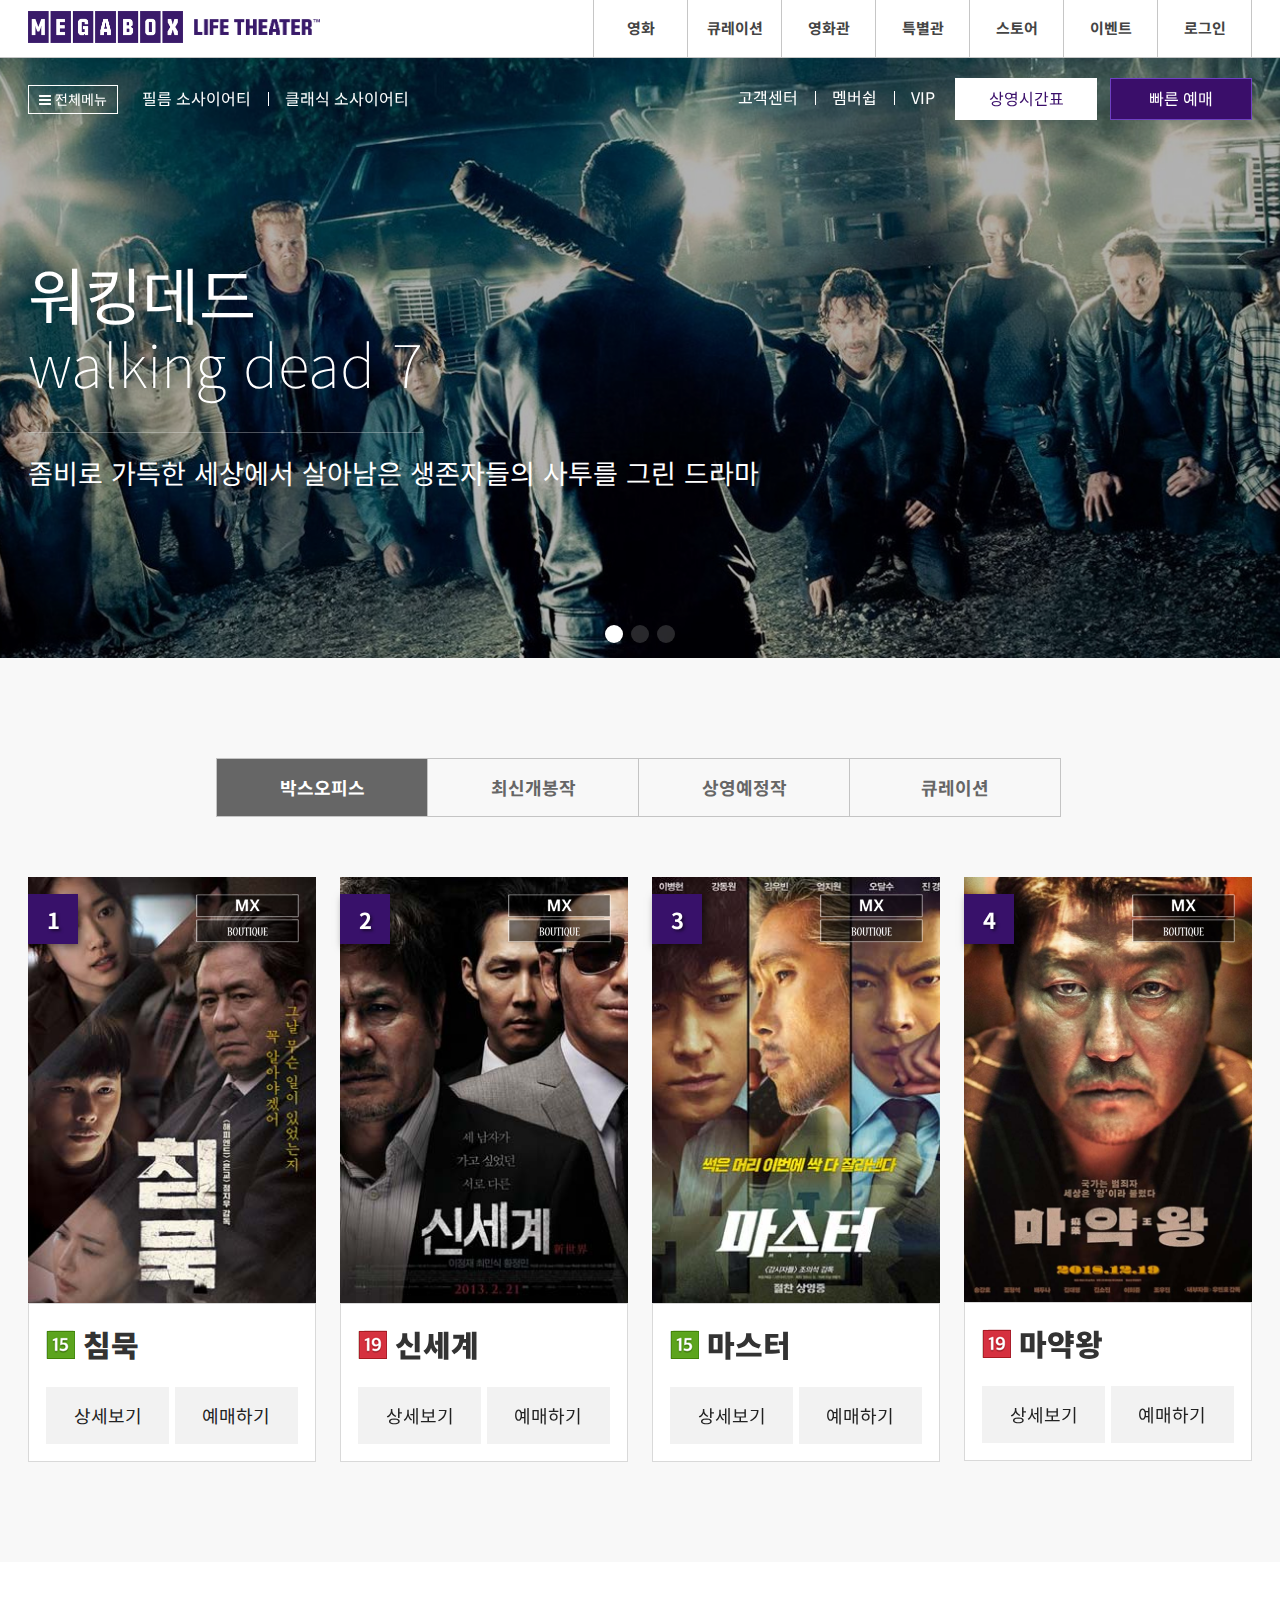
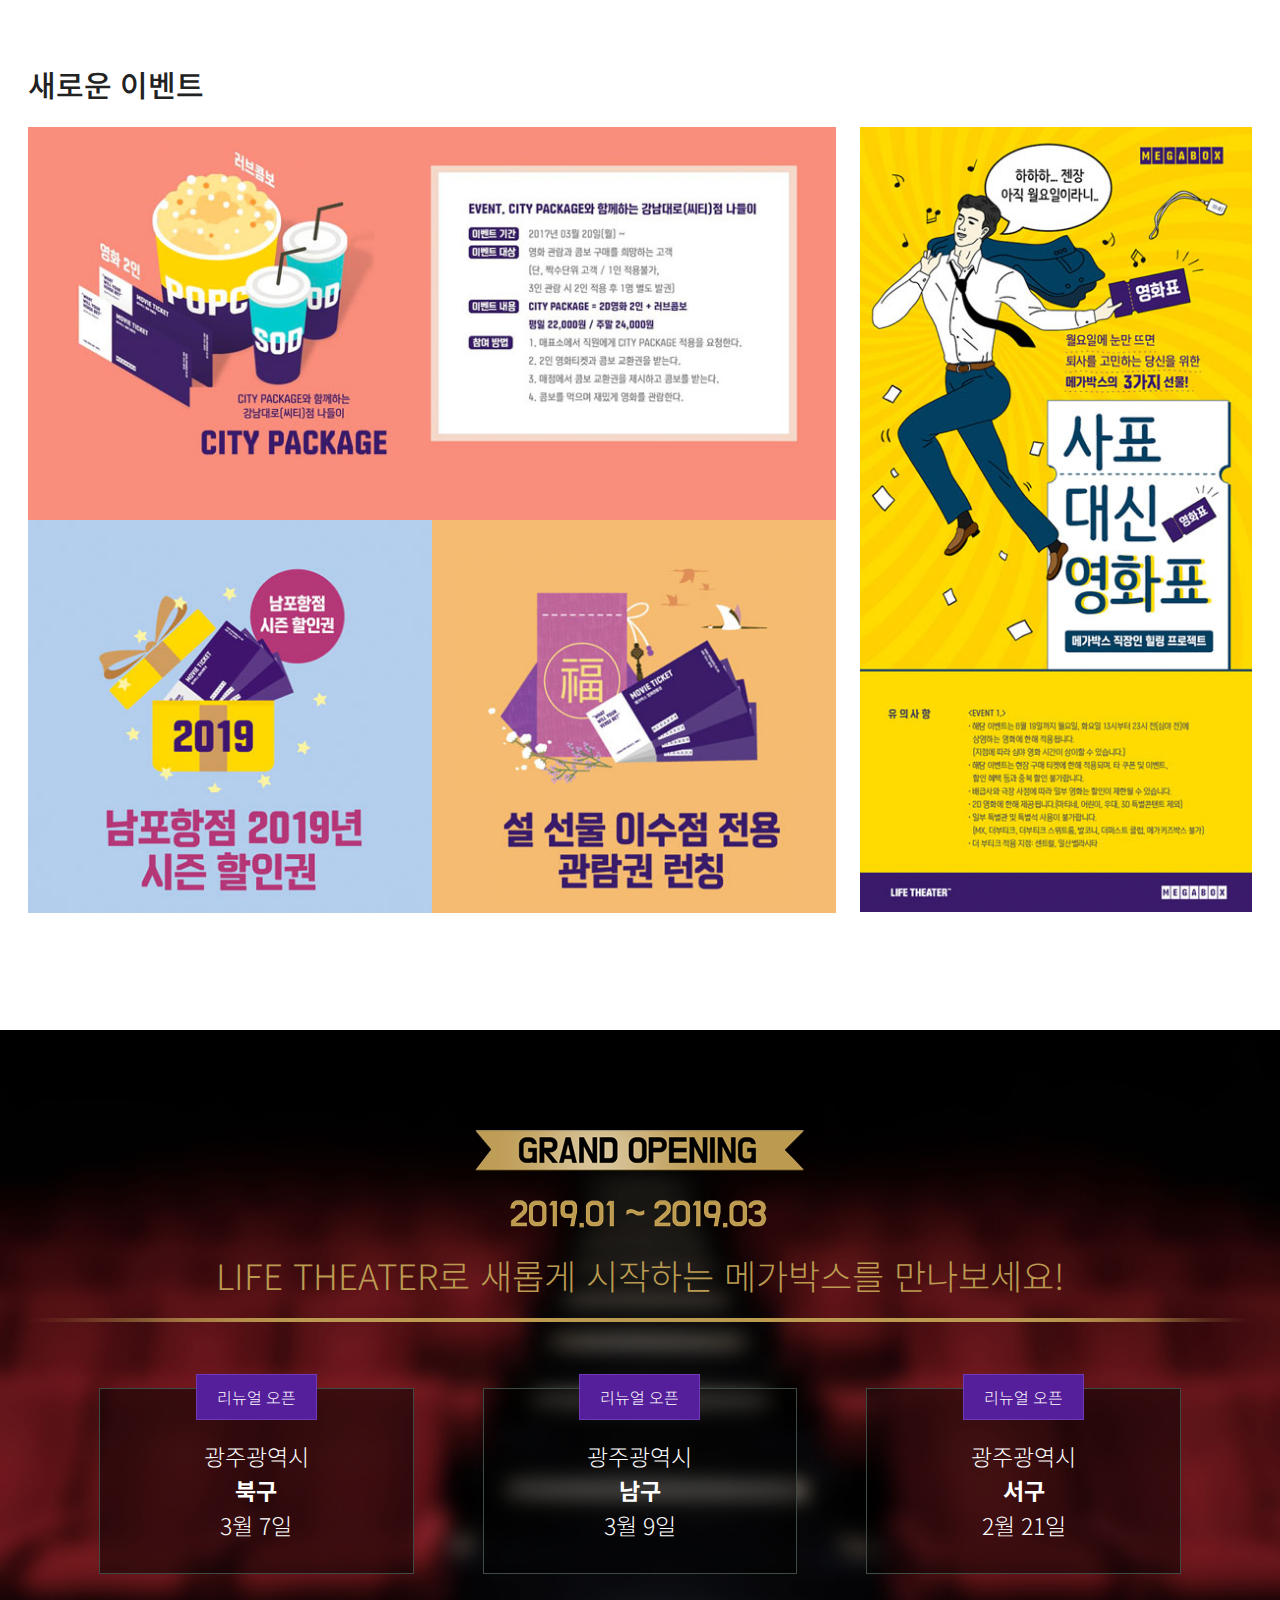
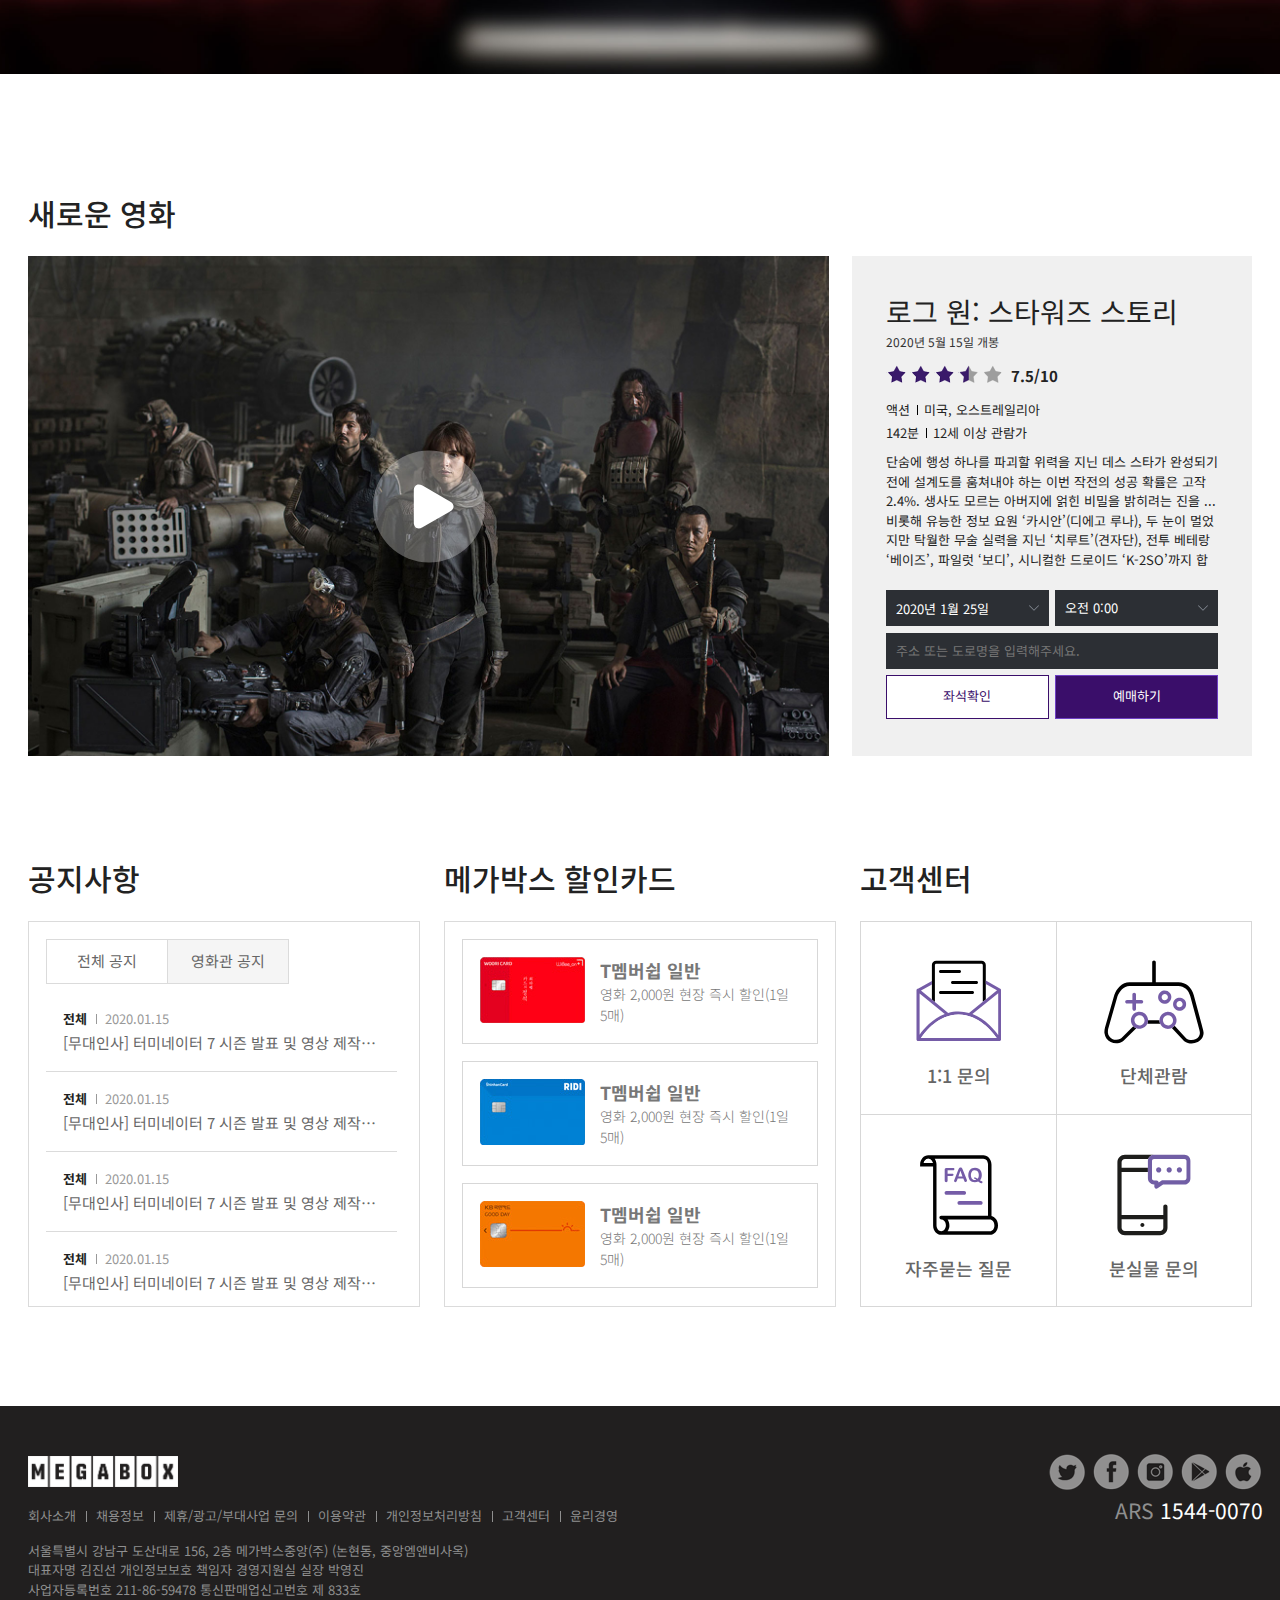
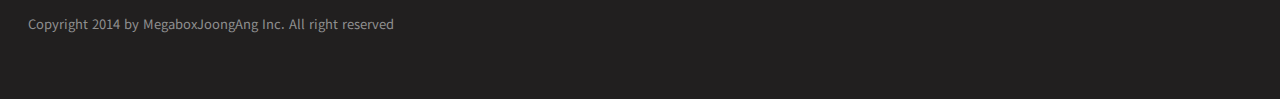
<file: megabox/index.html>
<!DOCTYPE html>
<html lang="ko">
<head>
	<meta charset="UTF-8">
    <meta name="viewport" content="user-scalable=no, initial-scale=1.0, maximum-scale=1.0, minimum-scale=1.0, width=device-width">
    <meta http-equiv="X-UA-Compatible" content="ie=edge">
    <!-- 구 익스플러로에서 화면이 깨질 수 있어서 넣어줌 -->
    <meta name="author" content="SeungWoo">
    <meta name="description" content="메가박스 사이트 따라만들기">
    <meta name="keywords" content="메가박스, 유투브, 영화, 최신영화, 영화관, CGV, 롯데시네마, 사이트 만들기, 따라하기">
    <title>메가박스 사이트 연습</title>

    <!-- CSS -->
    <link rel="stylesheet" href="assets/css/reset.css">
    <link rel="stylesheet" href="assets/css/style.css">
    <link rel="stylesheet" href="assets/css/swiper.css">
    <link rel="stylesheet" href="assets/css/font-awesome.css">

    <!-- 파비콘 -->
    <link rel="shortcut icon" href="assets/icons/favicon.ico">
    <link rel="apple-touch-icon-precomposed" href="assets/icons/favicon_72.png" />
    <link rel="apple-touch-icon-precomposed" sizes="96x96" href="assets/icons/favicon_96.png" />
    <link rel="apple-touch-icon-precomposed" sizes="144x144" href="assets/icons/favicon_144.png" />
    <link rel="apple-touch-icon-precomposed" sizes="192x192" href="assets/icons/favicon_192.png" />

    <!-- 페이스북 메타 태그 -->
    <meta property="og:title" content="메가박스 사이트 따라하기" />
    <meta property="og:url" content="tmddn0525.dothome.co.kr/megabox/index.html" />
    <meta property="og:image" content="img/movie.jpg" />
    <meta property="og:description" content="메가박스 사이트 따라만들기" />
   
    <!-- 트위터 메타 태그 -->
    <meta name="twitter:card" content="summary">
    <meta name="twitter:title" content="메가박스 사이트 따라하기">
    <meta name="twitter:url" content="tmddn0525.dothome.co.kr/megabox/index.html">
    <meta name="twitter:image" content="img/movie.jpg">
    <meta name="twitter:description" content="메가박스 사이트 따라만들기">

    <!-- 웹 폰트 -->
    <link href="https://fonts.googleapis.com/css?family=Noto+Sans+KR:100,300,400,500,700,900&subset=korean" rel="stylesheet">

    <!-- HTLM5shiv ie6~8 -->
    <!--[if lt IE 9]> 
      <script src="assets/js/html5shiv.min.js"></script>
      <script type="text/javascript">
         alert("현재 브라우저는 지원하지 않습니다. 크롬 브라우저를 추천합니다.!");
      </script>
   <![endif]-->
</head>
<body>
    <!-- 스킵 메뉴 -->
    <div id="skip">
        <a rel="bookmark" href="#movie">최신 영화 소식</a>
        <a rel="bookmark" href="#event">새로운 이벤트</a>
        <a rel="bookmark" href="#new">새로운 영화</a>
    </div>
    <!-- //스킵 메뉴 -->

    <header id="header">
        <div class="container">
            <div class="row">
                <div class="header clearfix">
                    <h1>
                        <a href="#">
                            <em><img src="assets/img/logo.png" alt="Megabox"></em>
                            <strong><img src="assets/img/logo-sub.png" alt="Life Theater"></strong>
                        </a>
                    </h1>
                    <nav id="mNav">
                        <h2 class="ir_so">메가박스 전체메뉴</h2>
                        <a href="#" class="ham"><span></span></a>
                    </nav>
                    <nav class="nav">
                        <ul class="clearfix">
                            <li><a href="#">영화</a></li>
                            <li><a href="#">큐레이션</a></li>
                            <li><a href="#">영화관</a></li>
                            <li><a href="#">특별관</a></li>
                            <li><a href="#">스토어</a></li>
                            <li><a href="#">이벤트</a></li>
                            <li><a href="#">로그인</a></li>
                        </ul>
                    </nav>
                </div>
            </div>
        </div>
    </header>
    <!-- //header -->

    <section id="banner">
        <h2 class="ir_so">최신 영화 소식</h2>
        <div class="banner_menu">
            <div class="container">
                <div class="row">
                    <div class="bm_left">
                        <ul>
                            <li class="total"><a href="#"><i class="fa fa-bars" aria-hidden="true"></i> 전체메뉴</a></li>
                            <li class="line"><a href="#">필름 소사이어티</a></li>
                            <li><a href="#">클래식 소사이어티</a></li>
                        </ul>
                    </div>
                    <div class="bm_right">
                        <ul>
                            <li class="line"><a href="#">고객센터</a></li>
                            <li class="line"><a href="#">멤버쉽</a></li>
                            <li><a href="#">VIP</a></li>
                        </ul>
                        <ul>
                            <li class="white"><a href="#">상영시간표</a></li>
                            <li class="purple"><a href="#">빠른 예매</a></li>
                        </ul>
                    </div>
                </div>
            </div>
        </div>
        <div class="slider">
            <div class="swiper-container">
                <div class="swiper-wrapper">
                    <div class="swiper-slide ss1">
                        <div class="container">
                            <div class="row">
                                <h2>워킹데드 <em>walking dead 7</em></h2>
                                <p>좀비로 가득한 세상에서 살아남은 생존자들의 사투를 그린 드라마</p>
                            </div>
                        </div>
                    </div>
                    <div class="swiper-slide ss2">
                        <div class="container">
                            <div class="row">
                                <h2>어벤져스: 엔드게임 <em>Avengers: Endgame</em></h2>
                                <p>인피니티 워 이후 절반만 살아남은 지구 마지막 희망이 된 어벤져스</p>
                            </div>
                        </div>
                    </div>
                    <div class="swiper-slide ss3">
                        <div class="container">
                            <div class="row">
                                <h2>왕좌의 게임 <em>Game Of Thrones</em></h2>
                                <p>허구의 세계인 웨스테로스 대륙의 7개의 국가와<br> 하위 몇 개의 국가들로 구성된 연맹 국가인<br> 칠 왕국의 통치권, 철 왕좌를 차지하기 위한 싸움</p>
                            </div>
                        </div>
                    </div>
                </div>
                <div class="swiper-pagination"></div>
                <div class="swiper-button-prev"></div>
                <div class="swiper-button-next"></div>
            </div>
        </div>
    </section>
    <!-- //banner -->

    <section id="movie">
        <div class="container">
            <div class="row">
                <div class="movie">
                    <h2 class="ir_so">영화 정보</h2>
                    <div class="movie_title">
                        <ul>
                            <li class="active"><a href="#">박스오피스</a></li>
                            <li><a href="#">최신개봉작</a></li>
                            <li><a href="#">상영예정작</a></li>
                            <li><a href="#">큐레이션</a></li>
                        </ul>
                    </div>
                    <div class="movie_chart">
                        <div class="swiper-container2">
                            <div class="chart_cont1 swiper-wrapper">
                                <div class="swiper-slide">
                                    <div class="poster">
                                        <figure>
                                            <img src="assets/img/poster01.jpg" srcset="assets/img/poster01@2.jpg 2x" alt="영화1">
                                        </figure>
                                        <div class="rank">
                                            <strong>1</strong>
                                        </div>
                                        <div class="mx">
                                            <span class="icon m ir_pm">MX</span>
                                            <span class="icon b ir_pm">Boutique</span>
                                        </div>
                                    </div>
                                    <div class="infor">
                                        <h3><span class="icon a15 ir_pm">전체관람가</span> <strong>침묵</strong></h3>
                                        <div class="infor_btn">
                                            <a href="#">상세보기</a>
                                            <a href="#">예매하기</a>
                                        </div>
                                    </div>
                                </div>
                                <div class="swiper-slide">
                                    <div class="poster">
                                        <figure>
                                            <img src="assets/img/poster02.jpg" srcset="assets/img/poster02@2.jpg 2x" alt="영화2">
                                        </figure>
                                        <div class="rank">
                                            <strong>2</strong>
                                        </div>
                                        <div class="mx">
                                            <span class="icon m ir_pm">MX</span>
                                            <span class="icon b ir_pm">Boutique</span>
                                        </div>
                                    </div>
                                    <div class="infor">
                                        <h3><span class="icon a19 ir_pm">전체관람가</span> <strong>신세계</strong></h3>
                                        <div class="infor_btn">
                                            <a href="#">상세보기</a>
                                            <a href="#">예매하기</a>
                                        </div>
                                    </div>
                                </div>
                                <div class="swiper-slide">
                                    <div class="poster">
                                        <figure>
                                            <img src="assets/img/poster03.jpg" srcset="assets/img/poster03@2.jpg 2x" alt="영화3">
                                        </figure>
                                        <div class="rank">
                                            <strong>3</strong>
                                        </div>
                                        <div class="mx">
                                            <span class="icon m ir_pm">MX</span>
                                            <span class="icon b ir_pm">Boutique</span>
                                        </div>
                                    </div>
                                    <div class="infor">
                                        <h3><span class="icon a15 ir_pm">전체관람가</span> <strong>마스터</strong></h3>
                                        <div class="infor_btn">
                                            <a href="#">상세보기</a>
                                            <a href="#">예매하기</a>
                                        </div>
                                    </div>
                                </div>
                                <div class="swiper-slide">
                                    <div class="poster">
                                        <figure>
                                            <img src="assets/img/poster04.jpg" srcset="assets/img/poster04@2.jpg 2x" alt="영화4">
                                        </figure>
                                        <div class="rank">
                                            <strong>4</strong>
                                        </div>
                                        <div class="mx">
                                            <span class="icon m ir_pm">MX</span>
                                            <span class="icon b ir_pm">Boutique</span>
                                        </div>
                                    </div>
                                    <div class="infor">
                                        <h3><span class="icon a19 ir_pm">전체관람가</span> <strong>마약왕</strong></h3>
                                        <div class="infor_btn">
                                            <a href="#">상세보기</a>
                                            <a href="#">예매하기</a>
                                        </div>
                                    </div>
                                </div>
                                <div class="swiper-slide">
                                    <div class="poster">
                                        <figure>
                                            <img src="assets/img/poster05.jpg" srcset="assets/img/poster05@2.jpg 2x" alt="영화5">
                                        </figure>
                                        <div class="rank">
                                            <strong>5</strong>
                                        </div>
                                        <div class="mx">
                                            <span class="icon m ir_pm">MX</span>
                                            <span class="icon b ir_pm">Boutique</span>
                                        </div>
                                    </div>
                                    <div class="infor">
                                        <h3><span class="icon a15 ir_pm">전체관람가</span> <strong>her</strong></h3>
                                        <div class="infor_btn">
                                            <a href="#">상세보기</a>
                                            <a href="#">예매하기</a>
                                        </div>
                                    </div>
                                </div>
                                <div class="swiper-slide">
                                    <div class="poster">
                                        <figure>
                                            <img src="assets/img/poster06.jpg" srcset="assets/img/poster06@2.jpg 2x" alt="영화6">
                                        </figure>
                                        <div class="rank">
                                            <strong>6</strong>
                                        </div>
                                        <div class="mx">
                                            <span class="icon m ir_pm">MX</span>
                                            <span class="icon b ir_pm">Boutique</span>
                                        </div>
                                    </div>
                                    <div class="infor">
                                        <h3><span class="icon a12 ir_pm">전체관람가</span> <strong>괴물</strong></h3>
                                        <div class="infor_btn">
                                            <a href="#">상세보기</a>
                                            <a href="#">예매하기</a>
                                        </div>
                                    </div>
                                </div>
                                <div class="swiper-slide">
                                    <div class="poster">
                                        <figure>
                                            <img src="assets/img/poster07.jpg" srcset="assets/img/poster07@2.jpg 2x" alt="영화7">
                                        </figure>
                                        <div class="rank">
                                            <strong>7</strong>
                                        </div>
                                        <div class="mx">
                                            <span class="icon m ir_pm">MX</span>
                                            <span class="icon b ir_pm">Boutique</span>
                                        </div>
                                    </div>
                                    <div class="infor">
                                        <h3><span class="icon a19 ir_pm">전체관람가</span> <strong>꼭두각시</strong></h3>
                                        <div class="infor_btn">
                                            <a href="#">상세보기</a>
                                            <a href="#">예매하기</a>
                                        </div>
                                    </div>
                                </div>
                                <div class="swiper-slide">
                                    <div class="poster">
                                        <figure>
                                            <img src="assets/img/poster08.jpg" srcset="assets/img/poster08@2.jpg 2x" alt="영화8">
                                        </figure>
                                        <div class="rank">
                                            <strong>8</strong>
                                        </div>
                                        <div class="mx">
                                            <span class="icon m ir_pm">MX</span>
                                            <span class="icon b ir_pm">Boutique</span>
                                        </div>
                                    </div>
                                    <div class="infor">
                                        <h3><span class="icon a15 ir_pm">전체관람가</span> <strong>겟 아웃</strong></h3>
                                        <div class="infor_btn">
                                            <a href="#">상세보기</a>
                                            <a href="#">예매하기</a>
                                        </div>
                                    </div>
                                </div>
                            </div>
                        </div>
                        <!-- //chart_cont1 -->
                        <div class="swiper-container2">
                            <div class="chart_cont2 swiper-wrapper">
                                <div class="swiper-slide">
                                    <div class="poster">
                                        <figure>
                                            <img src="assets/img/poster05.jpg" srcset="assets/img/poster05@2.jpg 2x" alt="영화1">
                                        </figure>
                                        <div class="rank">
                                            <strong>1</strong>
                                        </div>
                                        <div class="mx">
                                            <span class="icon m ir_pm">MX</span>
                                            <span class="icon b ir_pm">Boutique</span>
                                        </div>
                                    </div>
                                    <div class="infor">
                                        <h3><span class="icon a15 ir_pm">전체관람가</span> <strong>her</strong></h3>
                                        <div class="infor_btn">
                                            <a href="#">상세보기</a>
                                            <a href="#">예매하기</a>
                                        </div>
                                    </div>
                                </div>
                                <div class="swiper-slide">
                                    <div class="poster">
                                        <figure>
                                            <img src="assets/img/poster06.jpg" srcset="assets/img/poster06@2.jpg 2x" alt="영화2">
                                        </figure>
                                        <div class="rank">
                                            <strong>2</strong>
                                        </div>
                                        <div class="mx">
                                            <span class="icon m ir_pm">MX</span>
                                            <span class="icon b ir_pm">Boutique</span>
                                        </div>
                                    </div>
                                    <div class="infor">
                                        <h3><span class="icon a12 ir_pm">전체관람가</span> <strong>괴물</strong></h3>
                                        <div class="infor_btn">
                                            <a href="#">상세보기</a>
                                            <a href="#">예매하기</a>
                                        </div>
                                    </div>
                                </div>
                                <div class="swiper-slide">
                                    <div class="poster">
                                        <figure>
                                            <img src="assets/img/poster07.jpg" srcset="assets/img/poster07@2.jpg 2x" alt="영화3">
                                        </figure>
                                        <div class="rank">
                                            <strong>3</strong>
                                        </div>
                                        <div class="mx">
                                            <span class="icon m ir_pm">MX</span>
                                            <span class="icon b ir_pm">Boutique</span>
                                        </div>
                                    </div>
                                    <div class="infor">
                                        <h3><span class="icon a19 ir_pm">전체관람가</span> <strong>꼭두각시</strong></h3>
                                        <div class="infor_btn">
                                            <a href="#">상세보기</a>
                                            <a href="#">예매하기</a>
                                        </div>
                                    </div>
                                </div>
                                <div class="swiper-slide">
                                    <div class="poster">
                                        <figure>
                                            <img src="assets/img/poster08.jpg" srcset="assets/img/poster08@2.jpg 2x" alt="영화4">
                                        </figure>
                                        <div class="rank">
                                            <strong>4</strong>
                                        </div>
                                        <div class="mx">
                                            <span class="icon m ir_pm">MX</span>
                                            <span class="icon b ir_pm">Boutique</span>
                                        </div>
                                    </div>
                                    <div class="infor">
                                        <h3><span class="icon a15 ir_pm">전체관람가</span> <strong>겟 아웃</strong></h3>
                                        <div class="infor_btn">
                                            <a href="#">상세보기</a>
                                            <a href="#">예매하기</a>
                                        </div>
                                    </div>
                                </div>
                                <div class="swiper-slide">
                                    <div class="poster">
                                        <figure>
                                            <img src="assets/img/poster01.jpg" srcset="assets/img/poster01@2.jpg 2x" alt="영화5">
                                        </figure>
                                        <div class="rank">
                                            <strong>5</strong>
                                        </div>
                                        <div class="mx">
                                            <span class="icon m ir_pm">MX</span>
                                            <span class="icon b ir_pm">Boutique</span>
                                        </div>
                                    </div>
                                    <div class="infor">
                                        <h3><span class="icon a15 ir_pm">전체관람가</span> <strong>침묵</strong></h3>
                                        <div class="infor_btn">
                                            <a href="#">상세보기</a>
                                            <a href="#">예매하기</a>
                                        </div>
                                    </div>
                                </div>
                                <div class="swiper-slide">
                                    <div class="poster">
                                        <figure>
                                            <img src="assets/img/poster02.jpg" srcset="assets/img/poster02@2.jpg 2x" alt="영화6">
                                        </figure>
                                        <div class="rank">
                                            <strong>6</strong>
                                        </div>
                                        <div class="mx">
                                            <span class="icon m ir_pm">MX</span>
                                            <span class="icon b ir_pm">Boutique</span>
                                        </div>
                                    </div>
                                    <div class="infor">
                                        <h3><span class="icon a19 ir_pm">전체관람가</span> <strong>신세계</strong></h3>
                                        <div class="infor_btn">
                                            <a href="#">상세보기</a>
                                            <a href="#">예매하기</a>
                                        </div>
                                    </div>
                                </div>
                                <div class="swiper-slide">
                                    <div class="poster">
                                        <figure>
                                            <img src="assets/img/poster03.jpg" srcset="assets/img/poster03@2.jpg 2x" alt="영화7">
                                        </figure>
                                        <div class="rank">
                                            <strong>7</strong>
                                        </div>
                                        <div class="mx">
                                            <span class="icon m ir_pm">MX</span>
                                            <span class="icon b ir_pm">Boutique</span>
                                        </div>
                                    </div>
                                    <div class="infor">
                                        <h3><span class="icon a15 ir_pm">전체관람가</span> <strong>마스터</strong></h3>
                                        <div class="infor_btn">
                                            <a href="#">상세보기</a>
                                            <a href="#">예매하기</a>
                                        </div>
                                    </div>
                                </div>
                                <div class="swiper-slide">
                                    <div class="poster">
                                        <figure>
                                            <img src="assets/img/poster04.jpg" srcset="assets/img/poster04@2.jpg 2x" alt="영화8">
                                        </figure>
                                        <div class="rank">
                                            <strong>8</strong>
                                        </div>
                                        <div class="mx">
                                            <span class="icon m ir_pm">MX</span>
                                            <span class="icon b ir_pm">Boutique</span>
                                        </div>
                                    </div>
                                    <div class="infor">
                                        <h3><span class="icon a19 ir_pm">전체관람가</span> <strong>마약왕</strong></h3>
                                        <div class="infor_btn">
                                            <a href="#">상세보기</a>
                                            <a href="#">예매하기</a>
                                        </div>
                                    </div>
                                </div>
                            </div>
                        </div>
                        <!-- //chart_cont2 -->
                        <div class="swiper-container2">
                            <div class="chart_cont3 swiper-wrapper">
                                <div class="swiper-slide">
                                    <div class="poster">
                                        <figure>
                                            <img src="assets/img/poster06.jpg" srcset="assets/img/poster06@2.jpg 2x" alt="영화1">
                                        </figure>
                                        <div class="rank">
                                            <strong>1</strong>
                                        </div>
                                        <div class="mx">
                                            <span class="icon m ir_pm">MX</span>
                                            <span class="icon b ir_pm">Boutique</span>
                                        </div>
                                    </div>
                                    <div class="infor">
                                        <h3><span class="icon a12 ir_pm">전체관람가</span> <strong>괴물</strong></h3>
                                        <div class="infor_btn">
                                            <a href="#">상세보기</a>
                                            <a href="#">예매하기</a>
                                        </div>
                                    </div>
                                </div>
                                <div class="swiper-slide">
                                    <div class="poster">
                                        <figure>
                                            <img src="assets/img/poster07.jpg" srcset="assets/img/poster07@2.jpg 2x" alt="영화2">
                                        </figure>
                                        <div class="rank">
                                            <strong>2</strong>
                                        </div>
                                        <div class="mx">
                                            <span class="icon m ir_pm">MX</span>
                                            <span class="icon b ir_pm">Boutique</span>
                                        </div>
                                    </div>
                                    <div class="infor">
                                        <h3><span class="icon a19 ir_pm">전체관람가</span> <strong>꼭두각시</strong></h3>
                                        <div class="infor_btn">
                                            <a href="#">상세보기</a>
                                            <a href="#">예매하기</a>
                                        </div>
                                    </div>
                                </div>
                                <div class="swiper-slide">
                                    <div class="poster">
                                        <figure>
                                            <img src="assets/img/poster08.jpg" srcset="assets/img/poster08@2.jpg 2x" alt="영화3">
                                        </figure>
                                        <div class="rank">
                                            <strong>3</strong>
                                        </div>
                                        <div class="mx">
                                            <span class="icon m ir_pm">MX</span>
                                            <span class="icon b ir_pm">Boutique</span>
                                        </div>
                                    </div>
                                    <div class="infor">
                                        <h3><span class="icon a15 ir_pm">전체관람가</span> <strong>겟 아웃</strong></h3>
                                        <div class="infor_btn">
                                            <a href="#">상세보기</a>
                                            <a href="#">예매하기</a>
                                        </div>
                                    </div>
                                </div>
                                <div class="swiper-slide">
                                    <div class="poster">
                                        <figure>
                                            <img src="assets/img/poster09.jpg" srcset="assets/img/poster09@2.jpg 2x" alt="영화4">
                                        </figure>
                                        <div class="rank">
                                            <strong>4</strong>
                                        </div>
                                        <div class="mx">
                                            <span class="icon m ir_pm">MX</span>
                                            <span class="icon b ir_pm">Boutique</span>
                                        </div>
                                    </div>
                                    <div class="infor">
                                        <h3><span class="icon a15 ir_pm">전체관람가</span> <strong>문라이트</strong></h3>
                                        <div class="infor_btn">
                                            <a href="#">상세보기</a>
                                            <a href="#">예매하기</a>
                                        </div>
                                    </div>
                                </div>
                                <div class="swiper-slide">
                                        <div class="poster">
                                            <figure>
                                                <img src="assets/img/poster01.jpg" srcset="assets/img/poster01@2.jpg 2x" alt="영화5">
                                            </figure>
                                            <div class="rank">
                                                <strong>5</strong>
                                            </div>
                                            <div class="mx">
                                                <span class="icon m ir_pm">MX</span>
                                                <span class="icon b ir_pm">Boutique</span>
                                            </div>
                                        </div>
                                        <div class="infor">
                                            <h3><span class="icon a15 ir_pm">전체관람가</span> <strong>침묵</strong></h3>
                                            <div class="infor_btn">
                                                <a href="#">상세보기</a>
                                                <a href="#">예매하기</a>
                                            </div>
                                        </div>
                                </div>
                                <div class="swiper-slide">
                                    <div class="poster">
                                        <figure>
                                            <img src="assets/img/poster02.jpg" srcset="assets/img/poster02@2.jpg 2x" alt="영화6">
                                        </figure>
                                        <div class="rank">
                                            <strong>6</strong>
                                        </div>
                                        <div class="mx">
                                            <span class="icon m ir_pm">MX</span>
                                            <span class="icon b ir_pm">Boutique</span>
                                        </div>
                                    </div>
                                    <div class="infor">
                                        <h3><span class="icon a19 ir_pm">전체관람가</span> <strong>신세계</strong></h3>
                                        <div class="infor_btn">
                                            <a href="#">상세보기</a>
                                            <a href="#">예매하기</a>
                                        </div>
                                    </div>
                                </div>
                                <div class="swiper-slide">
                                    <div class="poster">
                                        <figure>
                                            <img src="assets/img/poster03.jpg" srcset="assets/img/poster03@2.jpg 2x" alt="영화7">
                                        </figure>
                                        <div class="rank">
                                            <strong>7</strong>
                                        </div>
                                        <div class="mx">
                                            <span class="icon m ir_pm">MX</span>
                                            <span class="icon b ir_pm">Boutique</span>
                                        </div>
                                    </div>
                                    <div class="infor">
                                        <h3><span class="icon a15 ir_pm">전체관람가</span> <strong>마스터</strong></h3>
                                        <div class="infor_btn">
                                            <a href="#">상세보기</a>
                                            <a href="#">예매하기</a>
                                        </div>
                                    </div>
                                </div>
                                <div class="swiper-slide">
                                    <div class="poster">
                                        <figure>
                                            <img src="assets/img/poster04.jpg" srcset="assets/img/poster04@2.jpg 2x" alt="영화8">
                                        </figure>
                                        <div class="rank">
                                            <strong>8</strong>
                                        </div>
                                        <div class="mx">
                                            <span class="icon m ir_pm">MX</span>
                                            <span class="icon b ir_pm">Boutique</span>
                                        </div>
                                    </div>
                                    <div class="infor">
                                        <h3><span class="icon a19 ir_pm">전체관람가</span> <strong>마약왕</strong></h3>
                                        <div class="infor_btn">
                                            <a href="#">상세보기</a>
                                            <a href="#">예매하기</a>
                                        </div>
                                    </div>
                                </div>
                            </div>
                        </div>
                        <!-- //chart_cont3 -->
                        <div class="swiper-container2">
                            <div class="chart_cont4 swiper-wrapper">
                                <div class="swiper-slide">
                                    <div class="poster">
                                        <figure>
                                            <img src="assets/img/poster10.jpg" srcset="assets/img/poster10@2.jpg 2x" alt="영화1">
                                        </figure>
                                        <div class="rank">
                                            <strong>1</strong>
                                        </div>
                                        <div class="mx">
                                            <span class="icon m ir_pm">MX</span>
                                            <span class="icon b ir_pm">Boutique</span>
                                        </div>
                                    </div>
                                    <div class="infor">
                                        <h3><span class="icon a12 ir_pm">전체관람가</span> <strong>보헤미안랩소디</strong></h3>
                                        <div class="infor_btn">
                                            <a href="#">상세보기</a>
                                            <a href="#">예매하기</a>
                                        </div>
                                    </div>
                                </div>
                                <div class="swiper-slide">
                                    <div class="poster">
                                        <figure>
                                            <img src="assets/img/poster09.jpg" srcset="assets/img/poster09@2.jpg 2x" alt="영화2">
                                        </figure>
                                        <div class="rank">
                                            <strong>2</strong>
                                        </div>
                                        <div class="mx">
                                            <span class="icon m ir_pm">MX</span>
                                            <span class="icon b ir_pm">Boutique</span>
                                        </div>
                                    </div>
                                    <div class="infor">
                                        <h3><span class="icon a15 ir_pm">전체관람가</span> <strong>문라이트</strong></h3>
                                        <div class="infor_btn">
                                            <a href="#">상세보기</a>
                                            <a href="#">예매하기</a>
                                        </div>
                                    </div>
                                </div>
                                <div class="swiper-slide">
                                    <div class="poster">
                                        <figure>
                                            <img src="assets/img/poster08.jpg" srcset="assets/img/poster08@2.jpg 2x" alt="영화3">
                                        </figure>
                                        <div class="rank">
                                            <strong>3</strong>
                                        </div>
                                        <div class="mx">
                                            <span class="icon m ir_pm">MX</span>
                                            <span class="icon b ir_pm">Boutique</span>
                                        </div>
                                    </div>
                                    <div class="infor">
                                        <h3><span class="icon a15 ir_pm">전체관람가</span> <strong>겟 아웃</strong></h3>
                                        <div class="infor_btn">
                                            <a href="#">상세보기</a>
                                            <a href="#">예매하기</a>
                                        </div>
                                    </div>
                                </div>
                                <div class="swiper-slide">
                                    <div class="poster">
                                        <figure>
                                            <img src="assets/img/poster07.jpg" srcset="assets/img/poster07@2.jpg 2x" alt="영화4">
                                        </figure>
                                        <div class="rank">
                                            <strong>4</strong>
                                        </div>
                                        <div class="mx">
                                            <span class="icon m ir_pm">MX</span>
                                            <span class="icon b ir_pm">Boutique</span>
                                        </div>
                                    </div>
                                    <div class="infor">
                                        <h3><span class="icon a19 ir_pm">전체관람가</span> <strong>꼭두각시</strong></h3>
                                        <div class="infor_btn">
                                            <a href="#">상세보기</a>
                                            <a href="#">예매하기</a>
                                        </div>
                                    </div>
                                </div>
                                <div class="swiper-slide">
                                    <div class="poster">
                                        <figure>
                                            <img src="assets/img/poster01.jpg" srcset="assets/img/poster01@2.jpg 2x" alt="영화5">
                                        </figure>
                                        <div class="rank">
                                            <strong>5</strong>
                                        </div>
                                        <div class="mx">
                                            <span class="icon m ir_pm">MX</span>
                                            <span class="icon b ir_pm">Boutique</span>
                                        </div>
                                    </div>
                                    <div class="infor">
                                        <h3><span class="icon a15 ir_pm">전체관람가</span> <strong>침묵</strong></h3>
                                        <div class="infor_btn">
                                            <a href="#">상세보기</a>
                                            <a href="#">예매하기</a>
                                        </div>
                                    </div>
                                </div>
                                <div class="swiper-slide">
                                    <div class="poster">
                                        <figure>
                                            <img src="assets/img/poster02.jpg" srcset="assets/img/poster02@2.jpg 2x" alt="영화6">
                                        </figure>
                                        <div class="rank">
                                            <strong>6</strong>
                                        </div>
                                        <div class="mx">
                                            <span class="icon m ir_pm">MX</span>
                                            <span class="icon b ir_pm">Boutique</span>
                                        </div>
                                    </div>
                                    <div class="infor">
                                        <h3><span class="icon a19 ir_pm">전체관람가</span> <strong>신세계</strong></h3>
                                        <div class="infor_btn">
                                            <a href="#">상세보기</a>
                                            <a href="#">예매하기</a>
                                        </div>
                                    </div>
                                </div>
                                <div class="swiper-slide">
                                    <div class="poster">
                                        <figure>
                                            <img src="assets/img/poster03.jpg" srcset="assets/img/poster03@2.jpg 2x" alt="영화7">
                                        </figure>
                                        <div class="rank">
                                            <strong>7</strong>
                                        </div>
                                        <div class="mx">
                                            <span class="icon m ir_pm">MX</span>
                                            <span class="icon b ir_pm">Boutique</span>
                                        </div>
                                    </div>
                                    <div class="infor">
                                        <h3><span class="icon a15 ir_pm">전체관람가</span> <strong>마스터</strong></h3>
                                        <div class="infor_btn">
                                            <a href="#">상세보기</a>
                                            <a href="#">예매하기</a>
                                        </div>
                                    </div>
                                </div>
                                <div class="swiper-slide">
                                    <div class="poster">
                                        <figure>
                                            <img src="assets/img/poster04.jpg" srcset="assets/img/poster04@2.jpg 2x" alt="영화8">
                                        </figure>
                                        <div class="rank">
                                            <strong>8</strong>
                                        </div>
                                        <div class="mx">
                                            <span class="icon m ir_pm">MX</span>
                                            <span class="icon b ir_pm">Boutique</span>
                                        </div>
                                    </div>
                                    <div class="infor">
                                        <h3><span class="icon a19 ir_pm">전체관람가</span> <strong>마약왕</strong></h3>
                                        <div class="infor_btn">
                                            <a href="#">상세보기</a>
                                            <a href="#">예매하기</a>
                                        </div>
                                    </div>
                                </div>
                            </div>
                        </div>
                        <!-- //chart_cont4 -->
                    </div>
                </div>
            </div>
        </div>

    </section>
    <!-- //movie -->

    <section id="event">
        <div class="container">
            <div class="row">
                <div class="event">
                    <h2>새로운 이벤트</h2>
                    <div class="event_left">
                        <div class="event_slider">
                            <img src="assets/img/event01.jpg" srcset="assets/img/event01@2.jpg 2x" alt="시티 패키지">
                        </div>
                        <div class="event_box1">
                            <img src="assets/img/event02.jpg" srcset="assets/img/event02@2.jpg 2x" alt="남포항점 2019 시즌할인">
                        </div>
                        <div class="event_box2">
                            <img src="assets/img/event03.jpg" srcset="assets/img/event03@2.jpg 2x" alt="설 선물 이수점 전용 관람권 런칭">
                        </div>
                    </div>
                    <div class="event_right">
                        <img src="assets/img/event04.jpg" srcset="assets/img/event04@2.jpg 2x" alt="사표 대신 영화표">
                    </div>
                </div>
            </div>
        </div>
    </section>
    <!-- //event -->

    <section id="opening">
        <div class="container">
            <div class="row">
                <div class="opening">
                    <h2><span class="grand icon ir_pm">Grand Opening</span></h2>
                    <strong class="date icon ir_pm">2020.01 ~ 2020.03</strong>
                    <p class="desc">LIFE THEATER로 새롭게 시작하는 메가박스를 만나보세요!</p>
                    <div class="open_box">
                        <div>
                            <h3>리뉴얼 오픈</h3>
                            <p><em>광주광역시</em><strong>북구</strong>3월 7일</p>
                        </div>
                        <div>
                            <h3>리뉴얼 오픈</h3>
                            <p><em>광주광역시</em><strong>남구</strong>3월 9일</p>
                        </div>
                        <div>
                            <h3>리뉴얼 오픈</h3>
                            <p><em>광주광역시</em><strong>서구</strong>2월 21일</p>
                        </div>
                    </div>
                </div>
            </div>
        </div>
    </section>
    <!-- //opening -->

    <section id="new">
        <div class="container">
            <div class="row">
                <div class="new">
                    <h2>새로운 영화</h2>
                    <div class="new_left">
                        <div class="play" id="showTrailer" data-youtube="F1239ZePXfM">
                            <svg version="1.1" id="Layer_1" xmlns="http://www.w3.org/2000/svg" xmlns:xlink="http://www.w3.org/1999/xlink" x="0px" y="0px"
                            viewBox="0 0 120 120" style="enable-background:new 0 0 120 120;" xml:space="preserve">
                                <circle class="st0" cx="60" cy="60.4" r="56"/>
                                <path class="st1" d="M81,65.4c4.8-2.8,4.8-7.2,0-10L53.5,39.6c-4.8-2.8-8.7-0.5-8.7,5v31.7c0,5.5,3.9,7.8,8.7,5L81,65.4z"/>
                            </svg>
                        </div>
                    </div>
                    <div class="new_right">
                        <div class="title">로그 원: 스타워즈 스토리</div>
                        <span class="release">2020년 5월 15일 개봉</span>
                        <div class="star">
                            <span class="icon star1"></span>
                            <span class="icon star1"></span>
                            <span class="icon star1"></span>
                            <span class="icon star2"></span>
                            <span class="icon star0"></span>
                            <strong>7.5/10</strong>
                        </div>
                        <ul class="summary">
                            <li class="genre"><span class="bar">액션</span><span>미국, 오스트레일리아</span></li>
                            <li class="age"><span class="bar">142분</span><span>12세 이상 관람가</span></li>
                            <li class="desc">단숨에 행성 하나를 파괴할 위력을 지닌 데스 스타가 완성되기 전에 설계도를 훔쳐내야 하는 이번 작전의 성공 확률은 고작 2.4%. 생사도 모르는 아버지에 얽힌 비밀을 밝히려는 진을 ...비롯해 유능한 정보 요원 ‘카시안’(디에고 루나), 두 눈이 멀었지만 탁월한 무술 실력을 지닌 ‘치루트’(견자단), 전투 베테랑 ‘베이즈’, 파일럿 ‘보디’, 시니컬한 드로이드 ‘K-2SO’까지 합류, 거대한 전쟁을 끝낼 ‘로그 원’이 이끄는 가장 비밀스런 작전이 시작되는데…</li>
                        </ul>
                        <div class="select">
                            <div class="s1">
                                <label for="udate" class="ir_so">날짜</label>
                                <input type="text" id="udate" name="udate" value="2020년 1월 25일" class="ui_select2">
                            </div>
                            <div class="s2">
                                <label for="utime" class="ir_so">시간</label>
                                <select id="utime" name="utime" class="ui_select2">
                                    <option value="오전 0:00">오전 0:00</option>
                                    <option value="오전 1:00">오전 1:00</option>
                                    <option value="오전 2:00">오전 2:00</option>
                                    <option value="오전 3:00">오전 3:00</option>
                                    <option value="오전 4:00">오전 4:00</option>
                                    <option value="오전 5:00">오전 5:00</option>
                                    <option value="오전 6:00">오전 6:00</option>
                                    <option value="오전 7:00">오전 7:00</option>
                                    <option value="오전 8:00">오전 8:00</option>
                                    <option value="오전 9:00">오전 9:00</option>
                                    <option value="오전 10:00">오전 10:00</option>
                                    <option value="오전 11:00">오전 11:00</option>
                                    <option value="오전 12:00">오전 12:00</option>
                                    <option value="오후 1:00">오후 1:00</option>
                                    <option value="오후 2:00">오후 2:00</option>
                                    <option value="오후 3:00">오후 3:00</option>
                                    <option value="오후 4:00">오후 4:00</option>
                                    <option value="오후 5:00">오후 5:00</option>
                                    <option value="오후 6:00">오후 6:00</option>
                                    <option value="오후 7:00">오후 7:00</option>
                                    <option value="오후 8:00">오후 8:00</option>
                                    <option value="오후 9:00">오후 9:00</option>
                                    <option value="오후 10:00">오후 10:00</option>
                                    <option value="오후 11:00">오후 11:00</option>
                                    <option value="오후 12:00">오후 12:00</option>
                                </select>
                            </div>
                            <div class="s3">
                                <label for="utext" class="ir_so">주소 또는 도로명을 입력해주세요.</label>
                                <input type="text" id="utext" name="utext" class="ui_input3" placeholder="주소 또는 도로명을 입력해주세요.">
                            </div>
                        </div>
                        <div class="btn">
                                <a href="#" class="white">좌석확인</a>
                                <a href="#" class="purple">예매하기</a>
                        </div>
                    </div>
                </div>
            </div>
        </div>
    </section>
    <!-- //new -->

    <section id="help">
        <div class="container">
            <div class="row">
                <div class="help clearfix">
                    <article class="help_box1">
                        <h3>공지사항</h3>
                        <div class="notice">
                            <ul>
                                <li class="active"><a href="#">전체 공지</a>
                                    <ul>
                                        <li>
                                            <dl>
                                                <dt><strong class="bar">전체</strong> <em>2020.01.15</em></dt>
                                                <dd><a href="#">[무대인사] 터미네이터 7 시즌 발표 및 영상 제작 10주년 기념 라이브</a></dd>
                                            </dl>
                                        </li>
                                        <li>
                                            <dl>
                                                <dt><strong class="bar">전체</strong> <em>2020.01.15</em></dt>
                                                <dd><a href="#">[무대인사] 터미네이터 7 시즌 발표 및 영상 제작 10주년 기념 라이브</a></dd>
                                            </dl>
                                        </li>
                                        <li>
                                            <dl>
                                                <dt><strong class="bar">전체</strong> <em>2020.01.15</em></dt>
                                                <dd><a href="#">[무대인사] 터미네이터 7 시즌 발표 및 영상 제작 10주년 기념 라이브</a></dd>
                                            </dl>
                                        </li>
                                        <li>
                                            <dl>
                                                <dt><strong class="bar">전체</strong> <em>2020.01.15</em></dt>
                                                <dd><a href="#">[무대인사] 터미네이터 7 시즌 발표 및 영상 제작 10주년 기념 라이브</a></dd>
                                            </dl>
                                        </li>
                                    </ul>
                                </li>
                                <li><a href="#">영화관 공지</a>
                                    <ul>
                                        <li>
                                            <dl>
                                                <dt><strong class="bar">북구</strong> <em>2020.01.15</em></dt>
                                                <dd><a href="#">[무대인사] 터미네이터 7 시즌 발표 및 영상 제작 10주년 기념 라이브</a></dd>
                                            </dl>
                                        </li>
                                        <li>
                                            <dl>
                                                <dt><strong class="bar">서구</strong> <em>2020.01.15</em></dt>
                                                <dd><a href="#">[무대인사] 터미네이터 7 시즌 발표 및 영상 제작 10주년 기념 라이브</a></dd>
                                            </dl>
                                        </li>
                                        <li>
                                            <dl>
                                                <dt><strong class="bar">남구</strong> <em>2020.01.15</em></dt>
                                                <dd><a href="#">[무대인사] 터미네이터 7 시즌 발표 및 영상 제작 10주년 기념 라이브</a></dd>
                                            </dl>
                                        </li>
                                        <li>
                                            <dl>
                                                <dt><strong class="bar">동구</strong> <em>2020.01.15</em></dt>
                                                <dd><a href="#">[무대인사] 터미네이터 7 시즌 발표 및 영상 제작 10주년 기념 라이브</a></dd>
                                            </dl>
                                        </li>
                                    </ul>
                                </li>
                            </ul>
                        </div>
                    </article>
                    <article class="help_box2">
                        <h3>메가박스 할인카드</h3>
                        <div class="card">
                            <ul>
                                <li>
                                    <a href="#">
                                        <span><img src="assets/img/card01.jpg" srcset="assets/img/card01.jpg@2 2x" alt="card01"></span>
                                        <strong>T멤버쉽 일반</strong>
                                        <em>영화 2,000원 현장 즉시 할인(1일 5매)</em>
                                    </a>
                                </li>
                                <li>
                                    <a href="#">
                                        <span><img src="assets/img/card02.jpg" srcset="assets/img/card02.jpg@2 2x" alt="card02"></span>
                                        <strong>T멤버쉽 일반</strong>
                                        <em>영화 2,000원 현장 즉시 할인(1일 5매)</em>
                                    </a>
                                </li>
                                <li>
                                    <a href="#">
                                        <span><img src="assets/img/card03.jpg" srcset="assets/img/card03.jpg@2 2x" alt="card03"></span>
                                        <strong>T멤버쉽 일반</strong>
                                        <em>영화 2,000원 현장 즉시 할인(1일 5매)</em>
                                    </a>
                                </li>
                            </ul>
                        </div>
                    </article>
                    <article class="help_box3">
                        <h3>고객센터</h3>
                        <div class="service">
                            <ul>
                                <li>
                                    <a href="#">
                                        <span class="img_svg">
                                            <svg version="1.1" id="Layer_1" xmlns="http://www.w3.org/2000/svg" xmlns:xlink="http://www.w3.org/1999/xlink" x="0px" y="0px"
                                                    viewBox="0 0 120 120" style="enable-background:new 0 0 120 120;" xml:space="preserve">
                                                <g>
                                                    <polygon style="fill:none;" points="86.9,57.4 98.1,48.3 97.9,48.2 86.9,48.2"/>
                                                    <polygon style="fill:none;" points="22.5,48.2 21.9,48.6 32.9,57.6 32.9,48.2"/>
                                                    <polygon style="fill:#FFFFFF;" points="97.9,48.2 86.9,42 86.9,48.2"/>
                                                    <polygon style="fill:#FFFFFF;" points="32.9,42.4 22.5,48.2 32.9,48.2"/>
                                                    <path style="fill:#FFFFFF;" d="M83.9,23c0-0.7-0.6-1.3-1.3-1.3H37.2c-0.7,0-1.3,0.6-1.3,1.3v37L49.2,71c3.2-0.9,6.7-1.4,10.3-1.4
                                                        c3.5,0,7,0.5,10.5,1.5l13.9-11.2V23z M52,40.5c0-0.8,0.7-1.5,1.5-1.5h24c0.8,0,1.5,0.7,1.5,1.5S78.3,42,77.5,42h-24
                                                        C52.7,42,52,41.3,52,40.5z M41.5,31c-0.8,0-1.5-0.7-1.5-1.5s0.7-1.5,1.5-1.5h19c0.8,0,1.5,0.7,1.5,1.5S61.3,31,60.5,31H41.5z
                                                            M73.5,52h-32c-0.8,0-1.5-0.7-1.5-1.5s0.7-1.5,1.5-1.5h32c0.8,0,1.5,0.7,1.5,1.5S74.3,52,73.5,52z"/>
                                                    <path d="M32.9,42.4v5.8v9.4l3,2.5V23c0-0.7,0.6-1.3,1.3-1.3h45.3c0.7,0,1.3,0.6,1.3,1.3v36.8l3-2.4v-9.2V42v-3.4V23
                                                        c0-2.4-1.9-4.3-4.3-4.3H37.2c-2.4,0-4.3,1.9-4.3,4.3v15.9V42.4z"/>
                                                    <path style="fill:#FFFFFF;" d="M73.4,72.1c6,2.3,11.8,6,17.2,11.1c3.8,3.6,6.7,7.1,8.5,9.7V51.4L73.4,72.1z"/>
                                                    <path style="fill:#FFFFFF;" d="M20.6,51.4v41.3c4-5.7,12.6-16,25.2-20.7L20.6,51.4z"/>
                                                    <path style="fill:#755CA7;" d="M101.6,47.1l0.1-0.2l-14.9-8.4V42l11.1,6.2l0.2,0.1l-11.3,9.1l-3,2.4L70,71c-3.4-1-6.9-1.5-10.5-1.5
                                                        c-3.7,0-7.1,0.5-10.3,1.4L35.9,60l-3-2.5l-11-9l0.6-0.3l10.4-5.8v-3.4L19,46.7c-0.2,0-0.4,0-0.6,0.1c-0.5,0.2-0.9,0.8-0.9,1.4v49.3
                                                        c0,0.8,0.7,1.5,1.5,1.5h0.2h81.1h0.2c0.8,0,1.5-0.7,1.5-1.5V48.2C102.1,47.8,102,47.4,101.6,47.1z M99.1,92.9
                                                        c-1.9-2.6-4.7-6.1-8.5-9.7c-5.4-5.1-11.2-8.8-17.2-11.1l25.8-20.8V92.9z M97.7,96H22c4.2-6.2,17.5-23.5,37.5-23.5
                                                        C79.6,72.5,93.3,89.7,97.7,96z M20.6,92.7V51.4L45.8,72C33.2,76.8,24.6,87,20.6,92.7z"/>
                                                    <path style="fill:#FFFFFF;" d="M59.5,72.5c-20,0-33.4,17.2-37.5,23.5h75.7C93.3,89.7,79.6,72.5,59.5,72.5z"/>
                                                    <path d="M62,29.5c0-0.8-0.7-1.5-1.5-1.5h-19c-0.8,0-1.5,0.7-1.5,1.5s0.7,1.5,1.5,1.5h19C61.3,31,62,30.3,62,29.5z"/>
                                                    <path d="M77.5,42c0.8,0,1.5-0.7,1.5-1.5S78.3,39,77.5,39h-24c-0.8,0-1.5,0.7-1.5,1.5s0.7,1.5,1.5,1.5H77.5z"/>
                                                    <path d="M73.5,49h-32c-0.8,0-1.5,0.7-1.5,1.5s0.7,1.5,1.5,1.5h32c0.8,0,1.5-0.7,1.5-1.5S74.3,49,73.5,49z"/>
                                                </g>
                                            </svg>
                                        </span>
                                        <strong>1:1 문의</strong>
                                    </a>
                                </li>
                                <li>
                                    <a href="#">
                                        <span class="img_svg">
                                            <svg version="1.1" id="Layer_1" xmlns="http://www.w3.org/2000/svg" xmlns:xlink="http://www.w3.org/1999/xlink" x="0px" y="0px"
                                                viewBox="0 0 120 120" style="enable-background:new 0 0 120 120;" xml:space="preserve">
                                                <g>
                                                    <polygon style="fill:none;" points="199.9,54.4 211.1,45.3 210.9,45.2 199.9,45.2  "/>
                                                    <polygon style="fill:none;" points="135.5,45.2 134.9,45.6 145.9,54.6 145.9,45.2  "/>
                                                    <polygon style="fill:#FFFFFF;" points="210.9,45.2 199.9,39 199.9,45.2  "/>
                                                    <polygon style="fill:#FFFFFF;" points="145.9,39.4 135.5,45.2 145.9,45.2  "/>
                                                    <path style="fill:#FFFFFF;" d="M196.9,20c0-0.7-0.6-1.3-1.3-1.3h-45.3c-0.7,0-1.3,0.6-1.3,1.3v37L162.2,68c3.2-0.9,6.7-1.4,10.3-1.4
                                                        c3.5,0,7,0.5,10.5,1.5l13.9-11.2V20z M165,37.5c0-0.8,0.7-1.5,1.5-1.5h24c0.8,0,1.5,0.7,1.5,1.5s-0.7,1.5-1.5,1.5h-24
                                                        C165.7,39,165,38.3,165,37.5z M154.5,28c-0.8,0-1.5-0.7-1.5-1.5s0.7-1.5,1.5-1.5h19c0.8,0,1.5,0.7,1.5,1.5s-0.7,1.5-1.5,1.5H154.5z
                                                            M186.5,49h-32c-0.8,0-1.5-0.7-1.5-1.5s0.7-1.5,1.5-1.5h32c0.8,0,1.5,0.7,1.5,1.5S187.3,49,186.5,49z"/>
                                                    <path d="M145.9,39.4v5.8v9.4l3,2.5V20c0-0.7,0.6-1.3,1.3-1.3h45.3c0.7,0,1.3,0.6,1.3,1.3v36.8l3-2.4v-9.2V39v-3.4V20
                                                        c0-2.4-1.9-4.3-4.3-4.3h-45.3c-2.4,0-4.3,1.9-4.3,4.3v15.9V39.4z"/>
                                                    <path style="fill:#FFFFFF;" d="M186.4,69.1c6,2.3,11.8,6,17.2,11.1c3.8,3.6,6.7,7.1,8.5,9.7V48.4L186.4,69.1z"/>
                                                    <path style="fill:#FFFFFF;" d="M133.6,48.4v41.3c4-5.7,12.6-16,25.2-20.7L133.6,48.4z"/>
                                                    <path style="fill:#755CA7;" d="M214.6,44.1l0.1-0.2l-14.9-8.4V39l11.1,6.2l0.2,0.1l-11.3,9.1l-3,2.4L183,68c-3.4-1-6.9-1.5-10.5-1.5
                                                        c-3.7,0-7.1,0.5-10.3,1.4L148.9,57l-3-2.5l-11-9l0.6-0.3l10.4-5.8v-3.4L132,43.7c-0.2,0-0.4,0-0.6,0.1c-0.5,0.2-0.9,0.8-0.9,1.4
                                                        v49.3c0,0.8,0.7,1.5,1.5,1.5h0.2h81.1h0.2c0.8,0,1.5-0.7,1.5-1.5V45.2C215.1,44.8,215,44.4,214.6,44.1z M212.1,89.9
                                                        c-1.9-2.6-4.7-6.1-8.5-9.7c-5.4-5.1-11.2-8.8-17.2-11.1l25.8-20.8V89.9z M210.7,93H135c4.2-6.2,17.5-23.5,37.5-23.5
                                                        C192.6,69.5,206.3,86.7,210.7,93z M133.6,89.7V48.4L158.8,69C146.2,73.8,137.6,84,133.6,89.7z"/>
                                                    <path style="fill:#FFFFFF;" d="M172.5,69.5c-20,0-33.4,17.2-37.5,23.5h75.7C206.3,86.7,192.6,69.5,172.5,69.5z"/>
                                                    <path d="M175,26.5c0-0.8-0.7-1.5-1.5-1.5h-19c-0.8,0-1.5,0.7-1.5,1.5s0.7,1.5,1.5,1.5h19C174.3,28,175,27.3,175,26.5z"/>
                                                    <path d="M190.5,39c0.8,0,1.5-0.7,1.5-1.5s-0.7-1.5-1.5-1.5h-24c-0.8,0-1.5,0.7-1.5,1.5s0.7,1.5,1.5,1.5H190.5z"/>
                                                    <path d="M186.5,46h-32c-0.8,0-1.5,0.7-1.5,1.5s0.7,1.5,1.5,1.5h32c0.8,0,1.5-0.7,1.5-1.5S187.3,46,186.5,46z"/>
                                                    <path style="fill:#FFFFFF;" d="M85.3,65.3c0.8,0.1,1.6-0.2,2.3-0.7c0.6-0.5,1-1.3,1.1-2.1c0.1-0.8-0.2-1.6-0.7-2.3c-0.5-0.6-1.3-1-2.1-1.1
                                                        c-0.1,0-0.2,0-0.3,0c-0.7,0-1.4,0.2-1.9,0.7c-0.6,0.5-1,1.3-1.1,2.1c-0.1,0.8,0.2,1.6,0.7,2.3C83.7,64.8,84.5,65.2,85.3,65.3z"/>
                                                    <path style="fill:#FFFFFF;" d="M70.5,58.2c0.8,0.1,1.6-0.2,2.3-0.7c1.3-1.1,1.5-3,0.5-4.4c-0.6-0.8-1.5-1.2-2.4-1.2c-0.7,0-1.4,0.2-2,0.7
                                                        c-1.3,1.1-1.5,3-0.5,4.4C68.9,57.7,69.6,58.1,70.5,58.2z"/>
                                                    <path style="fill:#FFFFFF;" d="M44.4,69.9c4.7-0.6,9,2.7,9.6,7.4c0,0.3,0.1,0.6,0.1,1h11.4c0.1-4.2,3.2-7.8,7.4-8.3c4.7-0.6,9,2.7,9.6,7.4
                                                        c0.3,2.4-0.5,4.8-1.9,6.5l11.9,12.7c2.7,1.9,6.6,2.1,9.6,0.5c2.5-1.3,4-3.5,4-6.1c0-1-0.7-3.8-1.1-5.1c-0.2-0.9-0.4-1.3-0.4-1.6
                                                        l-8.1-29.9c-1.5-6.2-6.3-10.4-11.9-10.4h-49c-5.6,0-10.1,5.4-11.9,10.4l-9.2,32.1c-0.3,1.1-0.5,2.2-0.4,3.3c0,0.5,0,0.9,0,1.1
                                                        c0.3,2.7,1.9,4.9,4.3,6.1c2.6,1.3,5.6,1.2,8.1-0.2c0.4-0.2,0.8-0.5,1.2-0.8l11.8-11.7c-1.2-1.3-2.1-2.9-2.3-4.8
                                                        C36.5,74.7,39.8,70.5,44.4,69.9z M79,61.5c0.2-1.8,1-3.3,2.4-4.4c1.4-1.1,3.1-1.6,4.8-1.4c1.8,0.2,3.3,1,4.4,2.4s1.6,3.1,1.4,4.8
                                                        c-0.2,1.8-1,3.3-2.4,4.4c-1.2,1-2.6,1.5-4.1,1.5c-0.2,0-0.5,0-0.7,0c-1.8-0.2-3.3-1-4.4-2.4S78.9,63.2,79,61.5z M66.6,50
                                                        c2.8-2.3,7-1.9,9.3,1c2.3,2.8,1.9,7-1,9.3c-1.2,1-2.6,1.5-4.1,1.5c-0.2,0-0.5,0-0.7,0c-1.8-0.2-3.3-1-4.4-2.4
                                                        C63.4,56.4,63.8,52.3,66.6,50z M31.4,59.9c0-1,0.8-1.8,1.8-1.8h5.4v-5.4c0-1,0.8-1.8,1.8-1.8s1.8,0.8,1.8,1.8v5.4h5.4
                                                        c1,0,1.8,0.8,1.8,1.8s-0.8,1.8-1.8,1.8H42V67c0,1-0.8,1.8-1.8,1.8S38.5,68,38.5,67v-5.4h-5.4C32.2,61.7,31.4,60.9,31.4,59.9z"/>
                                                    <path style="fill:#000000;" d="M108.3,84.9c-0.1-0.5-0.3-1-0.3-1.2l-8.2-30.4c-1.9-7.8-8-13-15.3-13H61.8c0-0.1,0-0.1,0-0.2V20.2
                                                        c0-1-0.8-1.8-1.8-1.8s-1.8,0.8-1.8,1.8v19.9c0,0.1,0,0.1,0,0.2H35.5c-7.4,0-13,6.4-15.2,12.8L11,85.4c-0.4,1.4-0.6,2.9-0.6,4.4
                                                        c0,1,0,1.3,0.1,1.4c0.5,3.9,2.7,7.1,6.2,8.8c3.6,1.8,7.9,1.7,11.4-0.3c0.6-0.3,1.2-0.7,1.7-1.2l12.5-12.3c-1.1-0.5-2.1-1.1-3-2
                                                        L27.5,95.9c-0.4,0.3-0.8,0.6-1.2,0.8c-2.5,1.4-5.5,1.5-8.1,0.2c-2.4-1.2-4-3.4-4.3-6.1c0-0.2,0-0.6,0-1.1c0-1.1,0.1-2.3,0.4-3.3
                                                        l9.2-32.1c1.8-5,6.3-10.4,11.9-10.4h49c5.6,0,10.4,4.1,11.9,10.4l8.1,29.9c0,0.3,0.2,0.7,0.4,1.6c0.4,1.3,1.1,4.1,1.1,5.1
                                                        c0,2.6-1.5,4.8-4,6.1c-3.1,1.6-6.9,1.3-9.6-0.5L80.6,83.8c-0.7,0.9-1.7,1.6-2.8,2.2L90,99l0.3,0.2c2.2,1.6,4.8,2.3,7.4,2.3
                                                        c2,0,4.1-0.5,6-1.4c3.7-1.9,5.9-5.3,5.9-9.3C109.5,89.5,109,87.3,108.3,84.9z"/>
                                                    <path style="fill:#000000;" d="M65.5,79.4c-0.1-0.4-0.1-0.8-0.1-1.2H54.1c0,1.2-0.2,2.4-0.7,3.5h12.8C65.9,81,65.6,80.2,65.5,79.4z"/>
                                                    <path style="fill:#FFFFFF;" d="M50.5,77.7c-0.3-2.5-2.5-4.4-5-4.4c-0.2,0-0.4,0-0.6,0c-2.8,0.4-4.7,2.9-4.4,5.7c0.4,2.8,2.9,4.7,5.7,4.4
                                                        C48.9,83,50.9,80.4,50.5,77.7z"/>
                                                    <path style="fill:#755CA7;" d="M54.1,78.2c0-0.3,0-0.6-0.1-1c-0.6-4.7-4.9-8-9.6-7.4c-4.7,0.6-8,4.9-7.4,9.6c0.2,1.9,1.1,3.5,2.3,4.8
                                                        c0.8,0.9,1.8,1.5,3,2c1,0.4,2.1,0.6,3.2,0.6c0.4,0,0.7,0,1.1-0.1c3.1-0.4,5.6-2.4,6.8-5.1C53.8,80.6,54.1,79.4,54.1,78.2z M40.5,79
                                                        c-0.4-2.8,1.6-5.3,4.4-5.7c0.2,0,0.4,0,0.6,0c2.5,0,4.7,1.9,5,4.4c0.4,2.8-1.6,5.3-4.4,5.7C43.4,83.7,40.9,81.7,40.5,79z"/>
                                                    <path style="fill:#FFFFFF;" d="M74.7,83.3c2.8-0.4,4.7-2.9,4.4-5.7c-0.3-2.5-2.5-4.4-5-4.4c-0.2,0-0.4,0-0.6,0c-2.8,0.4-4.7,2.9-4.4,5.7
                                                        C69.4,81.7,71.9,83.7,74.7,83.3z"/>
                                                    <path style="fill:#755CA7;" d="M80.6,83.8c1.5-1.8,2.2-4.1,1.9-6.5c-0.6-4.7-4.9-8-9.6-7.4c-4.3,0.5-7.4,4.2-7.4,8.3c0,0.4,0,0.8,0.1,1.2
                                                        c0.1,0.8,0.3,1.6,0.6,2.3c1.3,3.1,4.4,5.2,7.9,5.2c0.4,0,0.7,0,1.1-0.1c1-0.1,1.9-0.4,2.7-0.8C78.9,85.4,79.8,84.7,80.6,83.8z
                                                            M69,79c-0.4-2.8,1.6-5.3,4.4-5.7c0.2,0,0.4,0,0.6,0c2.5,0,4.7,1.9,5,4.4c0.4,2.8-1.6,5.3-4.4,5.7C71.9,83.7,69.4,81.7,69,79z"/>
                                                    <path style="fill:#755CA7;" d="M38.5,67c0,1,0.8,1.8,1.8,1.8S42,68,42,67v-5.4h5.4c1,0,1.8-0.8,1.8-1.8s-0.8-1.8-1.8-1.8H42v-5.4
                                                        c0-1-0.8-1.8-1.8-1.8s-1.8,0.8-1.8,1.8v5.4h-5.4c-1,0-1.8,0.8-1.8,1.8s0.8,1.8,1.8,1.8h5.4V67z"/>
                                                    <path style="fill:#755CA7;" d="M70.1,61.7c0.2,0,0.5,0,0.7,0c1.5,0,3-0.5,4.1-1.5c2.8-2.3,3.3-6.5,1-9.3c-2.3-2.8-6.5-3.3-9.3-1
                                                        c-2.8,2.3-3.3,6.5-1,9.3C66.8,60.6,68.3,61.5,70.1,61.7z M68.8,52.7c0.6-0.5,1.3-0.7,2-0.7c0.9,0,1.8,0.4,2.4,1.2
                                                        c1.1,1.3,0.9,3.3-0.5,4.4c-0.6,0.5-1.4,0.8-2.3,0.7c-0.8-0.1-1.6-0.5-2.1-1.1C67.3,55.7,67.5,53.8,68.8,52.7z"/>
                                                    <path style="fill:#755CA7;" d="M84.9,68.8c0.2,0,0.5,0,0.7,0c1.5,0,3-0.5,4.1-1.5c1.4-1.1,2.2-2.7,2.4-4.4c0.2-1.8-0.3-3.5-1.4-4.8
                                                        s-2.7-2.2-4.4-2.4c-1.7-0.2-3.5,0.3-4.8,1.4c-1.4,1.1-2.2,2.7-2.4,4.4c-0.2,1.8,0.3,3.5,1.4,4.8S83.2,68.6,84.9,68.8z M82.5,61.9
                                                        c0.1-0.8,0.5-1.6,1.1-2.1c0.6-0.5,1.2-0.7,1.9-0.7c0.1,0,0.2,0,0.3,0c0.8,0.1,1.6,0.5,2.1,1.1c0.5,0.6,0.8,1.5,0.7,2.3
                                                        c-0.1,0.8-0.5,1.6-1.1,2.1c-0.6,0.5-1.5,0.8-2.3,0.7c-0.8-0.1-1.6-0.5-2.1-1.1C82.7,63.5,82.4,62.7,82.5,61.9z"/>
                                                </g>
                                            </svg>
                                        </span>
                                        <strong>단체관람</strong>
                                    </a>
                                </li>
                                <li>
                                    <a href="#">
                                        <span class="img_svg">
                                            <svg version="1.1" id="Layer_1" xmlns="http://www.w3.org/2000/svg" xmlns:xlink="http://www.w3.org/1999/xlink" x="0px" y="0px"
                                                viewBox="0 0 120 120" style="enable-background:new 0 0 120 120;" xml:space="preserve">
                                                <g>
                                                    <polygon style="fill:none;" points="199.9,54.4 211.1,45.3 210.9,45.2 199.9,45.2  "/>
                                                    <polygon style="fill:none;" points="135.5,45.2 134.9,45.6 145.9,54.6 145.9,45.2  "/>
                                                    <polygon style="fill:#FFFFFF;" points="210.9,45.2 199.9,39 199.9,45.2  "/>
                                                    <polygon style="fill:#FFFFFF;" points="145.9,39.4 135.5,45.2 145.9,45.2  "/>
                                                    <path style="fill:#FFFFFF;" d="M196.9,20c0-0.7-0.6-1.3-1.3-1.3h-45.3c-0.7,0-1.3,0.6-1.3,1.3v37L162.2,68c3.2-0.9,6.7-1.4,10.3-1.4
                                                        c3.5,0,7,0.5,10.5,1.5l13.9-11.2V20z M165,37.5c0-0.8,0.7-1.5,1.5-1.5h24c0.8,0,1.5,0.7,1.5,1.5s-0.7,1.5-1.5,1.5h-24
                                                        C165.7,39,165,38.3,165,37.5z M154.5,28c-0.8,0-1.5-0.7-1.5-1.5s0.7-1.5,1.5-1.5h19c0.8,0,1.5,0.7,1.5,1.5s-0.7,1.5-1.5,1.5H154.5z
                                                            M186.5,49h-32c-0.8,0-1.5-0.7-1.5-1.5s0.7-1.5,1.5-1.5h32c0.8,0,1.5,0.7,1.5,1.5S187.3,49,186.5,49z"/>
                                                    <path d="M145.9,39.4v5.8v9.4l3,2.5V20c0-0.7,0.6-1.3,1.3-1.3h45.3c0.7,0,1.3,0.6,1.3,1.3v36.8l3-2.4v-9.2V39v-3.4V20
                                                        c0-2.4-1.9-4.3-4.3-4.3h-45.3c-2.4,0-4.3,1.9-4.3,4.3v15.9V39.4z"/>
                                                    <path style="fill:#FFFFFF;" d="M186.4,69.1c6,2.3,11.8,6,17.2,11.1c3.8,3.6,6.7,7.1,8.5,9.7V48.4L186.4,69.1z"/>
                                                    <path style="fill:#FFFFFF;" d="M133.6,48.4v41.3c4-5.7,12.6-16,25.2-20.7L133.6,48.4z"/>
                                                    <path style="fill:#755CA7;" d="M214.6,44.1l0.1-0.2l-14.9-8.4V39l11.1,6.2l0.2,0.1l-11.3,9.1l-3,2.4L183,68c-3.4-1-6.9-1.5-10.5-1.5
                                                        c-3.7,0-7.1,0.5-10.3,1.4L148.9,57l-3-2.5l-11-9l0.6-0.3l10.4-5.8v-3.4L132,43.7c-0.2,0-0.4,0-0.6,0.1c-0.5,0.2-0.9,0.8-0.9,1.4
                                                        v49.3c0,0.8,0.7,1.5,1.5,1.5h0.2h81.1h0.2c0.8,0,1.5-0.7,1.5-1.5V45.2C215.1,44.8,215,44.4,214.6,44.1z M212.1,89.9
                                                        c-1.9-2.6-4.7-6.1-8.5-9.7c-5.4-5.1-11.2-8.8-17.2-11.1l25.8-20.8V89.9z M210.7,93H135c4.2-6.2,17.5-23.5,37.5-23.5
                                                        C192.6,69.5,206.3,86.7,210.7,93z M133.6,89.7V48.4L158.8,69C146.2,73.8,137.6,84,133.6,89.7z"/>
                                                    <path style="fill:#FFFFFF;" d="M172.5,69.5c-20,0-33.4,17.2-37.5,23.5h75.7C206.3,86.7,192.6,69.5,172.5,69.5z"/>
                                                    <path d="M175,26.5c0-0.8-0.7-1.5-1.5-1.5h-19c-0.8,0-1.5,0.7-1.5,1.5s0.7,1.5,1.5,1.5h19C174.3,28,175,27.3,175,26.5z"/>
                                                    <path d="M190.5,39c0.8,0,1.5-0.7,1.5-1.5s-0.7-1.5-1.5-1.5h-24c-0.8,0-1.5,0.7-1.5,1.5s0.7,1.5,1.5,1.5H190.5z"/>
                                                    <path d="M186.5,46h-32c-0.8,0-1.5,0.7-1.5,1.5s0.7,1.5,1.5,1.5h32c0.8,0,1.5-0.7,1.5-1.5S187.3,46,186.5,46z"/>
                                                    <path style="fill:#FFFFFF;" d="M261.3,167.3c0.8,0.1,1.6-0.2,2.3-0.7c0.6-0.5,1-1.3,1.1-2.1c0.1-0.8-0.2-1.6-0.7-2.3c-0.5-0.6-1.3-1-2.1-1.1
                                                        c-0.1,0-0.2,0-0.3,0c-0.7,0-1.4,0.2-1.9,0.7c-0.6,0.5-1,1.3-1.1,2.1c-0.1,0.8,0.2,1.6,0.7,2.3C259.7,166.8,260.5,167.2,261.3,167.3
                                                        z"/>
                                                    <path style="fill:#FFFFFF;" d="M246.5,160.2c0.8,0.1,1.6-0.2,2.3-0.7c1.3-1.1,1.5-3,0.5-4.4c-0.6-0.8-1.5-1.2-2.4-1.2c-0.7,0-1.4,0.2-2,0.7
                                                        c-1.3,1.1-1.5,3-0.5,4.4C244.9,159.7,245.6,160.1,246.5,160.2z"/>
                                                    <path style="fill:#FFFFFF;" d="M220.4,171.9c4.7-0.6,9,2.7,9.6,7.4c0,0.3,0.1,0.6,0.1,1h11.4c0.1-4.2,3.2-7.8,7.4-8.3c4.7-0.6,9,2.7,9.6,7.4
                                                        c0.3,2.4-0.5,4.8-1.9,6.5l11.9,12.7c2.7,1.9,6.6,2.1,9.6,0.5c2.5-1.3,4-3.5,4-6.1c0-1-0.7-3.8-1.1-5.1c-0.2-0.9-0.4-1.3-0.4-1.6
                                                        l-8.1-29.9c-1.5-6.2-6.3-10.4-11.9-10.4h-49c-5.6,0-10.1,5.4-11.9,10.4l-9.2,32.1c-0.3,1.1-0.5,2.2-0.4,3.3c0,0.5,0,0.9,0,1.1
                                                        c0.3,2.7,1.9,4.9,4.3,6.1c2.6,1.3,5.6,1.2,8.1-0.2c0.4-0.2,0.8-0.5,1.2-0.8l11.8-11.7c-1.2-1.3-2.1-2.9-2.3-4.8
                                                        C212.5,176.7,215.8,172.5,220.4,171.9z M255,163.5c0.2-1.8,1-3.3,2.4-4.4c1.4-1.1,3.1-1.6,4.8-1.4c1.8,0.2,3.3,1,4.4,2.4
                                                        s1.6,3.1,1.4,4.8c-0.2,1.8-1,3.3-2.4,4.4c-1.2,1-2.6,1.5-4.1,1.5c-0.2,0-0.5,0-0.7,0c-1.8-0.2-3.3-1-4.4-2.4S254.9,165.2,255,163.5
                                                        z M242.6,152c2.8-2.3,7-1.9,9.3,1c2.3,2.8,1.9,7-1,9.3c-1.2,1-2.6,1.5-4.1,1.5c-0.2,0-0.5,0-0.7,0c-1.8-0.2-3.3-1-4.4-2.4
                                                        C239.4,158.4,239.8,154.3,242.6,152z M207.4,161.9c0-1,0.8-1.8,1.8-1.8h5.4v-5.4c0-1,0.8-1.8,1.8-1.8s1.8,0.8,1.8,1.8v5.4h5.4
                                                        c1,0,1.8,0.8,1.8,1.8s-0.8,1.8-1.8,1.8H218v5.4c0,1-0.8,1.8-1.8,1.8s-1.8-0.8-1.8-1.8v-5.4h-5.4
                                                        C208.2,163.7,207.4,162.9,207.4,161.9z"/>
                                                    <path class="st3" d="M284.3,186.9c-0.1-0.5-0.3-1-0.3-1.2l-8.2-30.4c-1.9-7.8-8-13-15.3-13h-22.8c0-0.1,0-0.1,0-0.2v-19.9
                                                        c0-1-0.8-1.8-1.8-1.8s-1.8,0.8-1.8,1.8v19.9c0,0.1,0,0.1,0,0.2h-22.8c-7.4,0-13,6.4-15.2,12.8l-9.2,32.3c-0.4,1.4-0.6,2.9-0.6,4.4
                                                        c0,1,0,1.3,0.1,1.4c0.5,3.9,2.7,7.1,6.2,8.8c3.6,1.8,7.9,1.7,11.4-0.3c0.6-0.3,1.2-0.7,1.7-1.2l12.5-12.3c-1.1-0.5-2.1-1.1-3-2
                                                        l-11.8,11.7c-0.4,0.3-0.8,0.6-1.2,0.8c-2.5,1.4-5.5,1.5-8.1,0.2c-2.4-1.2-4-3.4-4.3-6.1c0-0.2,0-0.6,0-1.1c0-1.1,0.1-2.3,0.4-3.3
                                                        l9.2-32.1c1.8-5,6.3-10.4,11.9-10.4h49c5.6,0,10.4,4.1,11.9,10.4l8.1,29.9c0,0.3,0.2,0.7,0.4,1.6c0.4,1.3,1.1,4.1,1.1,5.1
                                                        c0,2.6-1.5,4.8-4,6.1c-3.1,1.6-6.9,1.3-9.6-0.5l-11.9-12.7c-0.7,0.9-1.7,1.6-2.8,2.2l12.2,13l0.3,0.2c2.2,1.6,4.8,2.3,7.4,2.3
                                                        c2,0,4.1-0.5,6-1.4c3.7-1.9,5.9-5.3,5.9-9.3C285.5,191.5,285,189.3,284.3,186.9z"/>
                                                    <path style="fill:#000;" d="M241.5,181.4c-0.1-0.4-0.1-0.8-0.1-1.2h-11.4c0,1.2-0.2,2.4-0.7,3.5h12.8C241.9,183,241.6,182.2,241.5,181.4z"
                                                        />
                                                    <path style="fill:#FFFFFF;" d="M226.5,179.7c-0.3-2.5-2.5-4.4-5-4.4c-0.2,0-0.4,0-0.6,0c-2.8,0.4-4.7,2.9-4.4,5.7c0.4,2.8,2.9,4.7,5.7,4.4
                                                        C224.9,185,226.9,182.4,226.5,179.7z"/>
                                                    <path style="fill:#755CA7;" d="M230.1,180.2c0-0.3,0-0.6-0.1-1c-0.6-4.7-4.9-8-9.6-7.4c-4.7,0.6-8,4.9-7.4,9.6c0.2,1.9,1.1,3.5,2.3,4.8
                                                        c0.8,0.9,1.8,1.5,3,2c1,0.4,2.1,0.6,3.2,0.6c0.4,0,0.7,0,1.1-0.1c3.1-0.4,5.6-2.4,6.8-5.1C229.8,182.6,230.1,181.4,230.1,180.2z
                                                            M216.5,181c-0.4-2.8,1.6-5.3,4.4-5.7c0.2,0,0.4,0,0.6,0c2.5,0,4.7,1.9,5,4.4c0.4,2.8-1.6,5.3-4.4,5.7
                                                        C219.4,185.7,216.9,183.7,216.5,181z"/>
                                                    <path style="fill:#FFFFFF;" d="M250.7,185.3c2.8-0.4,4.7-2.9,4.4-5.7c-0.3-2.5-2.5-4.4-5-4.4c-0.2,0-0.4,0-0.6,0c-2.8,0.4-4.7,2.9-4.4,5.7
                                                        C245.4,183.7,247.9,185.7,250.7,185.3z"/>
                                                    <path style="fill:#755CA7;" d="M256.6,185.8c1.5-1.8,2.2-4.1,1.9-6.5c-0.6-4.7-4.9-8-9.6-7.4c-4.3,0.5-7.4,4.2-7.4,8.3c0,0.4,0,0.8,0.1,1.2
                                                        c0.1,0.8,0.3,1.6,0.6,2.3c1.3,3.1,4.4,5.2,7.9,5.2c0.4,0,0.7,0,1.1-0.1c1-0.1,1.9-0.4,2.7-0.8C254.9,187.4,255.8,186.7,256.6,185.8
                                                        z M245,181c-0.4-2.8,1.6-5.3,4.4-5.7c0.2,0,0.4,0,0.6,0c2.5,0,4.7,1.9,5,4.4c0.4,2.8-1.6,5.3-4.4,5.7
                                                        C247.9,185.7,245.4,183.7,245,181z"/>
                                                    <path style="fill:#755CA7;" d="M214.5,169c0,1,0.8,1.8,1.8,1.8s1.8-0.8,1.8-1.8v-5.4h5.4c1,0,1.8-0.8,1.8-1.8s-0.8-1.8-1.8-1.8H218v-5.4
                                                        c0-1-0.8-1.8-1.8-1.8s-1.8,0.8-1.8,1.8v5.4h-5.4c-1,0-1.8,0.8-1.8,1.8s0.8,1.8,1.8,1.8h5.4V169z"/>
                                                    <path style="fill:#755CA7;" d="M246.1,163.7c0.2,0,0.5,0,0.7,0c1.5,0,3-0.5,4.1-1.5c2.8-2.3,3.3-6.5,1-9.3c-2.3-2.8-6.5-3.3-9.3-1
                                                        c-2.8,2.3-3.3,6.5-1,9.3C242.8,162.6,244.3,163.5,246.1,163.7z M244.8,154.7c0.6-0.5,1.3-0.7,2-0.7c0.9,0,1.8,0.4,2.4,1.2
                                                        c1.1,1.3,0.9,3.3-0.5,4.4c-0.6,0.5-1.4,0.8-2.3,0.7c-0.8-0.1-1.6-0.5-2.1-1.1C243.3,157.7,243.5,155.8,244.8,154.7z"/>
                                                    <path style="fill:#755CA7;" d="M260.9,170.8c0.2,0,0.5,0,0.7,0c1.5,0,3-0.5,4.1-1.5c1.4-1.1,2.2-2.7,2.4-4.4c0.2-1.8-0.3-3.5-1.4-4.8
                                                        s-2.7-2.2-4.4-2.4c-1.7-0.2-3.5,0.3-4.8,1.4c-1.4,1.1-2.2,2.7-2.4,4.4c-0.2,1.8,0.3,3.5,1.4,4.8S259.2,170.6,260.9,170.8z
                                                            M258.5,163.9c0.1-0.8,0.5-1.6,1.1-2.1c0.6-0.5,1.2-0.7,1.9-0.7c0.1,0,0.2,0,0.3,0c0.8,0.1,1.6,0.5,2.1,1.1
                                                        c0.5,0.6,0.8,1.5,0.7,2.3c-0.1,0.8-0.5,1.6-1.1,2.1c-0.6,0.5-1.5,0.8-2.3,0.7c-0.8-0.1-1.6-0.5-2.1-1.1
                                                        C258.7,165.5,258.4,164.7,258.5,163.9z"/>
                                                    <polygon style="fill:none;" points="61.4,35.8 59.4,41.6 63.5,41.6  "/>
                                                    <path style="fill:none;" d="M75.9,45c0.5,0,0.9-0.1,1.4-0.3c-0.3-0.2-0.7-0.4-1.1-0.7c-0.4-0.2-0.7-0.4-0.9-0.5C75.1,43.4,75,43.2,75,43
                                                        c0-0.2,0.1-0.4,0.2-0.5c0.2-0.1,0.3-0.2,0.5-0.2c0.6,0,1.5,0.5,2.9,1.4c0.4-0.4,0.7-1,0.9-1.6c0.2-0.6,0.3-1.3,0.3-2.1
                                                        c0-1-0.2-1.9-0.5-2.6c-0.3-0.7-0.8-1.3-1.4-1.7s-1.3-0.6-2.1-0.6c-0.6,0-1.1,0.1-1.6,0.3c-0.5,0.2-0.9,0.5-1.2,0.9
                                                        c-0.3,0.4-0.6,0.9-0.8,1.5s-0.3,1.3-0.3,2.1c0,1.6,0.4,2.8,1.1,3.7C73.8,44.5,74.7,45,75.9,45z"/>
                                                    <path style="fill:none;" d="M47,90.3c0-3.3-2.1-5.9-4.7-5.9c-1,0-1.8-0.8-1.8-1.8s0.8-1.8,1.8-1.8H89V29.7c0-1-0.2-1.9-0.5-2.7l-2.3-2.7
                                                        c-0.6-0.3-1.2-0.5-1.9-0.5H35.6c1.1,1.6,1.8,3.7,1.8,5.9v0.7v1.1v58.9c0,3.3,2.1,5.9,4.7,5.9S47,93.6,47,90.3z M81.7,69.6H60.3
                                                        c-1,0-1.8-0.8-1.8-1.8s0.8-1.8,1.8-1.8h21.5c1,0,1.8,0.8,1.8,1.8S82.7,69.6,81.7,69.6z M69.6,37.1c0.3-0.9,0.7-1.6,1.3-2.3
                                                        c0.6-0.6,1.3-1.1,2.1-1.4c0.8-0.3,1.8-0.5,2.8-0.5c1.4,0,2.7,0.3,3.7,0.9c1,0.6,1.8,1.4,2.3,2.5c0.5,1.1,0.8,2.3,0.8,3.8
                                                        c0,2.2-0.6,3.9-1.8,5.2c0.4,0.3,0.9,0.5,1.3,0.8s0.8,0.5,1,0.6s0.2,0.4,0.2,0.7c0,0.2-0.1,0.4-0.3,0.6c-0.2,0.2-0.4,0.3-0.7,0.3
                                                        c-0.2,0-0.5-0.1-0.8-0.2c-0.3-0.1-0.7-0.3-1.1-0.6c-0.4-0.3-0.9-0.6-1.4-0.9c-0.9,0.5-2,0.7-3.4,0.7c-1.1,0-2-0.2-2.9-0.5
                                                        c-0.9-0.3-1.6-0.8-2.1-1.5c-0.6-0.6-1-1.4-1.3-2.3s-0.4-1.9-0.4-2.9C69.1,38.9,69.3,38,69.6,37.1z M59,35.5
                                                        c0.1-0.3,0.2-0.6,0.4-0.9c0.1-0.4,0.3-0.7,0.5-0.9c0.2-0.2,0.4-0.4,0.6-0.6c0.3-0.1,0.6-0.2,1-0.2c0.4,0,0.7,0.1,1,0.2
                                                        c0.3,0.1,0.5,0.3,0.6,0.6c0.2,0.2,0.3,0.5,0.4,0.8c0.1,0.3,0.2,0.6,0.4,1.1l3.6,8.9c0.3,0.7,0.4,1.2,0.4,1.5c0,0.3-0.1,0.6-0.4,0.9
                                                        c-0.3,0.3-0.6,0.4-1,0.4c-0.2,0-0.4,0-0.6-0.1c-0.2-0.1-0.3-0.2-0.4-0.3c-0.1-0.1-0.2-0.3-0.3-0.6c-0.1-0.3-0.2-0.5-0.3-0.7
                                                        l-0.7-1.7h-5.6L58,45.4c-0.3,0.7-0.5,1.2-0.7,1.4s-0.5,0.4-0.9,0.4c-0.4,0-0.7-0.1-0.9-0.4c-0.3-0.3-0.4-0.6-0.4-0.9
                                                        c0-0.2,0-0.4,0.1-0.6c0.1-0.2,0.2-0.5,0.3-0.8L59,35.5z M45.8,34.8c0-0.4,0.1-0.7,0.2-1s0.3-0.4,0.6-0.6c0.3-0.1,0.6-0.2,1-0.2h6.6
                                                        c0.4,0,0.8,0.1,1,0.3s0.3,0.5,0.3,0.8c0,0.3-0.1,0.6-0.3,0.8s-0.5,0.3-1,0.3h-5.5v3.5h4.6c0.4,0,0.7,0.1,1,0.3
                                                        c0.2,0.2,0.3,0.4,0.3,0.8c0,0.3-0.1,0.6-0.3,0.8c-0.2,0.2-0.5,0.3-1,0.3h-4.6v4.6c0,0.6-0.1,1-0.4,1.3c-0.3,0.3-0.6,0.4-1,0.4
                                                        c-0.4,0-0.8-0.1-1-0.4s-0.4-0.7-0.4-1.3V34.8z M47.4,56.2h17.8c1,0,1.8,0.8,1.8,1.8s-0.8,1.8-1.8,1.8H47.4c-1,0-1.8-0.8-1.8-1.8
                                                        S46.4,56.2,47.4,56.2z"/>
                                                    <path style="fill:#FFFFFF;" d="M90.8,84.4H48.6c1.1,1.6,1.8,3.7,1.8,5.9c0,0.3,0,0.6,0,0.9c0,0.1,0,0.2,0,0.3c0,0.2,0,0.4-0.1,0.6
                                                        c0,0.1,0,0.2-0.1,0.3c0,0.2-0.1,0.4-0.1,0.5c0,0.1-0.1,0.2-0.1,0.3c0,0.2-0.1,0.3-0.2,0.5c0,0.1-0.1,0.2-0.1,0.3
                                                        c-0.1,0.2-0.1,0.3-0.2,0.5c0,0.1-0.1,0.2-0.1,0.3c-0.1,0.2-0.2,0.4-0.3,0.6c0,0,0,0.1-0.1,0.1c-0.1,0.2-0.3,0.4-0.4,0.6h42.1
                                                        c2.6,0,4.7-2.6,4.7-5.9S93.4,84.4,90.8,84.4z"/>
                                                    <path style="fill:#000;" d="M92.5,81.1V29.7c0-5.2-3.7-9.4-8.2-9.4h-55c-4.5,0-8.2,4.2-8.2,9.4v1.8h13v58.9c0,5.2,3.7,9.4,8.2,9.4h48.5
                                                        c4.5,0,8.2-4.2,8.2-9.4C99,85.8,96.2,82.1,92.5,81.1z M90.8,96.2H48.6c0.1-0.2,0.3-0.4,0.4-0.6c0,0,0-0.1,0.1-0.1
                                                        c0.1-0.2,0.2-0.4,0.3-0.6c0-0.1,0.1-0.2,0.1-0.3c0.1-0.2,0.1-0.3,0.2-0.5c0-0.1,0.1-0.2,0.1-0.3c0.1-0.2,0.1-0.3,0.2-0.5
                                                        c0-0.1,0.1-0.2,0.1-0.3c0-0.2,0.1-0.3,0.1-0.5c0-0.1,0-0.2,0.1-0.3c0-0.2,0.1-0.4,0.1-0.6c0-0.1,0-0.2,0-0.3c0-0.3,0-0.6,0-0.9
                                                        c0-2.2-0.7-4.3-1.8-5.9h42.1c2.6,0,4.7,2.6,4.7,5.9S93.4,96.2,90.8,96.2z M90.8,82.7L90.8,82.7L90.8,82.7z M90.8,29.7L90.8,29.7
                                                        L90.8,29.7z M29.2,23.8c2.1,0,3.9,1.8,4.5,4.2h-9.1C25.3,25.5,27.1,23.8,29.2,23.8z M37.5,90.3V31.4v-1.1v-0.7
                                                        c0-2.2-0.7-4.3-1.8-5.9h48.6c0.7,0,1.3,0.2,1.9,0.5c1,0.6,1.8,1.5,2.3,2.7c0.3,0.8,0.5,1.7,0.5,2.7v51.2H42.2c-1,0-1.8,0.8-1.8,1.8
                                                        s0.8,1.8,1.8,1.8c2.6,0,4.7,2.6,4.7,5.9s-2.1,5.9-4.7,5.9S37.5,93.6,37.5,90.3z"/>
                                                    <path style="fill:#FFFFFF;" d="M86.2,24.3l2.3,2.7C88,25.8,87.2,24.8,86.2,24.3z"/>
                                                    <path style="fill:#FFFFFF;" d="M33.8,27.9c-0.6-2.4-2.4-4.2-4.5-4.2s-3.9,1.8-4.5,4.2H33.8z"/>
                                                    <line style="fill:none;stroke:#FFFFFF;stroke-width:0;stroke-linecap:round;stroke-linejoin:round;" x1="90.8" y1="82.7" x2="90.8" y2="82.7"/>
                                                    <line style="fill:none;stroke:#FFFFFF;stroke-width:0;stroke-linecap:round;stroke-linejoin:round;" x1="90.8" y1="29.7" x2="90.8" y2="29.7"/>
                                                    <path style="fill:#755CA7;" d="M47.2,47.2c0.4,0,0.7-0.1,1-0.4c0.3-0.3,0.4-0.7,0.4-1.3v-4.6h4.6c0.4,0,0.7-0.1,1-0.3
                                                        c0.2-0.2,0.3-0.4,0.3-0.8c0-0.3-0.1-0.6-0.3-0.8c-0.2-0.2-0.5-0.3-1-0.3h-4.6v-3.5h5.5c0.4,0,0.8-0.1,1-0.3s0.3-0.5,0.3-0.8
                                                        c0-0.3-0.1-0.6-0.3-0.8s-0.5-0.3-1-0.3h-6.6c-0.4,0-0.7,0.1-1,0.2c-0.3,0.1-0.4,0.3-0.6,0.6s-0.2,0.6-0.2,1v10.7
                                                        c0,0.6,0.1,1,0.4,1.3S46.8,47.2,47.2,47.2z"/>
                                                    <path style="fill:#755CA7;" d="M55.1,45.9c0,0.3,0.1,0.6,0.4,0.9c0.3,0.3,0.6,0.4,0.9,0.4c0.4,0,0.7-0.1,0.9-0.4s0.4-0.7,0.7-1.4l0.7-1.8h5.6
                                                        l0.7,1.7c0.1,0.2,0.2,0.5,0.3,0.7c0.1,0.3,0.2,0.5,0.3,0.6c0.1,0.1,0.2,0.2,0.4,0.3c0.2,0.1,0.3,0.1,0.6,0.1c0.4,0,0.7-0.1,1-0.4
                                                        c0.3-0.3,0.4-0.6,0.4-0.9c0-0.3-0.1-0.8-0.4-1.5l-3.6-8.9c-0.2-0.4-0.3-0.8-0.4-1.1c-0.1-0.3-0.2-0.5-0.4-0.8
                                                        c-0.2-0.2-0.4-0.4-0.6-0.6c-0.3-0.1-0.6-0.2-1-0.2c-0.4,0-0.7,0.1-1,0.2c-0.3,0.1-0.5,0.3-0.6,0.6c-0.2,0.2-0.3,0.5-0.5,0.9
                                                        c-0.1,0.4-0.3,0.7-0.4,0.9l-3.5,9c-0.1,0.4-0.2,0.6-0.3,0.8C55.1,45.6,55.1,45.7,55.1,45.9z M61.4,35.8l2.1,5.7h-4.1L61.4,35.8z"/>
                                                    <path style="fill:#755CA7;" d="M70.8,45.2c0.6,0.6,1.3,1.1,2.1,1.5c0.9,0.3,1.8,0.5,2.9,0.5c1.3,0,2.4-0.2,3.4-0.7c0.5,0.4,0.9,0.7,1.4,0.9
                                                        c0.4,0.3,0.8,0.5,1.1,0.6c0.3,0.1,0.6,0.2,0.8,0.2c0.3,0,0.5-0.1,0.7-0.3c0.2-0.2,0.3-0.4,0.3-0.6c0-0.3-0.1-0.5-0.2-0.7
                                                        s-0.5-0.4-1-0.6s-0.9-0.5-1.3-0.8c1.2-1.3,1.8-3,1.8-5.2c0-1.4-0.3-2.7-0.8-3.8c-0.5-1.1-1.3-1.9-2.3-2.5c-1-0.6-2.3-0.9-3.7-0.9
                                                        c-1.1,0-2,0.2-2.8,0.5c-0.8,0.3-1.5,0.8-2.1,1.4c-0.6,0.6-1,1.4-1.3,2.3c-0.3,0.9-0.5,1.9-0.5,2.9c0,1,0.1,2,0.4,2.9
                                                        S70.3,44.6,70.8,45.2z M72.2,37.9c0.2-0.6,0.5-1.1,0.8-1.5c0.3-0.4,0.8-0.7,1.2-0.9c0.5-0.2,1-0.3,1.6-0.3c0.8,0,1.5,0.2,2.1,0.6
                                                        s1.1,0.9,1.4,1.7c0.3,0.7,0.5,1.6,0.5,2.6c0,0.8-0.1,1.5-0.3,2.1c-0.2,0.6-0.5,1.1-0.9,1.6c-1.3-1-2.3-1.4-2.9-1.4
                                                        c-0.2,0-0.4,0.1-0.5,0.2C75.1,42.6,75,42.8,75,43c0,0.2,0.1,0.4,0.2,0.5c0.2,0.1,0.5,0.3,0.9,0.5c0.4,0.2,0.8,0.4,1.1,0.7
                                                        c-0.5,0.2-1,0.3-1.4,0.3c-1.1,0-2.1-0.4-2.8-1.3c-0.7-0.9-1.1-2.1-1.1-3.7C71.9,39.2,72,38.5,72.2,37.9z"/>
                                                    <path style="fill:#755CA7;" d="M47.4,59.7h17.8c1,0,1.8-0.8,1.8-1.8s-0.8-1.8-1.8-1.8H47.4c-1,0-1.8,0.8-1.8,1.8S46.4,59.7,47.4,59.7z"/>
                                                    <path style="fill:#755CA7;" d="M81.7,66.1H60.3c-1,0-1.8,0.8-1.8,1.8s0.8,1.8,1.8,1.8h21.5c1,0,1.8-0.8,1.8-1.8S82.7,66.1,81.7,66.1z"/>
                                                </g>
                                           </svg>
                                        </span>
                                        <strong>자주묻는 질문</strong>
                                    </a>
                                </li>
                                <li>
                                    <a href="#">
                                        <span class="img_svg">
                                            <svg version="1.1" id="Layer_1" xmlns="http://www.w3.org/2000/svg" xmlns:xlink="http://www.w3.org/1999/xlink" x="0px" y="0px"
                                                viewBox="0 0 120 120" style="enable-background:new 0 0 120 120;" xml:space="preserve">
                                                <style type="text/css">
                                                    .st0{fill:none;}
                                                    .st1{fill:#FFFFFF;}
                                                    .st2{fill:#755CA7;}
                                                    .st3{fill:#1D1D1B;}
                                                    .st4{fill:#715EA5;}
                                                    .st5{fill:none;stroke:#FFFFFF;stroke-width:0;stroke-linecap:round;stroke-linejoin:round;}
                                                    .st6{fill:none;stroke:#1D1D1B;stroke-width:0;stroke-linecap:round;stroke-linejoin:round;}
                                                </style>
                                                <g>
                                                    <polygon class="st0" points="199.9,54.4 211.1,45.3 210.9,45.2 199.9,45.2   "/>
                                                    <polygon class="st0" points="135.5,45.2 134.9,45.6 145.9,54.6 145.9,45.2   "/>
                                                    <polygon class="st1" points="210.9,45.2 199.9,39 199.9,45.2  "/>
                                                    <polygon class="st1" points="145.9,39.4 135.5,45.2 145.9,45.2  "/>
                                                    <path class="st1" d="M196.9,20c0-0.7-0.6-1.3-1.3-1.3h-45.3c-0.7,0-1.3,0.6-1.3,1.3v37L162.2,68c3.2-0.9,6.7-1.4,10.3-1.4
                                                        c3.5,0,7,0.5,10.5,1.5l13.9-11.2V20z M165,37.5c0-0.8,0.7-1.5,1.5-1.5h24c0.8,0,1.5,0.7,1.5,1.5s-0.7,1.5-1.5,1.5h-24
                                                        C165.7,39,165,38.3,165,37.5z M154.5,28c-0.8,0-1.5-0.7-1.5-1.5s0.7-1.5,1.5-1.5h19c0.8,0,1.5,0.7,1.5,1.5s-0.7,1.5-1.5,1.5H154.5z
                                                            M186.5,49h-32c-0.8,0-1.5-0.7-1.5-1.5s0.7-1.5,1.5-1.5h32c0.8,0,1.5,0.7,1.5,1.5S187.3,49,186.5,49z"/>
                                                    <path d="M145.9,39.4v5.8v9.4l3,2.5V20c0-0.7,0.6-1.3,1.3-1.3h45.3c0.7,0,1.3,0.6,1.3,1.3v36.8l3-2.4v-9.2V39v-3.4V20
                                                        c0-2.4-1.9-4.3-4.3-4.3h-45.3c-2.4,0-4.3,1.9-4.3,4.3v15.9V39.4z"/>
                                                    <path class="st1" d="M186.4,69.1c6,2.3,11.8,6,17.2,11.1c3.8,3.6,6.7,7.1,8.5,9.7V48.4L186.4,69.1z"/>
                                                    <path class="st1" d="M133.6,48.4v41.3c4-5.7,12.6-16,25.2-20.7L133.6,48.4z"/>
                                                    <path class="st2" d="M214.6,44.1l0.1-0.2l-14.9-8.4V39l11.1,6.2l0.2,0.1l-11.3,9.1l-3,2.4L183,68c-3.4-1-6.9-1.5-10.5-1.5
                                                        c-3.7,0-7.1,0.5-10.3,1.4L148.9,57l-3-2.5l-11-9l0.6-0.3l10.4-5.8v-3.4L132,43.7c-0.2,0-0.4,0-0.6,0.1c-0.5,0.2-0.9,0.8-0.9,1.4
                                                        v49.3c0,0.8,0.7,1.5,1.5,1.5h0.2h81.1h0.2c0.8,0,1.5-0.7,1.5-1.5V45.2C215.1,44.8,215,44.4,214.6,44.1z M212.1,89.9
                                                        c-1.9-2.6-4.7-6.1-8.5-9.7c-5.4-5.1-11.2-8.8-17.2-11.1l25.8-20.8V89.9z M210.7,93H135c4.2-6.2,17.5-23.5,37.5-23.5
                                                        C192.6,69.5,206.3,86.7,210.7,93z M133.6,89.7V48.4L158.8,69C146.2,73.8,137.6,84,133.6,89.7z"/>
                                                    <path class="st1" d="M172.5,69.5c-20,0-33.4,17.2-37.5,23.5h75.7C206.3,86.7,192.6,69.5,172.5,69.5z"/>
                                                    <path d="M175,26.5c0-0.8-0.7-1.5-1.5-1.5h-19c-0.8,0-1.5,0.7-1.5,1.5s0.7,1.5,1.5,1.5h19C174.3,28,175,27.3,175,26.5z"/>
                                                    <path d="M190.5,39c0.8,0,1.5-0.7,1.5-1.5s-0.7-1.5-1.5-1.5h-24c-0.8,0-1.5,0.7-1.5,1.5s0.7,1.5,1.5,1.5H190.5z"/>
                                                    <path d="M186.5,46h-32c-0.8,0-1.5,0.7-1.5,1.5s0.7,1.5,1.5,1.5h32c0.8,0,1.5-0.7,1.5-1.5S187.3,46,186.5,46z"/>
                                                    <path class="st1" d="M261.3,167.3c0.8,0.1,1.6-0.2,2.3-0.7c0.6-0.5,1-1.3,1.1-2.1c0.1-0.8-0.2-1.6-0.7-2.3c-0.5-0.6-1.3-1-2.1-1.1
                                                        c-0.1,0-0.2,0-0.3,0c-0.7,0-1.4,0.2-1.9,0.7c-0.6,0.5-1,1.3-1.1,2.1c-0.1,0.8,0.2,1.6,0.7,2.3C259.7,166.8,260.5,167.2,261.3,167.3
                                                        z"/>
                                                    <path class="st1" d="M246.5,160.2c0.8,0.1,1.6-0.2,2.3-0.7c1.3-1.1,1.5-3,0.5-4.4c-0.6-0.8-1.5-1.2-2.4-1.2c-0.7,0-1.4,0.2-2,0.7
                                                        c-1.3,1.1-1.5,3-0.5,4.4C244.9,159.7,245.6,160.1,246.5,160.2z"/>
                                                    <path class="st1" d="M220.4,171.9c4.7-0.6,9,2.7,9.6,7.4c0,0.3,0.1,0.6,0.1,1h11.4c0.1-4.2,3.2-7.8,7.4-8.3c4.7-0.6,9,2.7,9.6,7.4
                                                        c0.3,2.4-0.5,4.8-1.9,6.5l11.9,12.7c2.7,1.9,6.6,2.1,9.6,0.5c2.5-1.3,4-3.5,4-6.1c0-1-0.7-3.8-1.1-5.1c-0.2-0.9-0.4-1.3-0.4-1.6
                                                        l-8.1-29.9c-1.5-6.2-6.3-10.4-11.9-10.4h-49c-5.6,0-10.1,5.4-11.9,10.4l-9.2,32.1c-0.3,1.1-0.5,2.2-0.4,3.3c0,0.5,0,0.9,0,1.1
                                                        c0.3,2.7,1.9,4.9,4.3,6.1c2.6,1.3,5.6,1.2,8.1-0.2c0.4-0.2,0.8-0.5,1.2-0.8l11.8-11.7c-1.2-1.3-2.1-2.9-2.3-4.8
                                                        C212.5,176.7,215.8,172.5,220.4,171.9z M255,163.5c0.2-1.8,1-3.3,2.4-4.4c1.4-1.1,3.1-1.6,4.8-1.4c1.8,0.2,3.3,1,4.4,2.4
                                                        s1.6,3.1,1.4,4.8c-0.2,1.8-1,3.3-2.4,4.4c-1.2,1-2.6,1.5-4.1,1.5c-0.2,0-0.5,0-0.7,0c-1.8-0.2-3.3-1-4.4-2.4S254.9,165.2,255,163.5
                                                        z M242.6,152c2.8-2.3,7-1.9,9.3,1c2.3,2.8,1.9,7-1,9.3c-1.2,1-2.6,1.5-4.1,1.5c-0.2,0-0.5,0-0.7,0c-1.8-0.2-3.3-1-4.4-2.4
                                                        C239.4,158.4,239.8,154.3,242.6,152z M207.4,161.9c0-1,0.8-1.8,1.8-1.8h5.4v-5.4c0-1,0.8-1.8,1.8-1.8s1.8,0.8,1.8,1.8v5.4h5.4
                                                        c1,0,1.8,0.8,1.8,1.8s-0.8,1.8-1.8,1.8H218v5.4c0,1-0.8,1.8-1.8,1.8s-1.8-0.8-1.8-1.8v-5.4h-5.4
                                                        C208.2,163.7,207.4,162.9,207.4,161.9z"/>
                                                    <path class="st3" d="M284.3,186.9c-0.1-0.5-0.3-1-0.3-1.2l-8.2-30.4c-1.9-7.8-8-13-15.3-13h-22.8c0-0.1,0-0.1,0-0.2v-19.9
                                                        c0-1-0.8-1.8-1.8-1.8s-1.8,0.8-1.8,1.8v19.9c0,0.1,0,0.1,0,0.2h-22.8c-7.4,0-13,6.4-15.2,12.8l-9.2,32.3c-0.4,1.4-0.6,2.9-0.6,4.4
                                                        c0,1,0,1.3,0.1,1.4c0.5,3.9,2.7,7.1,6.2,8.8c3.6,1.8,7.9,1.7,11.4-0.3c0.6-0.3,1.2-0.7,1.7-1.2l12.5-12.3c-1.1-0.5-2.1-1.1-3-2
                                                        l-11.8,11.7c-0.4,0.3-0.8,0.6-1.2,0.8c-2.5,1.4-5.5,1.5-8.1,0.2c-2.4-1.2-4-3.4-4.3-6.1c0-0.2,0-0.6,0-1.1c0-1.1,0.1-2.3,0.4-3.3
                                                        l9.2-32.1c1.8-5,6.3-10.4,11.9-10.4h49c5.6,0,10.4,4.1,11.9,10.4l8.1,29.9c0,0.3,0.2,0.7,0.4,1.6c0.4,1.3,1.1,4.1,1.1,5.1
                                                        c0,2.6-1.5,4.8-4,6.1c-3.1,1.6-6.9,1.3-9.6-0.5l-11.9-12.7c-0.7,0.9-1.7,1.6-2.8,2.2l12.2,13l0.3,0.2c2.2,1.6,4.8,2.3,7.4,2.3
                                                        c2,0,4.1-0.5,6-1.4c3.7-1.9,5.9-5.3,5.9-9.3C285.5,191.5,285,189.3,284.3,186.9z"/>
                                                    <path class="st3" d="M241.5,181.4c-0.1-0.4-0.1-0.8-0.1-1.2h-11.4c0,1.2-0.2,2.4-0.7,3.5h12.8C241.9,183,241.6,182.2,241.5,181.4z"
                                                        />
                                                    <path class="st1" d="M226.5,179.7c-0.3-2.5-2.5-4.4-5-4.4c-0.2,0-0.4,0-0.6,0c-2.8,0.4-4.7,2.9-4.4,5.7c0.4,2.8,2.9,4.7,5.7,4.4
                                                        C224.9,185,226.9,182.4,226.5,179.7z"/>
                                                    <path class="st4" d="M230.1,180.2c0-0.3,0-0.6-0.1-1c-0.6-4.7-4.9-8-9.6-7.4c-4.7,0.6-8,4.9-7.4,9.6c0.2,1.9,1.1,3.5,2.3,4.8
                                                        c0.8,0.9,1.8,1.5,3,2c1,0.4,2.1,0.6,3.2,0.6c0.4,0,0.7,0,1.1-0.1c3.1-0.4,5.6-2.4,6.8-5.1C229.8,182.6,230.1,181.4,230.1,180.2z
                                                            M216.5,181c-0.4-2.8,1.6-5.3,4.4-5.7c0.2,0,0.4,0,0.6,0c2.5,0,4.7,1.9,5,4.4c0.4,2.8-1.6,5.3-4.4,5.7
                                                        C219.4,185.7,216.9,183.7,216.5,181z"/>
                                                    <path class="st1" d="M250.7,185.3c2.8-0.4,4.7-2.9,4.4-5.7c-0.3-2.5-2.5-4.4-5-4.4c-0.2,0-0.4,0-0.6,0c-2.8,0.4-4.7,2.9-4.4,5.7
                                                        C245.4,183.7,247.9,185.7,250.7,185.3z"/>
                                                    <path class="st4" d="M256.6,185.8c1.5-1.8,2.2-4.1,1.9-6.5c-0.6-4.7-4.9-8-9.6-7.4c-4.3,0.5-7.4,4.2-7.4,8.3c0,0.4,0,0.8,0.1,1.2
                                                        c0.1,0.8,0.3,1.6,0.6,2.3c1.3,3.1,4.4,5.2,7.9,5.2c0.4,0,0.7,0,1.1-0.1c1-0.1,1.9-0.4,2.7-0.8C254.9,187.4,255.8,186.7,256.6,185.8
                                                        z M245,181c-0.4-2.8,1.6-5.3,4.4-5.7c0.2,0,0.4,0,0.6,0c2.5,0,4.7,1.9,5,4.4c0.4,2.8-1.6,5.3-4.4,5.7
                                                        C247.9,185.7,245.4,183.7,245,181z"/>
                                                    <path class="st4" d="M214.5,169c0,1,0.8,1.8,1.8,1.8s1.8-0.8,1.8-1.8v-5.4h5.4c1,0,1.8-0.8,1.8-1.8s-0.8-1.8-1.8-1.8H218v-5.4
                                                        c0-1-0.8-1.8-1.8-1.8s-1.8,0.8-1.8,1.8v5.4h-5.4c-1,0-1.8,0.8-1.8,1.8s0.8,1.8,1.8,1.8h5.4V169z"/>
                                                    <path class="st4" d="M246.1,163.7c0.2,0,0.5,0,0.7,0c1.5,0,3-0.5,4.1-1.5c2.8-2.3,3.3-6.5,1-9.3c-2.3-2.8-6.5-3.3-9.3-1
                                                        c-2.8,2.3-3.3,6.5-1,9.3C242.8,162.6,244.3,163.5,246.1,163.7z M244.8,154.7c0.6-0.5,1.3-0.7,2-0.7c0.9,0,1.8,0.4,2.4,1.2
                                                        c1.1,1.3,0.9,3.3-0.5,4.4c-0.6,0.5-1.4,0.8-2.3,0.7c-0.8-0.1-1.6-0.5-2.1-1.1C243.3,157.7,243.5,155.8,244.8,154.7z"/>
                                                    <path class="st4" d="M260.9,170.8c0.2,0,0.5,0,0.7,0c1.5,0,3-0.5,4.1-1.5c1.4-1.1,2.2-2.7,2.4-4.4c0.2-1.8-0.3-3.5-1.4-4.8
                                                        s-2.7-2.2-4.4-2.4c-1.7-0.2-3.5,0.3-4.8,1.4c-1.4,1.1-2.2,2.7-2.4,4.4c-0.2,1.8,0.3,3.5,1.4,4.8S259.2,170.6,260.9,170.8z
                                                            M258.5,163.9c0.1-0.8,0.5-1.6,1.1-2.1c0.6-0.5,1.2-0.7,1.9-0.7c0.1,0,0.2,0,0.3,0c0.8,0.1,1.6,0.5,2.1,1.1
                                                        c0.5,0.6,0.8,1.5,0.7,2.3c-0.1,0.8-0.5,1.6-1.1,2.1c-0.6,0.5-1.5,0.8-2.3,0.7c-0.8-0.1-1.6-0.5-2.1-1.1
                                                        C258.7,165.5,258.4,164.7,258.5,163.9z"/>
                                                    <polygon class="st0" points="126.4,169.8 124.4,175.6 128.5,175.6   "/>
                                                    <path class="st0" d="M140.9,179c0.5,0,0.9-0.1,1.4-0.3c-0.3-0.2-0.7-0.4-1.1-0.7c-0.4-0.2-0.7-0.4-0.9-0.5
                                                        c-0.2-0.1-0.2-0.3-0.2-0.5c0-0.2,0.1-0.4,0.2-0.5c0.2-0.1,0.3-0.2,0.5-0.2c0.6,0,1.5,0.5,2.9,1.4c0.4-0.4,0.7-1,0.9-1.6
                                                        c0.2-0.6,0.3-1.3,0.3-2.1c0-1-0.2-1.9-0.5-2.6c-0.3-0.7-0.8-1.3-1.4-1.7s-1.3-0.6-2.1-0.6c-0.6,0-1.1,0.1-1.6,0.3
                                                        c-0.5,0.2-0.9,0.5-1.2,0.9c-0.3,0.4-0.6,0.9-0.8,1.5s-0.3,1.3-0.3,2.1c0,1.6,0.4,2.8,1.1,3.7C138.8,178.5,139.7,179,140.9,179z"/>
                                                    <path class="st0" d="M112,224.3c0-3.3-2.1-5.9-4.7-5.9c-1,0-1.8-0.8-1.8-1.8s0.8-1.8,1.8-1.8H154v-51.2c0-1-0.2-1.9-0.5-2.7
                                                        l-2.3-2.7c-0.6-0.3-1.2-0.5-1.9-0.5h-48.6c1.1,1.6,1.8,3.7,1.8,5.9v0.7v1.1v58.9c0,3.3,2.1,5.9,4.7,5.9S112,227.6,112,224.3z
                                                            M146.7,203.6h-21.5c-1,0-1.8-0.8-1.8-1.8s0.8-1.8,1.8-1.8h21.5c1,0,1.8,0.8,1.8,1.8S147.7,203.6,146.7,203.6z M134.6,171.1
                                                        c0.3-0.9,0.7-1.6,1.3-2.3c0.6-0.6,1.3-1.1,2.1-1.4c0.8-0.3,1.8-0.5,2.8-0.5c1.4,0,2.7,0.3,3.7,0.9c1,0.6,1.8,1.4,2.3,2.5
                                                        c0.5,1.1,0.8,2.3,0.8,3.8c0,2.2-0.6,3.9-1.8,5.2c0.4,0.3,0.9,0.5,1.3,0.8s0.8,0.5,1,0.6s0.2,0.4,0.2,0.7c0,0.2-0.1,0.4-0.3,0.6
                                                        c-0.2,0.2-0.4,0.3-0.7,0.3c-0.2,0-0.5-0.1-0.8-0.2c-0.3-0.1-0.7-0.3-1.1-0.6c-0.4-0.3-0.9-0.6-1.4-0.9c-0.9,0.5-2,0.7-3.4,0.7
                                                        c-1.1,0-2-0.2-2.9-0.5c-0.9-0.3-1.6-0.8-2.1-1.5c-0.6-0.6-1-1.4-1.3-2.3s-0.4-1.9-0.4-2.9C134.1,172.9,134.3,172,134.6,171.1z
                                                            M124,169.5c0.1-0.3,0.2-0.6,0.4-0.9c0.1-0.4,0.3-0.7,0.5-0.9c0.2-0.2,0.4-0.4,0.6-0.6c0.3-0.1,0.6-0.2,1-0.2c0.4,0,0.7,0.1,1,0.2
                                                        c0.3,0.1,0.5,0.3,0.6,0.6c0.2,0.2,0.3,0.5,0.4,0.8c0.1,0.3,0.2,0.6,0.4,1.1l3.6,8.9c0.3,0.7,0.4,1.2,0.4,1.5c0,0.3-0.1,0.6-0.4,0.9
                                                        c-0.3,0.3-0.6,0.4-1,0.4c-0.2,0-0.4,0-0.6-0.1c-0.2-0.1-0.3-0.2-0.4-0.3c-0.1-0.1-0.2-0.3-0.3-0.6c-0.1-0.3-0.2-0.5-0.3-0.7
                                                        l-0.7-1.7h-5.6l-0.7,1.8c-0.3,0.7-0.5,1.2-0.7,1.4s-0.5,0.4-0.9,0.4c-0.4,0-0.7-0.1-0.9-0.4c-0.3-0.3-0.4-0.6-0.4-0.9
                                                        c0-0.2,0-0.4,0.1-0.6c0.1-0.2,0.2-0.5,0.3-0.8L124,169.5z M110.8,168.8c0-0.4,0.1-0.7,0.2-1s0.3-0.4,0.6-0.6c0.3-0.1,0.6-0.2,1-0.2
                                                        h6.6c0.4,0,0.8,0.1,1,0.3s0.3,0.5,0.3,0.8c0,0.3-0.1,0.6-0.3,0.8s-0.5,0.3-1,0.3h-5.5v3.5h4.6c0.4,0,0.7,0.1,1,0.3
                                                        c0.2,0.2,0.3,0.4,0.3,0.8c0,0.3-0.1,0.6-0.3,0.8c-0.2,0.2-0.5,0.3-1,0.3h-4.6v4.6c0,0.6-0.1,1-0.4,1.3c-0.3,0.3-0.6,0.4-1,0.4
                                                        c-0.4,0-0.8-0.1-1-0.4s-0.4-0.7-0.4-1.3V168.8z M112.4,190.2h17.8c1,0,1.8,0.8,1.8,1.8s-0.8,1.8-1.8,1.8h-17.8
                                                        c-1,0-1.8-0.8-1.8-1.8S111.4,190.2,112.4,190.2z"/>
                                                    <path class="st1" d="M155.8,218.4h-42.1c1.1,1.6,1.8,3.7,1.8,5.9c0,0.3,0,0.6,0,0.9c0,0.1,0,0.2,0,0.3c0,0.2,0,0.4-0.1,0.6
                                                        c0,0.1,0,0.2-0.1,0.3c0,0.2-0.1,0.4-0.1,0.5c0,0.1-0.1,0.2-0.1,0.3c0,0.2-0.1,0.3-0.2,0.5c0,0.1-0.1,0.2-0.1,0.3
                                                        c-0.1,0.2-0.1,0.3-0.2,0.5c0,0.1-0.1,0.2-0.1,0.3c-0.1,0.2-0.2,0.4-0.3,0.6c0,0,0,0.1-0.1,0.1c-0.1,0.2-0.3,0.4-0.4,0.6h42.1
                                                        c2.6,0,4.7-2.6,4.7-5.9S158.4,218.4,155.8,218.4z"/>
                                                    <path class="st3" d="M157.5,215.1v-51.5c0-5.2-3.7-9.4-8.2-9.4h-55c-4.5,0-8.2,4.2-8.2,9.4v1.8h13v58.9c0,5.2,3.7,9.4,8.2,9.4h48.5
                                                        c4.5,0,8.2-4.2,8.2-9.4C164,219.8,161.2,216.1,157.5,215.1z M155.8,230.2h-42.1c0.1-0.2,0.3-0.4,0.4-0.6c0,0,0-0.1,0.1-0.1
                                                        c0.1-0.2,0.2-0.4,0.3-0.6c0-0.1,0.1-0.2,0.1-0.3c0.1-0.2,0.1-0.3,0.2-0.5c0-0.1,0.1-0.2,0.1-0.3c0.1-0.2,0.1-0.3,0.2-0.5
                                                        c0-0.1,0.1-0.2,0.1-0.3c0-0.2,0.1-0.3,0.1-0.5c0-0.1,0-0.2,0.1-0.3c0-0.2,0.1-0.4,0.1-0.6c0-0.1,0-0.2,0-0.3c0-0.3,0-0.6,0-0.9
                                                        c0-2.2-0.7-4.3-1.8-5.9h42.1c2.6,0,4.7,2.6,4.7,5.9S158.4,230.2,155.8,230.2z M155.8,216.7L155.8,216.7L155.8,216.7z M155.8,163.7
                                                        L155.8,163.7L155.8,163.7z M94.2,157.8c2.1,0,3.9,1.8,4.5,4.2h-9.1C90.3,159.5,92.1,157.8,94.2,157.8z M102.5,224.3v-58.9v-1.1
                                                        v-0.7c0-2.2-0.7-4.3-1.8-5.9h48.6c0.7,0,1.3,0.2,1.9,0.5c1,0.6,1.8,1.5,2.3,2.7c0.3,0.8,0.5,1.7,0.5,2.7v51.2h-46.8
                                                        c-1,0-1.8,0.8-1.8,1.8s0.8,1.8,1.8,1.8c2.6,0,4.7,2.6,4.7,5.9s-2.1,5.9-4.7,5.9S102.5,227.6,102.5,224.3z"/>
                                                    <path class="st1" d="M151.2,158.3l2.3,2.7C153,159.8,152.2,158.8,151.2,158.3z"/>
                                                    <path class="st1" d="M98.8,161.9c-0.6-2.4-2.4-4.2-4.5-4.2s-3.9,1.8-4.5,4.2H98.8z"/>
                                                    <line class="st5" x1="155.8" y1="216.7" x2="155.8" y2="216.7"/>
                                                    <line class="st5" x1="155.8" y1="163.7" x2="155.8" y2="163.7"/>
                                                    <path class="st4" d="M112.2,181.2c0.4,0,0.7-0.1,1-0.4c0.3-0.3,0.4-0.7,0.4-1.3v-4.6h4.6c0.4,0,0.7-0.1,1-0.3
                                                        c0.2-0.2,0.3-0.4,0.3-0.8c0-0.3-0.1-0.6-0.3-0.8c-0.2-0.2-0.5-0.3-1-0.3h-4.6v-3.5h5.5c0.4,0,0.8-0.1,1-0.3s0.3-0.5,0.3-0.8
                                                        c0-0.3-0.1-0.6-0.3-0.8s-0.5-0.3-1-0.3h-6.6c-0.4,0-0.7,0.1-1,0.2c-0.3,0.1-0.4,0.3-0.6,0.6s-0.2,0.6-0.2,1v10.7
                                                        c0,0.6,0.1,1,0.4,1.3S111.8,181.2,112.2,181.2z"/>
                                                    <path class="st4" d="M120.1,179.9c0,0.3,0.1,0.6,0.4,0.9c0.3,0.3,0.6,0.4,0.9,0.4c0.4,0,0.7-0.1,0.9-0.4s0.4-0.7,0.7-1.4l0.7-1.8
                                                        h5.6l0.7,1.7c0.1,0.2,0.2,0.5,0.3,0.7c0.1,0.3,0.2,0.5,0.3,0.6c0.1,0.1,0.2,0.2,0.4,0.3c0.2,0.1,0.3,0.1,0.6,0.1
                                                        c0.4,0,0.7-0.1,1-0.4c0.3-0.3,0.4-0.6,0.4-0.9c0-0.3-0.1-0.8-0.4-1.5l-3.6-8.9c-0.2-0.4-0.3-0.8-0.4-1.1c-0.1-0.3-0.2-0.5-0.4-0.8
                                                        c-0.2-0.2-0.4-0.4-0.6-0.6c-0.3-0.1-0.6-0.2-1-0.2c-0.4,0-0.7,0.1-1,0.2c-0.3,0.1-0.5,0.3-0.6,0.6c-0.2,0.2-0.3,0.5-0.5,0.9
                                                        c-0.1,0.4-0.3,0.7-0.4,0.9l-3.5,9c-0.1,0.4-0.2,0.6-0.3,0.8C120.1,179.6,120.1,179.7,120.1,179.9z M126.4,169.8l2.1,5.7h-4.1
                                                        L126.4,169.8z"/>
                                                    <path class="st4" d="M135.8,179.2c0.6,0.6,1.3,1.1,2.1,1.5c0.9,0.3,1.8,0.5,2.9,0.5c1.3,0,2.4-0.2,3.4-0.7c0.5,0.4,0.9,0.7,1.4,0.9
                                                        c0.4,0.3,0.8,0.5,1.1,0.6c0.3,0.1,0.6,0.2,0.8,0.2c0.3,0,0.5-0.1,0.7-0.3c0.2-0.2,0.3-0.4,0.3-0.6c0-0.3-0.1-0.5-0.2-0.7
                                                        s-0.5-0.4-1-0.6s-0.9-0.5-1.3-0.8c1.2-1.3,1.8-3,1.8-5.2c0-1.4-0.3-2.7-0.8-3.8c-0.5-1.1-1.3-1.9-2.3-2.5c-1-0.6-2.3-0.9-3.7-0.9
                                                        c-1.1,0-2,0.2-2.8,0.5c-0.8,0.3-1.5,0.8-2.1,1.4c-0.6,0.6-1,1.4-1.3,2.3c-0.3,0.9-0.5,1.9-0.5,2.9c0,1,0.1,2,0.4,2.9
                                                        S135.3,178.6,135.8,179.2z M137.2,171.9c0.2-0.6,0.5-1.1,0.8-1.5c0.3-0.4,0.8-0.7,1.2-0.9c0.5-0.2,1-0.3,1.6-0.3
                                                        c0.8,0,1.5,0.2,2.1,0.6s1.1,0.9,1.4,1.7c0.3,0.7,0.5,1.6,0.5,2.6c0,0.8-0.1,1.5-0.3,2.1c-0.2,0.6-0.5,1.1-0.9,1.6
                                                        c-1.3-1-2.3-1.4-2.9-1.4c-0.2,0-0.4,0.1-0.5,0.2c-0.2,0.1-0.2,0.3-0.2,0.5c0,0.2,0.1,0.4,0.2,0.5c0.2,0.1,0.5,0.3,0.9,0.5
                                                        c0.4,0.2,0.8,0.4,1.1,0.7c-0.5,0.2-1,0.3-1.4,0.3c-1.1,0-2.1-0.4-2.8-1.3c-0.7-0.9-1.1-2.1-1.1-3.7
                                                        C136.9,173.2,137,172.5,137.2,171.9z"/>
                                                    <path class="st4" d="M112.4,193.7h17.8c1,0,1.8-0.8,1.8-1.8s-0.8-1.8-1.8-1.8h-17.8c-1,0-1.8,0.8-1.8,1.8S111.4,193.7,112.4,193.7z
                                                        "/>
                                                    <path class="st4" d="M146.7,200.1h-21.5c-1,0-1.8,0.8-1.8,1.8s0.8,1.8,1.8,1.8h21.5c1,0,1.8-0.8,1.8-1.8S147.7,200.1,146.7,200.1z"
                                                        />
                                                    <path class="st0" d="M27.6,84.3v8.4c0,1.8,1.5,3.3,3.3,3.3H66c1.8,0,3.3-1.5,3.3-3.3v-8.4H27.6z M49.6,91.6
                                                        c-0.9,0.7-2.2,0.5-2.8-0.4c-0.7-0.9-0.5-2.2,0.4-2.8c0.9-0.7,2.2-0.5,2.8,0.4C50.7,89.7,50.5,90.9,49.6,91.6z"/>
                                                    <path class="st0" d="M27.6,27.3v5.5h26.3V26c0-0.7,0.1-1.3,0.3-2H30.9C29.1,24,27.6,25.5,27.6,27.3z"/>
                                                    <line class="st6" x1="71.4" y1="82.2" x2="71.4" y2="82.2"/>
                                                    <line class="st6" x1="25.5" y1="82.2" x2="25.5" y2="82.2"/>
                                                    <line class="st6" x1="25.5" y1="34.9" x2="25.5" y2="34.9"/>
                                                    <path class="st3" d="M53.9,32.8H27.6v-5.5c0-1.8,1.5-3.3,3.3-3.3h23.3c0.8-2.4,3.1-4.2,5.8-4.2H30.9c-4.1,0-7.5,3.4-7.5,7.5v65.4
                                                        c0,4.1,3.4,7.5,7.5,7.5H66c4.1,0,7.5-3.4,7.5-7.5V71.6c0-1.2-0.9-2.1-2.1-2.1s-2.1,0.9-2.1,2.1v8.5H27.6V37h26.3V32.8z M25.5,34.9
                                                        L25.5,34.9L25.5,34.9z M25.5,82.2L25.5,82.2L25.5,82.2z M66,96H30.9c-1.8,0-3.3-1.5-3.3-3.3v-8.4h41.7v8.4C69.3,94.5,67.8,96,66,96
                                                        z M71.4,82.2L71.4,82.2L71.4,82.2z"/>
                                                    <path class="st3" d="M47.2,88.4c-0.9,0.7-1.1,1.9-0.4,2.8c0.7,0.9,1.9,1.1,2.8,0.4c0.9-0.7,1.1-1.9,0.4-2.8
                                                        C49.4,87.9,48.1,87.7,47.2,88.4z"/>
                                                    <path class="st1" d="M90.4,24H66H60c-1.1,0-2,0.9-2,2v17.4c0,1.1,0.9,2,2,2h2.6c0.6,0,1.1,0.2,1.5,0.6c0.4,0.4,0.6,0.9,0.6,1.5
                                                        l0,0.1l2.7-1.9c0.3-0.2,0.8-0.4,1.2-0.4h21.9c1.1,0,2-0.9,2-2V26C92.4,24.9,91.5,24,90.4,24z M64.7,37.5c-1.4,0-2.6-1.2-2.6-2.6
                                                        s1.2-2.6,2.6-2.6c1.4,0,2.6,1.2,2.6,2.6S66.1,37.5,64.7,37.5z M75.2,37.5c-1.4,0-2.6-1.2-2.6-2.6s1.2-2.6,2.6-2.6
                                                        c1.4,0,2.6,1.2,2.6,2.6S76.7,37.5,75.2,37.5z M85.4,37.5c-1.4,0-2.6-1.2-2.6-2.6s1.2-2.6,2.6-2.6s2.6,1.2,2.6,2.6
                                                        S86.8,37.5,85.4,37.5z"/>
                                                    <path class="st4" d="M90.4,19.8H66H60c-2.7,0-5,1.7-5.8,4.2c-0.2,0.6-0.3,1.3-0.3,2v6.8V37v6.3c0,3.4,2.7,6.1,6.1,6.1h0.4l-0.1,2.1
                                                        c0,0.8,0.4,1.5,1.1,1.9c0.3,0.2,0.7,0.3,1,0.3c0.4,0,0.8-0.1,1.2-0.4l5.5-3.8h21.2c3.4,0,6.1-2.7,6.1-6.1V26
                                                        C96.6,22.6,93.8,19.8,90.4,19.8z M92.4,43.3c0,1.1-0.9,2-2,2H68.5c-0.4,0-0.8,0.1-1.2,0.4l-2.7,1.9l0-0.1c0-0.6-0.2-1.1-0.6-1.5
                                                        c-0.4-0.4-0.9-0.6-1.5-0.6H60c-1.1,0-2-0.9-2-2V26c0-1.1,0.9-2,2-2H66h24.5c1.1,0,2,0.9,2,2V43.3z"/>
                                                    <path class="st3" d="M64.8,34.9c0-0.1-0.1-0.2-0.2-0.2c-0.1,0-0.2,0.1-0.2,0.2C64.5,35.1,64.8,35.1,64.8,34.9z"/>
                                                    <path class="st4" d="M67.3,34.9c0-1.4-1.2-2.6-2.6-2.6c-1.4,0-2.6,1.2-2.6,2.6s1.2,2.6,2.6,2.6C66.1,37.5,67.3,36.3,67.3,34.9z
                                                            M64.7,34.7c0.1,0,0.2,0.1,0.2,0.2c0,0.2-0.4,0.2-0.4,0C64.5,34.8,64.6,34.7,64.7,34.7z"/>
                                                    <path class="st3" d="M75.2,34.7c-0.1,0-0.2,0.1-0.2,0.2c0,0.2,0.4,0.2,0.4,0C75.4,34.8,75.3,34.7,75.2,34.7z"/>
                                                    <path class="st4" d="M75.2,32.3c-1.4,0-2.6,1.2-2.6,2.6s1.2,2.6,2.6,2.6c1.4,0,2.6-1.2,2.6-2.6S76.7,32.3,75.2,32.3z M75.1,34.9
                                                        c0-0.1,0.1-0.2,0.2-0.2s0.2,0.1,0.2,0.2C75.4,35.1,75.1,35.1,75.1,34.9z"/>
                                                    <path class="st3" d="M85.4,34.7c-0.1,0-0.2,0.1-0.2,0.2c0,0.2,0.4,0.2,0.4,0C85.6,34.8,85.5,34.7,85.4,34.7z"/>
                                                    <path class="st4" d="M85.4,32.3c-1.4,0-2.6,1.2-2.6,2.6s1.2,2.6,2.6,2.6s2.6-1.2,2.6-2.6S86.8,32.3,85.4,32.3z M85.2,34.9
                                                        c0-0.1,0.1-0.2,0.2-0.2s0.2,0.1,0.2,0.2C85.6,35.1,85.2,35.1,85.2,34.9z"/>
                                                </g>
                                            </svg>
                                        </span>
                                        <strong>분실물 문의</strong>
                                    </a>
                                </li>
                            </ul>
                        </div>
                    </article>
                </div>
            </div>
        </div>
    </section>
    <!-- //help -->

    <footer id="footer">
        <div id="footer_sns">
            <div class="container">
                <div class="footer_sns">
                    <ul>
                        <li class="icon s1"><a href="#"><span class="ir_pm">트위터</span></a></li>
                        <li class="icon s2"><a href="#"><span class="ir_pm">페이스북</span></a></li>
                        <li class="icon s3"><a href="#"><span class="ir_pm">인스타그램</span></a></li>
                        <li class="icon s4"><a href="#"><span class="ir_pm">구글 플레이</span></a></li>
                        <li class="icon s5"><a href="#"><span class="ir_pm">아이폰 앱스토어</span></a></li>
                    </ul>
                    <div class="tel">
                        <a href="#">ARS <em>1544-0070</em></a>
                    </div>
                </div>
            </div>
        </div>
        <div id="footer_info">
            <div class="container">
                <div class="row">
                    <div class="footer_info">
                        <h2><img src="assets/img/logo_footer.png" alt="megabox"></h2>
                        <ul>
                            <li><a href="#">회사소개</a></li>
                            <li><a href="#">채용정보</a></li>
                            <li><a href="#">제휴/광고/부대사업 문의</a></li>
                            <li><a href="#">이용약관</a></li>
                            <li><a href="#">개인정보처리방침</a></li>
                            <li><a href="#">고객센터</a></li>
                            <li><a href="#">윤리경영</a></li>
                        </ul>
                        <address>
                            <p>서울특별시 강남구 도산대로 156, 2층 메가박스중앙(주) (논현동, 중앙엠앤비사옥)<br><span class="bar2">대표자명 김진선</span> 개인정보보호 책임자 경영지원실 실장 박영진<br><span class="bar2">사업자등록번호 211-86-59478</span> 통신판매업신고번호 제 833호</p>
                            <p>Copyright 2014 by MegaboxJoongAng Inc. All right reserved</p>
                        </address>
                    </div>
                </div>
            </div>
        </div>
    </footer>
    <!-- //footer -->

    <!-- 트레일러 -->
    <aside id="blackout" class="overlay">
        <div id="trailerModal" class="modal">
            <div id="trailer"></div><!-- 유튜브 플레이어로 대체되는 부분 -->
        </div>
        <button id="hideTrailer" class="modal_close">닫기</button>
    </aside>
    <!-- //트레일러 -->



	<!-- 자바스크립트 라이브러리 -->
    <script src="assets/js/jquery.min_1.12.4.js"></script>
    <script src="assets/js/modernizr-custom.js"></script>
    <script src="assets/js/ie-checker.js"></script>
    <script src="assets/js/swiper.min.js"></script>
    <script src="assets/js/iframe_api.js"></script>
    <script src="assets/js/movie.js"></script>
    <script src="assets/js/custom.js"></script>
</body>
</html>
</file>
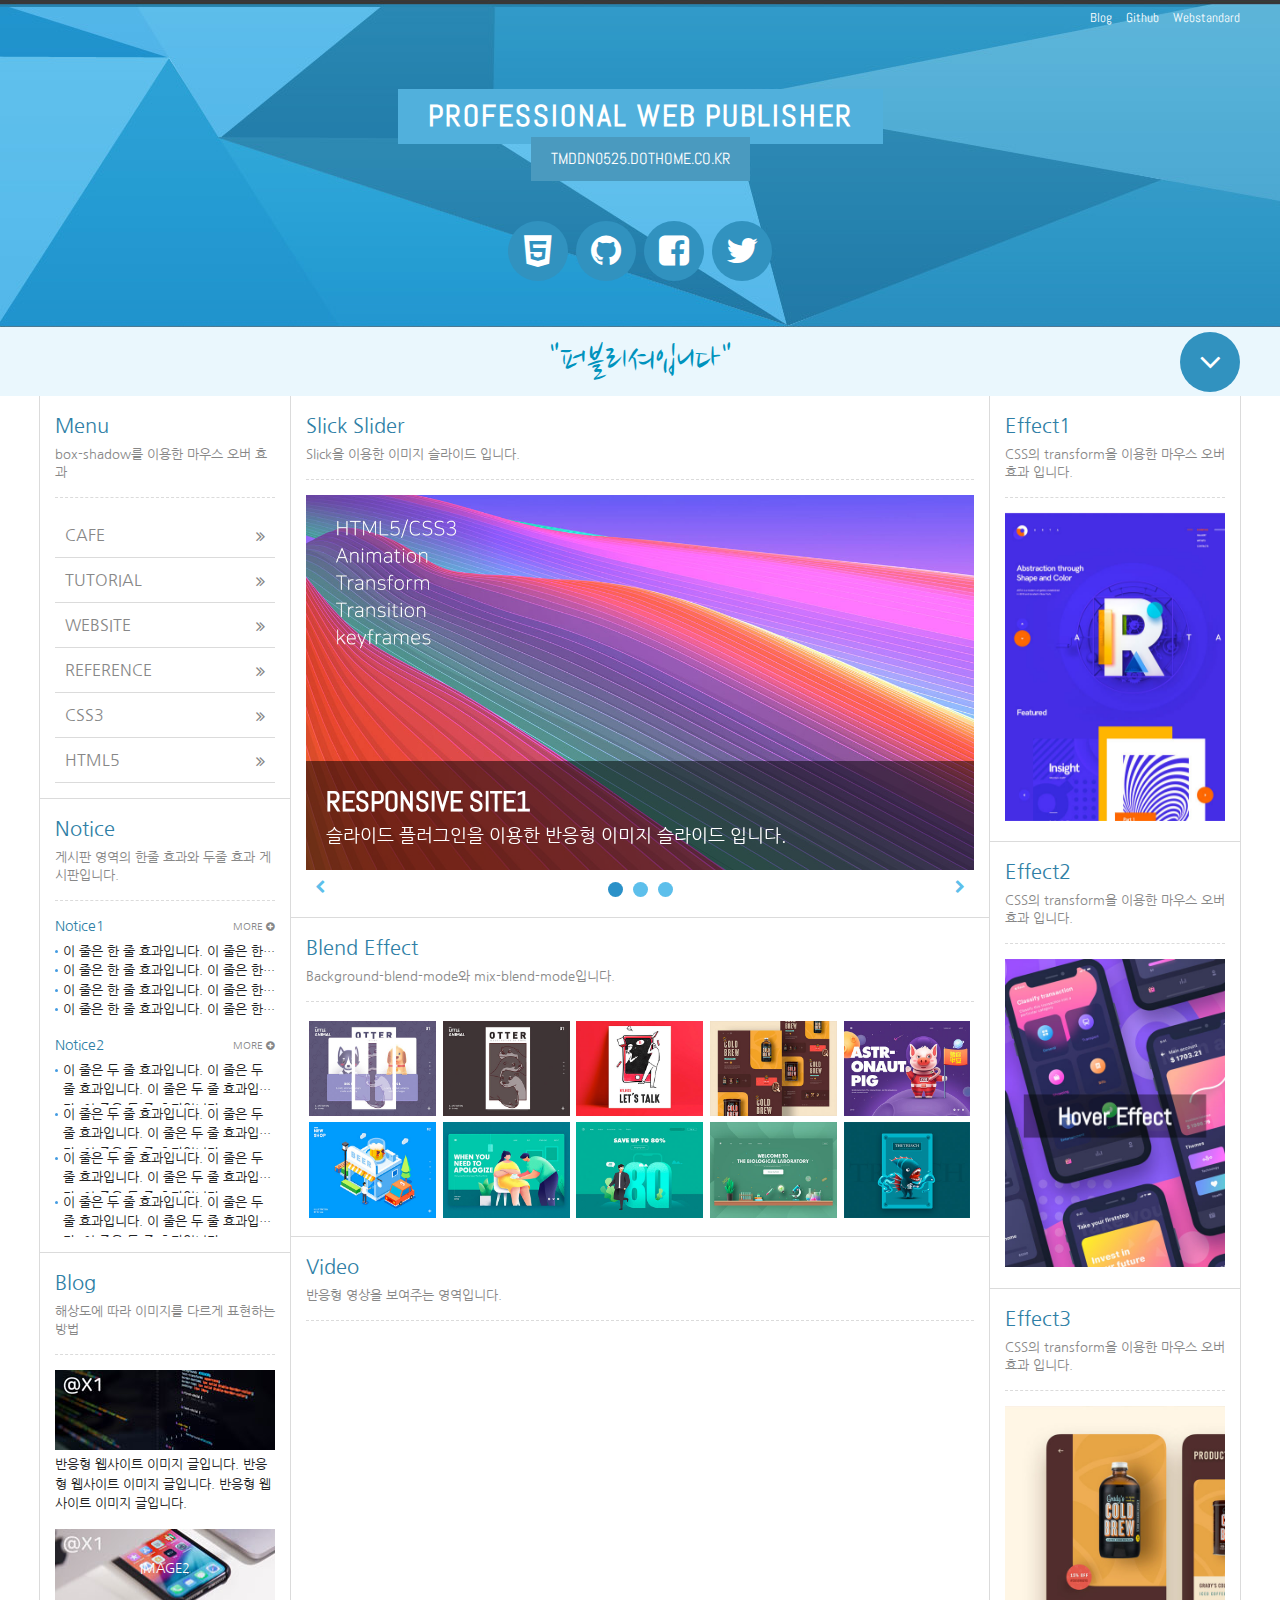
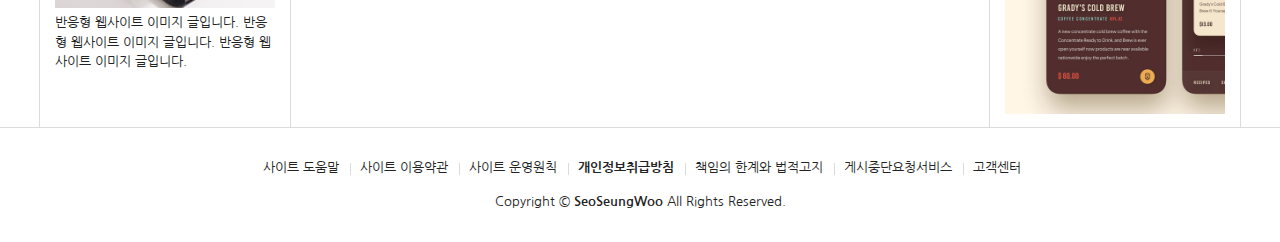
<file: responsiveWeb/index.html>
<!DOCTYPE html>
<html lang="ko">
<head>
	<meta charset="UTF-8">
	<meta name="viewport" content="user-scalable=no, initial-scale=1.0, maximum-scale=1.0, minimum-scale=1.0, width=device-width">
    <meta name="author" content="webstoryboy">
    <meta name="description" content="반응형 사이트 제작">
    <meta name="keywords" content="반응형사이트, 웹퍼블리셔, 웹접근성, HTML5">
    <title>ResponsiveWeb</title>
	
	<!-- style -->
    <link rel="stylesheet" href="css/reset.css">
    <link rel="stylesheet" href="css/style.css">
    <link rel="stylesheet" href="css/font-awesome.css">
    <link rel="stylesheet" href="css/slick.css">
    <link rel="stylesheet" href="css/lightgallery.css">

	<!-- Facebook meta tags -->
    <meta property="og:type" content="article" />
    <meta property="og:title" content="ResponsiveWeb" />
    <meta property="og:url" content="http://tmddn0525.dothome.co.kr/responsiveWeb/html5/index.html" />
    <meta property="og:image" content="http://tmddn0525.dothome.co.kr/responsiveWeb/html5/img/img10_s.jpg" />
    <meta property="og:site_name" content="ResponsiveWeb" />
    <meta property="og:description" content="반응형 사이트 제작" />

    <!-- twitter meta tags -->
    <meta name="twitter:card" content="summary_large_image" />
    <meta name="twitter:site" content="@webstoryboy" />
    <meta name="twitter:title" content="ResponsiveWeb" />
    <meta name="twitter:description" content="반응형 사이트 제작." />
    <meta property="twitter:image" content="http://tmddn0525.dothome.co.kr/responsiveWeb/html5/img/img10_s.jpg" />


    <!-- 파비콘 -->
    <link rel="shortcut icon" href="icon/favicon.ico">
    <link rel="apple-touch-icon-precomposed" href="icon/favicon-152.png">
    <link rel="icon" href="path/to/favicon.png">
    <link rel="icon" href="icon/favicon-16.png" sizes="16x16"> 
    <link rel="icon" href="icon/favicon-32.png" sizes="32x32"> 
    <link rel="icon" href="icon/favicon-48.png" sizes="48x48"> 
    <link rel="icon" href="icon/favicon-64.png" sizes="64x64"> 
    <link rel="icon" href="icon/favicon-128.png" sizes="128x128">

    <!-- 웹폰트 -->
    <link href="https://fonts.googleapis.com/css?family=Nanum+Gothic" rel="stylesheet">
    <link href="https://fonts.googleapis.com/css?family=Nanum+Brush+Script" rel="stylesheet">
    <link href="https://fonts.googleapis.com/css?family=Abel" rel="stylesheet">

    <!-- HTLM5shiv ie6~8 -->
    <!--[if lt IE 9]> 
        <script src="js/html5shiv.min.js"></script>
        <script type="text/javascript">
            alert("현재 당신이 보는 브라우저는 지원하지 않습니다. 최신 브라우저로 업데이트해주세요!");
        </script>
    <![endif]-->

</head>
<body>
	<header id="header">
		<div class="container">
			<div class="row">
				<div class="header">
					<div class="header_menu">
						<a href="#">Blog</a>
						<a href="#">Github</a>
						<a href="#">Webstandard</a>
					</div>
					<!-- //header_menu -->
					<div class="header_tit">
						<h1>Professional Web Publisher</h1><br>
						<a href="tmddn0525.dothome.co.kr">tmddn0525.dothome.co.kr</a>
					</div>
					<!-- //header_tit -->
					<div class="header_icon">
						<ul>
							<li><a href="#"><i class="fa fa-html5" aria-hidden="true"></i><span>HTML5</span></a></li>
							<li><a href="#"><i class="fa fa-github" aria-hidden="true"></i><span>Github</span></a></li>
							<li><a href="#" class="facebook"><i class="fa fa-facebook-square" aria-hidden="true"></i><span>facebook</span></a></li>
							<li><a href="#" class="twitter"><i class="fa fa-twitter" aria-hidden="true"></i><span>twitter</span></a></li>
						</ul>
					</div>
					<!-- //header_icon -->

					<!-- 
					https://developers.facebook.com/tools/debug/
					https://cards-dev.twitter.com/validator
					-->

				</div>
			</div>
		</div>
	</header>
	<!-- //header -->

	<nav id="nav">
		<div class="container">
			<div class="row">
				<div class="nav">
					<h2 class="ir_su">반응형 사이트 전체 메뉴</h2>
					<div>
			            <h3>HTML Reference</h3>
			            <ol>
			                <li><a href="#">HTML 태그(Tag)</a></li>
			                <li><a href="#">블록 요소/인라인 요소</a></li>
			                <li><a href="#">DTD 선언</a></li>
			                <li><a href="#">언어 속성 설정</a></li>
			                <li><a href="#">HTML &lt;title&gt;</a></li>
			                <li><a href="#">HTML &lt;meta&gt;</a></li>
			                <li><a href="#">특수문자</a></li>
			                <li><a href="#">하이퍼 링크</a></li>
			                <li><a href="#">HTML &lt;style&gt;</a></li>
			                <li><a href="#">HTML &lt;html&gt;</a></li>
			                <li><a href="#">HTML &lt;head&gt;</a></li>
			                <li><a href="#">HTML &lt;div&gt;</a></li>
			                <li><a href="#">HTML &lt;colgroup&gt;</a></li>
			                <li><a href="#">HTML &lt;caption&gt;</a></li>
			            </ol>
			        </div>
			        <div>
			            <h3>CSS Reference</h3>
			            <ol>
			                <li><a href="#">CSS 선택자</a></li>
			                <li><a href="#">CSS 단위</a></li>
			                <li><a href="#">CSS 색상</a></li>
			                <li><a href="#">CSS 선언 방법</a></li>
			                <li><a href="#">상대주소와 절대주소</a></li>
			                <li><a href="#">CSS float</a></li>
			                <li><a href="#">이미지 표현 방법</a></li>
			                <li><a href="#">이미지 스프라이트</a></li>
			                <li><a href="#">IR 효과</a></li>
			                <li><a href="#">이미지 최적화</a></li>
			                <li><a href="#">background-color</a></li>
			                <li><a href="#">border-style</a></li>
			                <li><a href="#">font-size</a></li>
			                <li><a href="#">text-align</a></li>
			            </ol>
			        </div>
			        <div>
			            <h3>Responsive</h3>
			            <ol>
			                <li><a href="#">반응형사이트</a></li>
			                <li><a href="#">미디어쿼리</a></li>
			                <li><a href="#">CSS3</a></li>
			                <li><a href="#">웹 접근성 연구소</a></li>
			                <li><a href="#">네이버 널리</a></li>
			                <li><a href="#">다음 다룸</a></li>
			                <li><a href="#">Webstandard</a></li>
			            </ol>
			        </div>
				</div>
			</div>
		</div>
	</nav>
	<!-- //nav -->

	<article id="title">
		<div class="container">
			<div class="title">
				<h2>"퍼블리셔입니다"</h2>
				<a href="#" class="btn">
					<i class="fa fa-angle-down" aria-hidden="true"></i>
					<span class="ir_su">전체 메뉴</span>
				</a>
			</div>
		</div>
	</article>
	<!-- //title -->

	<main>
		<section id="contents">
			<div class="container">
				<h2 class="ir_su">반응형 사이트 컨텐츠</h2>
				<section id="cont_left">
					<h3 class="ir_su">반응형 사이트 왼쪽 컨텐츠</h3>
					<article class="column col1">
						<h4 class="col_tit">Menu</h4>
						<p class="col_desc">box-shadow를 이용한 마우스 오버 효과</p>
						<!-- 메뉴 -->
						<div class="menu">
							<ul>
								<li><a href="#">Cafe <i class="fa fa-angle-double-right" aria-hidden="true"></i></a></li>
								<li><a href="#">Tutorial <i class="fa fa-angle-double-right" aria-hidden="true"></i></a></li>
								<li><a href="#">WebSite <i class="fa fa-angle-double-right" aria-hidden="true"></i></a></li>
								<li><a href="#">Reference <i class="fa fa-angle-double-right" aria-hidden="true"></i></a></li>
								<li><a href="#">CSS3 <i class="fa fa-angle-double-right" aria-hidden="true"></i></a></li>
								<li><a href="#">HTML5 <i class="fa fa-angle-double-right" aria-hidden="true"></i></a></li>
							</ul>

						</div>


						<!-- //메뉴 -->
					</article>
					<!-- //col1  -->
					<article class="column col2">
						<h4 class="col_tit">Notice</h4>
						<p class="col_desc">게시판 영역의 한줄 효과와 두줄 효과 게시판입니다.</p>
						<!-- 게시판 -->
						<div class="notice1">
							<h5>Notice1</h5>
							<ul>
								<li><a href="#">이 줄은 한 줄 효과입니다. 이 줄은 한 줄 효과입니다.</a></li>
								<li><a href="#">이 줄은 한 줄 효과입니다. 이 줄은 한 줄 효과입니다.</a></li>
								<li><a href="#">이 줄은 한 줄 효과입니다. 이 줄은 한 줄 효과입니다.</a></li>
								<li><a href="#">이 줄은 한 줄 효과입니다. 이 줄은 한 줄 효과입니다.</a></li>
							</ul>
							<a href="#" class="more" title="더보기">More <i class="fa fa-plus-circle" aria-hidden="true"></i></a>
						</div>
						<!-- //게시판 -->
						<!-- 게시판2 -->
						<div class="notice2 mt15">
							<h5>Notice2</h5>
							<ul>
								<li><a href="#">이 줄은 두 줄 효과입니다. 이 줄은 두 줄 효과입니다. 이 줄은 두 줄 효과입니다. 이 줄은 두 줄 효과입니다.</a></li>
								<li><a href="#">이 줄은 두 줄 효과입니다. 이 줄은 두 줄 효과입니다. 이 줄은 두 줄 효과입니다. 이 줄은 두 줄 효과입니다.</a></li>
								<li><a href="#">이 줄은 두 줄 효과입니다. 이 줄은 두 줄 효과입니다. 이 줄은 두 줄 효과입니다. 이 줄은 두 줄 효과입니다.</a></li>
								<li><a href="#">이 줄은 두 줄 효과입니다. 이 줄은 두 줄 효과입니다. 이 줄은 두 줄 효과입니다. 이 줄은 두 줄 효과입니다.</a></li>
							</ul>
							<a href="#" class="more" title="더보기">More <i class="fa fa-plus-circle" aria-hidden="true"></i></a>
						</div>
						<!-- //게시판2 -->
					</article>
					<!-- //col2  -->
					<article class="column col3">
						<h4 class="col_tit">Blog</h4>
						<p class="col_desc">해상도에 따라 이미지를 다르게 표현하는 방법</p>
						<!-- Blog1 -->
						<div class="blog1">
							<h5 class="ir_su">image1</h5>
							<figure>
								<!-- <img src="img/blog3_@1.jpg" class="img-normal" alt="normal image">
								<img src="img/blog3_@2.jpg" class="img-retina" alt="retina image" width="100%"> -->
								<img src="img/blog3_@1.jpg" srcset="img/blog3_@1.jpg 1x, img/blog3_@2.jpg 2x, img/blog3_@3.jpg 3x" alt="이미지">
								<figcaption>반응형 웹사이트 이미지 글입니다. 반응형 웹사이트 이미지 글입니다. 반응형 웹사이트 이미지 글입니다.
								</figcaption>
							</figure>
						</div>

						<!-- //Blog1 -->
						<!-- Blog2 -->
						<div class="blog2 mt15">
							<div class="img-retina">
								<h5>image2</h5>
							</div>
							<p>반응형 웹사이트 이미지 글입니다. 반응형 웹사이트 이미지 글입니다. 반응형 웹사이트 이미지 글입니다.</p>
						</div>

						<!-- //Blog2 -->
					</article>
					<!-- //col3  -->
				</section>
				<section id="cont_center">
					<h3 class="ir_su">반응형 사이트 왼쪽 컨텐츠</h3>
					<article class="column col4">
						<h4 class="col_tit">Slick Slider</h4>
						<p class="col_desc">Slick을 이용한 이미지 슬라이드 입니다.</p>
						<!-- 이미지 슬라이드 -->
						<div class="slider">
							<div>
								<figure>
									<img src="img/slider001.jpg" alt="이미지1">
									<figcaption><em>Responsive Site1</em><span>슬라이드 플러그인을 이용한 반응형 이미지 슬라이드 입니다.</span></figcaption>
								</figure>
							</div>
							<div>
								<figure>
									<img src="img/slider001.jpg" alt="이미지2">
									<figcaption><em>Responsive Site2</em><span>슬라이드 플러그인을 이용한 반응형 이미지 슬라이드 입니다.</span></figcaption>
								</figure>
							</div>
							<div>
								<figure>
									<img src="img/slider001.jpg" alt="이미지3">
									<figcaption><em>Responsive Site3</em><span>슬라이드 플러그인을 이용한 반응형 이미지 슬라이드 입니다.</span></figcaption>
								</figure>
							</div>
						</div>


						<!-- //이미지 슬라이드 -->
					</article>
					<!-- //col4  -->
					<article class="column col5">
						<h4 class="col_tit">Blend Effect</h4>
						<p class="col_desc">Background-blend-mode와 mix-blend-mode입니다.</p>
						<!-- lightbox -->
						<div class="lightbox square clearfix">
							<a href="img/light01_s.jpg"><img src="img/light01.jpg" alt="이미지1"><em>blur</em></a>
							<a href="img/light02_s.jpg"><img src="img/light02.jpg" alt="이미지2"><em>brightness</em></a>
							<a href="img/light03_s.jpg"><img src="img/light03.jpg" alt="이미지3"><em>contrast</em></a>
							<a href="img/light04_s.jpg"><img src="img/light04.jpg" alt="이미지4"><em>grayscale</em></a>
							<a href="img/light05_s.jpg"><img src="img/light05.jpg" alt="이미지5"><em>hur-rotate</em></a>
							<a href="img/light06_s.jpg"><img src="img/light06.jpg" alt="이미지6"><em>invert</em></a>
							<a href="img/light07_s.jpg"><img src="img/light07.jpg" alt="이미지7"><em>opacity</em></a>
							<a href="img/light08_s.jpg"><img src="img/light08.jpg" alt="이미지8"><em>saturate</em></a>
							<a href="img/light09_s.jpg"><img src="img/light09.jpg" alt="이미지9"><em>sepia</em></a>
							<a href="img/light10_s.jpg"><img src="img/light10.jpg" alt="이미지10"><em>Mix</em></a>
						</div>


						<!-- //lightbox -->
					</article>
					<!-- //col5  -->
					<article class="column col6">
						<h4 class="col_tit">Video</h4>
						<p class="col_desc">반응형 영상을 보여주는 영역입니다.</p>
						<!-- video -->
						<!-- <video autoplay="autoplay" controls="controls" loop="loop">
							<source src="img/video.mp4" type="video/mp4">
						</video> -->
						<div class="video">
							<iframe src="https://www.youtube.com/embed/o-nb1SAA7ec" frameborder="0" allow="accelerometer; autoplay; encrypted-media; gyroscope; picture-in-picture" allowfullscreen></iframe>
						</div>


						<!-- //video -->
					</article>
					<!-- //col6  -->
				</section>
				<section id="cont_right">
					<h3 class="ir_su">반응형 사이트 왼쪽 컨텐츠</h3>
					<article class="column col7">
						<h4 class="col_tit">Effect1</h4>
						<p class="col_desc">CSS의 transform을 이용한 마우스 오버효과 입니다.</p>
						<!-- side1 -->
						<div class="side1">
							<figure class="front">
								<img src="img/side1.jpg" alt="이미지1">
							</figure>
							<div class="back">
								<i class="fa fa-heart" aria-hidden="true"></i>
							</div>
						</div>
						<!-- //side1 -->
					</article>
					<!-- //col7  -->
					<article class="column col8">
						<h4 class="col_tit">Effect2</h4>
						<p class="col_desc">CSS의 transform을 이용한 마우스 오버효과 입니다.</p>
						<!-- side2 -->
						<div class="side2">
							<figure class="front">
								<img src="img/side2.jpg" alt="이미지2">
								<figcaption>
									Hover Effect
								</figcaption>
							</figure>
							<figure class="back">
								<img src="img/side3.jpg" alt="이미지3">
								<figcaption>
									Hover Effect
								</figcaption>
							</figure>
						</div>
						<!-- //side2 -->
					</article>
					<!-- //col8  -->
					<article class="column col9">
						<h4 class="col_tit">Effect3</h4>
						<p class="col_desc">CSS의 transform을 이용한 마우스 오버효과 입니다.</p>
						<!-- side3 -->
						<div class="side3">
							<figure>
								<img src="img/side4.jpg" alt="이미지3">
								<figcaption>
									<h3>Hover<em>Effect</em></h3>
								</figcaption>
							</figure>
						</div>
						<!-- //side3 -->
					</article>
					<!-- //col9  -->
				</section>
			</div>
		</section>
		<!-- //contents -->	
	</main>

	<footer id="footer">
        <div class="container">
            <div class="row">
                <div class="footer">
                    <ul>
                        <li><a href="#">사이트 도움말</a></li>
                        <li><a href="#">사이트 이용약관</a></li>
                        <li><a href="#">사이트 운영원칙</a></li>
                        <li><a href="#"><strong>개인정보취급방침</strong></a></li>
                        <li><a href="#">책임의 한계와 법적고지</a></li>
                        <li><a href="#">게시중단요청서비스</a></li>
                        <li><a href="#">고객센터</a></li>
                    </ul>
                    <address>
                        Copyright ©
                        <a href="http://tmddn0525.dothome.co.kr/"><strong>SeoSeungWoo</strong></a>
                        All Rights Reserved.
                    </address>
                </div>
            </div>
        </div>
    </footer>
	<!-- //footer -->



	<!-- JavaScript Libraries -->
    <script src="js/jquery.min_1.12.4.js"></script>
    <script src="js/modernizr-custom.js"></script>
    <script src="js/slick.min.js"></script>
    <script src="js/lightgallery.min.js"></script>
    <script>
		//접기, 펼치기
		$(".btn").click(function(e){
			e.preventDefault();
			$(".nav").slideToggle();
			$(".btn").toggleClass("open");

			if($(".btn").hasClass("open")){
				//open이 있을 때
				$(".btn").find("i").attr("class","fa fa-angle-up");
			} else {
				//open이 없을 때
				$(".btn").find("i").attr("class","fa fa-angle-down");
			}
		});

		$(window).resize(function(){
			var wWidth = $(window).width();
			if(wWidth > 600){
				$(".nav").removeAttr("style");
			}
		});

		//라이트박스
		$(".lightbox").lightGallery({
			autoplay: true,
			pause: 3000,
			progressBar: true
		});

		//이미지 슬라이더
        $(".slider").slick({
			dots: true,
			autoplay: true,
			autoplaySpeed: 3000,
			arrows: true,
			responsive: [
			    {
				    breakpoint: 768,
				    settings: {
				        autoplay: false
			      	}
			    }
			]
		});

        //sns 공유하기
		//http://www.facebook.com/sharer.php?u={페이지 제목}&t={페이지링크}
        //http://twitter.com/intent/tweet?text={페이지 제목}&url={페이지링크}
        //https://share.naver.com/web/shareView.nhn?url={페이지링크}&title={페이지 제목}
        //https://plus.google.com/share?url={페이지링크}&t={페이지 제목}

        //sns 공유하기
    	$(".facebook").click(function(e){
            e.preventDefault();
            window.open('https://www.facebook.com/sharer/sharer.php?u=' +encodeURIComponent(document.URL)+'&t='+encodeURIComponent(document.title), 'facebooksharedialog', 'menubar=no, toolbar=no, resizable=yes, scrollbars=yes, height=300, width=600'); 
        });
        $(".twitter").click(function(e){
            e.preventDefault();
            window.open('https://twitter.com/intent/tweet?text=[%EA%B3%B5%EC%9C%A0]%20' +encodeURIComponent(document.URL)+'%20-%20'+encodeURIComponent(document.title), 'twittersharedialog', 'menubar=no, toolbar=no, resizable=yes, scrollbars=yes, height=300, width=600');
        });


    </script>
</body>
</html>
</file>
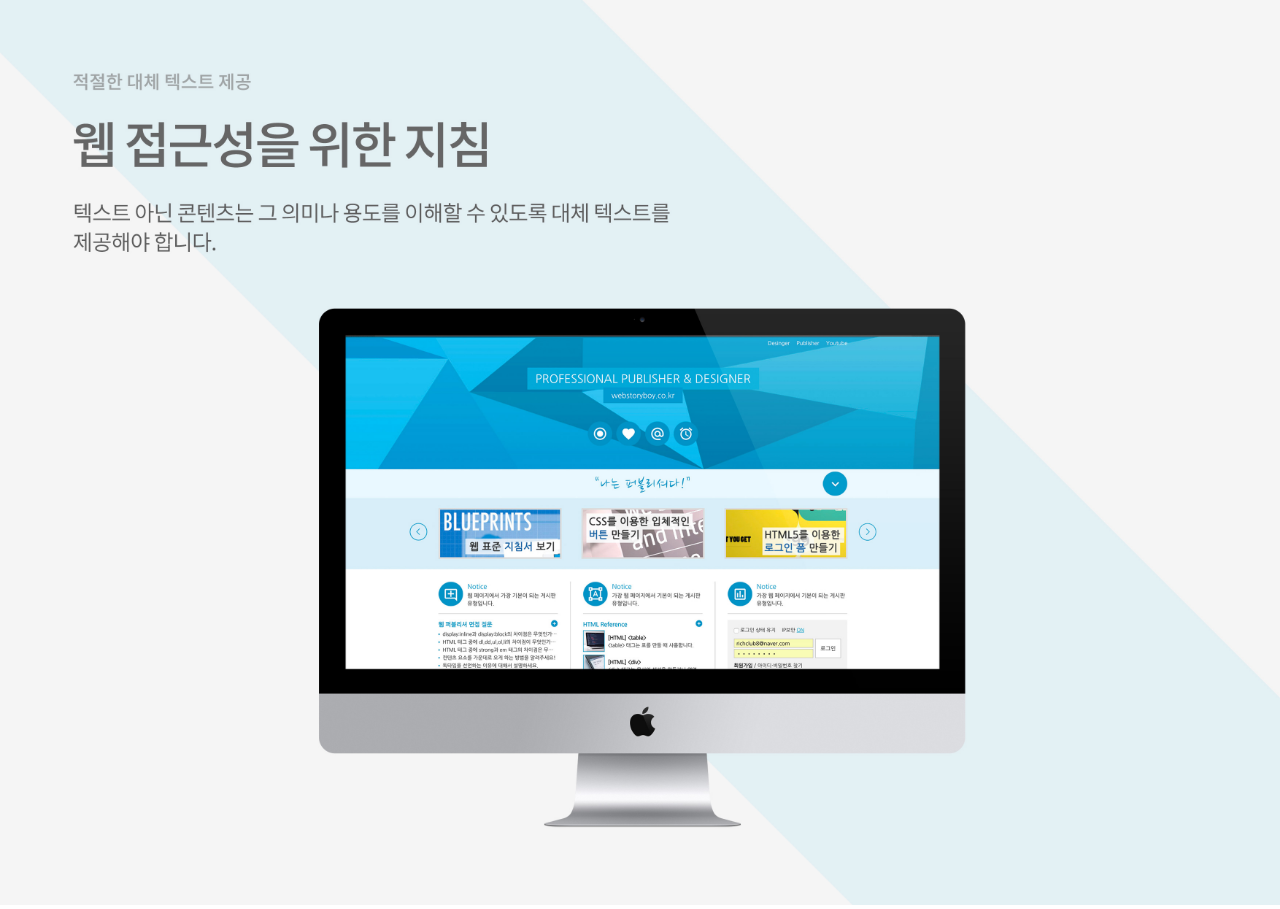
<file: standardWeb/popup.html>
<!DOCTYPE html>
<html lang="ko">
<head>
    <meta charset="UTF-8">
    <meta name="author" content="webstoryboy">
    <meta name="description" content="웹 표준을 준수한 사이트입니다.">
    <meta name="keywords" content="웹표준, 웹접근성">
    <meta name="generator" content="brackets">
    <title>WEBSTANDARD SITE</title>
    <style>
        * {margin: 0; padding: 0;}
        img {width: 100%;}
    </style>
</head>
<body>
    <div>
        <img src="img/webstandard2.jpg" alt="웹표준2">
    </div>
</body>
</html>
</file>
<file: megabox/assets/css/style.css>
@charset "utf-8";

/* 스킵 메뉴 */
#skip {position: relative;}
#skip a {position: absolute; left: 0; top: -40px; width: 140px; line-height: 30px; border: 1px solid #fff; color: #fff; text-align: center; background: #333;}
#skip a:active,
#skip a:focus {top: 0;} 


/* 레이아웃 */
#mNav {display: none; position: absolute; top: 10px; right: 14px;}
#header {width: 100%; background-color: #fff; border-bottom: 1px solid #c6c6c6;}
#banner {position: relative;}
#movie {background-color: #f8f8f8;}
#event {}
#opening {margin: 17px 0; background: url(../img/bg01.jpg) no-repeat center top; background-size: cover; }
#new {}
#help {}
#footer {background: #211f1f;}

/* 가운데 영역 */
.container {position: relative; width: 1280px; margin: 0 auto; background: rgba(0,0,0,0);}

/* 로우 영역 */
.row {padding: 0 28px;}

/* 모바일 메뉴 */
.ham {display: block; width: 25px; height: 10px; background: rgba(0,0,0,0); padding: 15px 10px 10px 10px;}
.ham span {position: relative; display: block; width: 25px; height: 4px; background: #39106a;}
.ham span:before {
	content: '';
	width: 25px; height: 4px; background: #39106a;
	position: absolute; left: 0; bottom: -7px;
}
.ham span:after {
	content: '';
	width: 25px; height: 4px; background: #39106a;
	position: absolute; left: 0; top: -7px;
}

/* 헤더 영역 */
.header h1 {float: left;}
.header h1 em {padding: 15px 8px 5px 0; display: inline-block;}
.header h1 em img {width: 155px;}
.header h1 strong {display: block; position: absolute; left: 194px; top: 23px;} 
.header h1 strong img {width: 126px;}

.header .nav {float: right;}
.header .nav ul {border-left: 1px solid #c6c6c6;}
.header .nav ul li {float: left; width: 103px; text-align: center; border-right: 1px solid #c6c6c6;}
.header .nav ul li a {display: block; padding: 19px 10px; font-size: 17px; font-weight: 700; color: #444}

/* 배너 */
.banner_menu {overflow: hidden; position: absolute; left: 0; top: 20px; width: 100%; height: 100px; z-index: 10;}
.banner_menu a {color: #fff; font-size: 16px; transition: all 0.3s;}
.banner_menu a:hover {color: #c1c1c1;}
.banner_menu .bm_left {float: left;}
.banner_menu .bm_left ul {padding-top: 7px;}
.banner_menu .bm_left li {display: inline; position: relative; margin-right: 30px;}
.banner_menu .bm_left li.total {margin-right: 20px;}
.banner_menu .bm_left li.total a {font-size: 14px; padding: 3px 10px; display: inline-block; border: 1px solid #fff; transition: all 0.3s;}
.banner_menu .bm_left li.total a:hover {background: #fff; border-color: #000; color: #000;}
.banner_menu .bm_right {float: right; overflow: hidden;}
.banner_menu .bm_right ul {float: left;}
.banner_menu .bm_right ul:first-child {padding-top: 7px;}
.banner_menu .bm_right li {position: relative; display: inline; text-align: center; margin-right: 20px;}
.banner_menu .bm_right li.line {margin-right: 30px;}
.banner_menu .bm_right li.white {margin-right: 10px;}
.banner_menu .bm_right li.white a {width: 80px; background-color: #fff; color: #3a0e6a; padding: 7px 30px 9px 30px; display: inline-block; border: 1px solid #fff;}
.banner_menu .bm_right li.purple {margin-right: 0;}
.banner_menu .bm_right li.purple a {width: 80px; background-color: #3a0e6a; color: #fff; padding: 7px 30px 9px 30px; display: inline-block; border: 1px solid #6e40c4;}
.banner_menu li.line:after {
	content: '';
	width: 1px; height: 14px;
	background: #fff;
	position: absolute; right: -18px; top: 2px;
}

/* 슬라이드 */
.slider {width: 100%; height: 600px;}
.slider .ss1 {background: url(../img/main_slider01_2000.jpg) no-repeat center center; background-size: cover;}
.slider .ss2 {background: url(../img/main_slider02_2000.jpg) no-repeat center center; background-size: cover;}
.slider .ss3 {background: url(../img/main_slider03_2000.jpg) no-repeat center center; background-size: cover;}
.slider .swiper-slide h2 {position: relative; display: inline-block; font-size: 62px; line-height: 70px; color: #fff; margin-top: 200px;}
.slider .swiper-slide h2 em:after {
	content: '';
	width: 100%; height: 1px;
	background: rgba(255,255,255,0.3);
	position: absolute;
	left: 0; bottom: -35px;
}
.slider .swiper-slide h2 em {display: block; font-size: 59px; font-weight: 100;}
.slider .swiper-slide p {font-size: 27px; color: #fff; padding-top: 55px;}

/* 무비 */
.movie {padding: 100px 0;}
.movie_title {margin-bottom: 60px;}
.movie_title ul {overflow: hidden; width: 848px; margin: 0 auto;}
.movie_title li {float: left; width: 210px; text-align: center; border: 1px solid #c4c4c4; margin-right: -1px;}
.movie_title li a {display: block; padding: 15px 0; font-size: 18px; color: #666; font-weight: 700;}
.movie_title li.active a {background: #666; color: #fff;}
.movie_chart {overflow: hidden;}
.movie_chart > div > div > div {float: left; width: 292px; margin-right: 18px;}
.movie_chart > div > div > div:last-child {margin-right: 0;}
.movie_chart > div > div > div .poster {position: relative;}
.movie_chart > div > div > div .poster img {display: block;}
.movie_chart > div > div > div .poster .rank {position: absolute; top: 17px; left: 0; width: 50px; height: 50px; line-height: 50px; background-color: #38116a; text-align: center; box-shadow: 3px 3px 8px rgba(0,0,0,0.5);}
.movie_chart > div > div > div .poster .rank strong {color: #fff; font-size: 22px; text-shadow: 2px 2px 3px rgba(0,0,0,0.5);}
.movie_chart > div > div > div .poster .mx {position: absolute; top: 17px; right: 17px;}
.movie_chart > div > div > div .poster .mx span {width: 103px; height: 25px; display: block;}
.movie_chart > div > div > div .poster .mx .m {background-position: 0 -75px;}
.movie_chart > div > div > div .poster .mx .b {background-position: 0 -100px;}
.movie_chart > div > div > div .infor {background: #fff; padding: 17px; border: 1px solid #d9d9d9;}
.movie_chart > div > div > div .infor h3 {color: #333; font-size: 30px; font-weight: 700; margin-bottom: 20px;}
.movie_chart > div > div > div .infor h3 span{width: 29px; height: 29px; display: inline-block; margin-top: 9px; vertical-align: -2px;}
.movie_chart > div > div > div .infor h3 span.all {background-position: -87px -125px;}
.movie_chart > div > div > div .infor h3 span.a19 {background-position: -58px -125px;}
.movie_chart > div > div > div .infor h3 span.a12 {background-position: -0px -125px;}
.movie_chart > div > div > div .infor h3 span.a15 {background-position: -29px -125px;}
.movie_chart > div > div > div .infor .infor_btn {overflow: hidden;}
.movie_chart > div > div > div .infor .infor_btn a {float: left; width: 49%; margin-right: 2%; background: #f2f2f2; font-size: 18px; text-align: center; padding: 15px 0; box-sizing: border-box;}
.movie_chart > div > div > div .infor .infor_btn a:last-child {margin-right: 0;}

/* 이벤트 */
.event {overflow: hidden; padding: 100px 0;}
.event img {display: block;}
.event h2 {font-size: 30px; font-weight: 500; margin-bottom: 20px;}
.event .event_left {overflow: hidden; float: left; width: 66%; margin-right: 2%;}
.event .event_left .event_box1 {float: left; width: 50%;}
.event .event_left .event_box2 {float: left; width: 50%;}
.event .event_right {float: left; width: 32%;}

/* 오프닝 */
.opening {padding: 100px 0; text-align: center; color: #bb9b51;}
.opening h2 {margin-bottom: 15px;}
.opening h2 .grand {background-position: 0 -175px; display: inline-block; width: 330px; height: 50px;}
.opening .date {background-position: 0 -225px; display: inline-block; width: 260px; height: 45px;}
.opening .desc {font-size: 35px; font-weight: 300; padding-bottom: 20px; background: url(../img/bar.png) no-repeat bottom center; background-size: 100%;}
.opening .open_box {overflow: hidden; padding: 20px 3% -0px 3%;}
.opening .open_box > div {float: left; width: 27.3333%; margin: 4% 3% 0 3%; border: 1px solid #3e4b44; box-sizing: border-box; background: rgba(0,0,0,0.5);}
.opening .open_box > div h3 {display: inline-block; margin-top: -24px; color: #fff; border: 1px solid #6e3abb; font-size: 16px; padding: 10px 20px; background: #551e9b; font-weight: 300;}
.opening .open_box > div p {font-size: 23px; color: #fff; font-weight: 300; padding: 6% 0 10% 0;}
.opening .open_box > div em {display: block; font-weight: 300;}
.opening .open_box > div strong {display: block; font-weight: bold;}

/* 새로운 영화 */
.new {padding: 100px 0; position: relative;}
.new h2 {font-size: 30px; font-weight: 500; margin-bottom: 20px;}
.new .new_left {position: relative; margin-right: 423px; height: 500px; background: #ccc url(../img/new01.jpg) center center; background-size: cover;}
.new .new_left .play {position: absolute; left: 50%; top: 50%; transform: translate(-50%, -50%); width: 120px; height: 120px;}
.new .new_left .play .st0 {fill: #fff; opacity: 0.3;}
.new .new_left .play .st1 {fill: #fff;}
.new .new_right {position: absolute; right: 0; top: 165px; width: 400px; height: 500px; padding: 34px; background: #f0f0f0; box-sizing: border-box;}
.new .new_right .title {font-size: 28px; color: 000; }
.new .new_right .release {font-size: 12px; color: #333;}
.new .new_right .star {padding: 13px 0;}
.new .new_right .star strong {font-size: 15px; padding-left: 5px;}
.new .new_right .star span {display: inline-block; width: 20px; height: 20px; vertical-align: -3px;}
.new .new_right .star .star1 {background-position: -393px 0;}
.new .new_right .star .star2 {background-position: -412px 0;}
.new .new_right .star .star0 {background-position: -374px 0;}
.new .new_right .summery {font-size: 14px;}
.new .new_right .genre {padding-bottom: 3px;}
.new .new_right .genre .bar {position: relative; padding-right: 14px;}
.new .new_right .genre .bar:after {content: ''; position: absolute; right: 6px; top: 5px; width: 1px; height: 10px; background: #000;}
.new .new_right .age {padding-bottom: 10px;}
.new .new_right .age .bar {position: relative; padding-right: 14px;}
.new .new_right .age .bar:after {content: ''; position: absolute; right: 6px; top: 5px; width: 1px; height: 10px; background: #000;}
.new .new_right .desc {margin-bottom: 20px; height: 118px; overflow: hidden;}
.new .new_right .select {overflow: hidden;}
.new .new_right .select .s1 {float: left; width: 49%; margin-right: 2%; background: #000;}
.new .new_right .select .s2 {float: left; width: 49%; background: #000;}
.new .new_right .select .s3 {float: left; width: 100%; margin-top: 2%;}
.new .new_right .btn {overflow: hidden; margin-top: 2%; text-align: center;}
.new .new_right .btn a {float: left; width: 49%; box-sizing: border-box; display: block; padding: 10px 30px 12px 30px;}
.new .new_right .btn a.white {background-color: #fff; margin-right: 2%; color: #3a0e6a; border: 1px solid #3a0e6a;}
.new .new_right .btn a.purple {background-color: #3a0e6a; color: #fff; border: 1px solid #6e40c4;}

/* help */
.help {overflow: hidden; padding-bottom: 200px;}
.help article {float: left; width: 32%; margin-right: 2%; height: 350px;}
.help article > div {border: 1px solid #dbdbdb; height: 350px;}
.help article.help_box3 {margin-right: 0;}
.help article.help_box3 > div {border: 0;} 
.help article h3 {font-size: 30px; font-weight: 500; margin-bottom: 20px;}


/* 공지사항 */
.notice {position: relative; padding: 17px;}
.notice ul {overflow: hidden;}
.notice ul li {float: left; text-align: center; margin-right: -1px;}
.notice ul li a {border: 1px solid #dbdbdb; font-size: 15px; color: #666; display: block; width: 80px; padding: 10px 20px; background-color: #f5f5f5;}
.notice ul li.active a {background-color: #fff;}
.notice ul li ul {position: absolute; left: 17px; top: 70px; width: 90%;}
.notice ul li ul li {width: 100%; box-sizing: border-box; text-align: left; padding: 17px; border-bottom: 1px solid #dbdbdb; }
.notice ul li ul li:last-child {border-bottom: 0;}
.notice ul li ul li dt em {color: #999;}
.notice ul li ul li dt .bar {position: relative; padding-right: 14px;}
.notice ul li ul li dt .bar:after {content: ''; position: absolute; right: 4px; top: 5px; width: 1px; height: 10px; background: #999;}
.notice ul li ul li dd {color: #777; padding-top: 3px;}
.notice ul li ul li a {border: 0; padding: 0; width: 100%; overflow: hidden; text-overflow: ellipsis; white-space: nowrap;}

/* 할인 카드 */
.card {padding: 17px;}
.card ul li {position: relative; border: 1px solid #d7d7d7; padding: 17px; margin-bottom: 17px; min-height: 102px; box-sizing: border-box;}
.card ul li span {position: absolute; left: 17px; top: 17px;}
.card ul li span img {width: 105px;}
.card ul li strong {display: block; font-size: 18px; color: #777; padding-left: 120px;}
.card ul li em {display: block; font-size: 14px; color: #777; font-weight: 300; padding-left: 120px;}

/* 고객센터 */
.service ul {overflow: hidden;}
.service li {float: left; width: 50%; height: 193px; box-sizing: border-box; border: 1px solid #d7d7d7; text-align: center;}
.service li a span {display: block; width: 120px; height: 120px; margin: 20px auto 0 auto; overflow: hidden;}
.service li a strong {color: #666; font-size: 18px; font-weight: 500;}
.service li:nth-child(1) {border-right: 0; border-bottom: 0;}
.service li:nth-child(2) {border-bottom: 0;}
.service li:nth-child(3) {border-right: 0;}

/* 푸터 */
.footer_sns {position: absolute; right: 17px; top: 33px; z-index: 1;}
.footer_sns li {display: inline-block; margin: 0 2px;}
.footer_sns li a {display: block; width: 36px; height: 36px;}
.footer_sns li.s1 {background-position: 0 -375px;}
.footer_sns li.s2 {background-position: -36px -375px;}
.footer_sns li.s3 {background-position: -72px -375px;}
.footer_sns li.s4 {background-position: -108px -375px;}
.footer_sns li.s5 {background-position: -144px -375px;}
.footer_sns li.s1:hover {background-position: 0 -411px;}
.footer_sns li.s2:hover {background-position: -36px -411px;}
.footer_sns li.s3:hover {background-position: -72px -411px;}
.footer_sns li.s4:hover {background-position: -108px -411px;}
.footer_sns li.s5:hover {background-position: -144px -411px;}
.footer_sns .tel {text-align: right; padding-top: 5px;}
.footer_sns .tel a {color: #8f8f8f; font-size: 21px;}
.footer_sns .tel a em {color: #fff;}

.footer_info {padding: 50px 0; width: 80%;}
.footer_info h2 img {width: 150px;}
.footer_info ul {padding: 15px 0;}
.footer_info li {position: relative; display: inline; padding-right: 16px; white-space: nowrap;}
.footer_info li:after {content: ''; position: absolute; right: 5px; top: 5px; width: 1px; height: 11px; background: #8f8f8f;}
.footer_info li:last-child:after {width: 0; height: 0;}
.footer_info li a {color: #8f8f8f;}
.footer_info address p {color: #8f8f8f; padding-bottom: 15px;}

/* 트레일러 */
.overlay {background: rgba(0,0,0,0.92); display: none; width: 100%; height: 100%; position: fixed; top: 0; left: 0; z-index: 10000;}
.modal {position: absolute;}
.modal_close {
	background: url(../img/close.svg) no-repeat; background-size: 32px 32px;
	border: 0; color: transparent;
	display: block; width: 32px; height: 32px; overflow: hidden;
	position: absolute; top: 24px; right: 24px; text-indent: 100%;
}
body.modal_on {overflow: hidden;}

/* 미디어쿼리 */
@media (max-width: 1290px){
	.container {width: 100%;}
	.header .nav ul li {width: 93px;}
	.header .nav ul li a {font-size: 15px; padding: 17px 10px;}
	.header h1 em {padding: 11px 8px 5px 0;}
	.header h1 strong {top: 19px;}
	
	.swiper-button-prev, .swiper-button-next {display: none;}
}

@media (max-width: 1024px){
	#mNav {display: block;}
	.nav {display: none;}
	.row {padding: 0 24px;}
	.header h1 {float: none; text-align: center;}
	.header h1 strong {left: 24px;}

	.banner_menu .bm_left ul {display: none;}
	.banner_menu .bm_right ul:first-child {display: none;}
	
	.help article.help_box1 {width: 49%; margin-right: 2%;}
	.help article.help_box2 {width: 49%; margin-right: 0;}
	.help article.help_box3 {width: 100%; margin-top: 2%;}
	.help article {height: auto;}

	.service li {width: 25%; height: auto;}
	.service li:nth-child(1) {border-bottom: 1px solid #d7d7d7;}
	.service li:nth-child(2) {border-bottom: 1px solid #d7d7d7; border-right: 0;}
	.service li a strong {display: block; padding-bottom: 10%;}
}

@media (max-width: 960px){
	.slider {height: 500px;}
	.slider .swiper-slide h2 {margin-top: 170px; font-size: 37px; line-height: 45px;}
	.slider .swiper-slide h2 em:after {bottom: -15px;}
	.slider .swiper-slide h2 em {font-size: 34px;}
	.slider .swiper-slide p {font-size: 16px; padding-top: 35px;}

	.movie_title ul {width: auto;}
	.movie_title li {width: 25%; box-sizing: border-box;}

	.opening {padding: 50px 0;}
	.opening .open_box {display: none;}
	.opening .desc {background: none; font-size: 25px;}

	.new .new_left {margin-right: 0; height: 400px;}
	.new .new_right {position: relative; top: 0; width: 100%; height: auto;}

	.help {padding-bottom: 0;}

	.footer_sns {position: static; text-align: center; background: #352c2c; padding-bottom: 15px;}
	.footer_sns .tel {display: none;}
	.footer_info {width: 100%; text-align: center;}
}

@media (max-width: 768px){
	body {background: #d9d7e0;}
	
	.row {padding: 0 16px;}
	#mNav {right: 6px;}
	.header h1 {text-align: left;}
	.header h1 strong {display: none;}

	#movie {background: none;}
	#movie .row {background: #fff; margin: 24px 24px 0px 24px; padding: 24px;}
	#movie .ir_so {position: static; width: auto; height: auto; line-height: normal; text-indent: 0; font-size: 24px; font-weight: bold; padding-bottom: 20px;}
	.movie {padding: 0;}

	.movie_title {margin-bottom: 30px;}
	.movie_title ul {position: relative; padding-bottom: 10px;}
	.movie_title ul:before {content: ''; position: absolute; z-index: 1; left: 0; bottom: 0; width: 100%; height: 2px; background: #e1e1e1;}
	.movie_title li {width: auto; border: 0;}
	.movie_title li a {position: relative; display: 18px; color: #666; font-weight: 400; padding: 0; margin-right: 35px;}
	.movie_title li.active a:before {content: ''; position: absolute; z-index: 2; left: 0; bottom: -10px; width: 100%; height: 2px; background: #666;}
	.movie_title li.active a {background: none; color: #666;}

	#event .row {padding: 24px;}
	.event {padding: 24px; background: #fff;}
	.event h2 {font-size: 24px; font-weight: 700;}
	.event .event_left {width: 100%;}
	.event .event_right {display: none;}

	#opening {margin: 0;}

	#new .row {padding: 0 24px;}
	.new {padding: 24px; background-color: #fff; margin-top: 24px;}
	.new h2 {font-size: 24px; font-weight: 700; height: 27px; margin-bottom: 20px; padding-bottom: 10px;}
	.new .new_right {padding: 24px;}

	#help .row {padding: 0 24px;}
	.help {padding-bottom: 24px;}
	.help article.help_box1 {padding: 24px; box-sizing: border-box; width: 100%; background: #fff; margin-right: 0; margin-top: 24px;}
	.help article.help_box2 {padding: 24px; box-sizing: border-box; width: 100%; background: #fff; margin-right: 0; margin-top: 24px;}
	.help article.help_box3 {width: 100%; background: #fff; margin-top: 0; margin-top: 24px;}
	.help article.help_box1 h3 {font-size: 24px; font-weight: 700; height: 27px; margin-bottom: 20px; padding-bottom: 10px;}
	.help article.help_box2 h3 {font-size: 24px; font-weight: 700; height: 27px; margin-bottom: 20px; padding-bottom: 10px;}
	.help article.help_box3 h3 {display: none;}
	.help article.help_box3 > div {height: auto;}
	.service li {border: 0;}
	.service li:nth-child(1) {border-bottom: 0;}
	.service li:nth-child(2) {border-bottom: 0;}

}

@media (max-width: 600px){
	.slider {height: 400px;}
	.slider .swiper-slide h2 {margin-top: 140px; font-size: 24px; line-height: 30px;}
	.slider .swiper-slide h2 em:after {bottom: -5px;}
	.slider .swiper-slide h2 em {font-size: 20px;}
	.slider .swiper-slide p {font-size: 14px; padding-top: 25px;}

	.banner_menu {top: 16px;}
	.banner_menu .bm_right li.white a {font-size: 14px; padding: 3px 5px 5px 5px; color: #fff; background: rgba(0,0,0,0.6); border-color: #fff;}
	.banner_menu .bm_right li.purple a {font-size: 14px; padding: 3px 5px 5px 5px; color: #fff; background: rgba(0,0,0,0.6); border-color: #fff;}
	.swiper-pagination-bullet {width: 13px !important; height: 13px !important;}

	#movie .container {}
	#movie .container:after {content: ''; position: absolute; z-index: 20; top: 0; right: 0; width: 8px; height: 100%; background: #d9d7e0;}
	#movie .row {position: relative; margin: 8px; padding: 16px; margin-right: 0; padding-right: 0;}
	#movie .row:after {content: ''; position: absolute; top: 0; right: 0; z-index: 10; width: 24px; height: 100%; background-color: #fff;}
	#movie .ir_so {font-size: 18px; padding-bottom: 10px;}
	.movie_title {margin-bottom: 20px;}
	.movie_title ul {padding-bottom: 8px; white-space: nowrap; overflow-x: auto;}
	.movie_title li a {font-size: 14px; margin-right: 15px;}
	.movie_title li.active a:before {bottom: -8px;}
	.movie_chart {position: relative; z-index: 30;}
	.movie_chart > div > div > div .infor {padding: 5px;}
	.movie_chart > div > div > div .infor h3 {text-align: center; margin: 5px 0 10px;}
	.movie_chart > div > div > div .infor h3 strong {display: block; font-size: 19px; color: #222; font-weight: 300;}
	.movie_chart > div > div > div .infor h3 span {display: none;}
	.movie_chart > div > div > div .infor .infor_btn a {width: 52%; margin-left: 24%; display: block; margin-right: 0; padding: 5px; color: #777; margin-bottom: 5px; box-sizing: border-box; font-size: 14px; background: none; border: 1px solid #ddd;}
	.movie_chart > div > div > div .infor .infor_btn a:last-child {display: none;}

	#event .row {padding: 8px;}
	.event {padding: 16px;}
	.event h2 {font-size: 18px; margin-bottom: 8px;}

	#opening {padding: 8px 0;}
	.opening {padding: 20px 0;}
	.opening h2 {margin-bottom: 10px;}
	.opening h2 .grand {background-size: 300px; background-position: 0 -105px; width: 197px; height: 24px;}
	.opening .date {display: none;}
	.opening .desc {font-size: 16px; font-weight: 400; padding-bottom: 0;}

	#new .row {padding: 0 8px;}
	.new {padding: 16px; margin-top: 8px;}
	.new h2 {font-size: 18px; margin-bottom: 0;}
	.new .new_left {height: 300px;}
	.new .new_right {padding: 17px;}
	.new .new_right .title {font-size: 22px;}
	.new .new_right .star {padding: 9px 0;}
	.new .new_right .select .s1 {width: 100%; margin-right: 0; margin-bottom: 2%;}
	.new .new_right .select .s2 {width: 100%;}

	#help .row {padding: 0 8px;}
	.help article.help_box1 {margin-top: 8px; padding: 16px;}
	.help article.help_box2 {margin-top: 8px; padding: 16px;}
	.help article.help_box3 {margin-top: 8px;}
	.help article.help_box1 h3 {font-size: 18px; margin-bottom: 0;}
	.help article.help_box2 h3 {font-size: 18px; margin-bottom: 0;}
	.card {padding: 8px;}
	.service li {width: 50%;}
	.service li:nth-child(1) {border-right: 1px solid #d7d7d7; border-bottom: 1px solid #d7d7d7;}
	.service li:nth-child(2) {border-bottom: 1px solid #d7d7d7;}
	.service li:nth-child(3) {border-right: 1px solid #d7d7d7;}
}

@media (max-width: 480px){
	
}

@media (max-width: 320px){
	.movie_title li a {margin-right: 9px;}
	.notice {padding: 8px;}
	.notice ul li ul {left: 9px; top: 56px;}
	.notice ul li ul li {padding: 8px;}
	.notice ul li ul a {padding: 5px 10px;}
	.help article > div {height: 287px;}
	.card ul li {padding: 8px; margin-bottom: 8px; min-height: 90px;}
	.card ul li span {left: 11px; top: 10px;}
	.card ul li span img {width: 60px;}
	.card ul li strong {padding-left: 75px; font-size: 14px;}
	.card ul li em {padding-left: 75px;}
	.service li a span {width: 70px; height: 70px;}
	.service li a strong {font-size: 14px;}
}
</file>
<file: responsiveWeb/css/style.css>
/* 레이아웃 */
body {background: url(../img/header_bg.jpg) repeat-x center top;}
#header {}
#nav {background-color: #f6fdff;}
#title {background-color: #eaf7fd;}
#contents .container {
	border-right: 1px solid #dbdbdb;
	border-left: 1px solid #dbdbdb;
}
#cont_left {float: left; width: 250px;}
#cont_center {
	overflow: hidden; min-height: 1300px; margin-right: 250px;
	border-right: 1px solid #dbdbdb;
	border-left: 1px solid #dbdbdb;
}
#cont_right {position: absolute; right: 0; top: 0; width: 250px;}
#footer {border-top: 1px solid #dbdbdb;}

/* 컨테이너 */
.container {position: relative; width: 1200px; margin: 0 auto; /* background: rgba(0,0,0,0.3); */}

/* 헤더 */
.header {height: 327px;}
.header .header_menu {text-align: right;}
.header .header_menu a {color: #fff; padding: 8px 0 6px 10px; display: inline-block; 
	transition: color 0.3s ease; font-family: 'Abel', sans-serif;}
.header .header_menu a:hover {color: #ccc;}

.header .header_tit {text-align: center; text-transform: uppercase; margin-top: 55px; font-family: 'Abel', sans-serif;}
.header .header_tit h1 {
	font-size: 30px; color: #fff;
	background: #51b0dc;
	display: inline-block;
	padding: 5px 30px 5px 30px;
	letter-spacing: 2px;
	font-weight: 900;
	transition: box-shadow 0.25s ease-in-out;
}

.header .header_tit h1:hover {
	box-shadow: 
		inset -9em 0 0 0 #257fac,
		inset 9em 0 0 0 #257fac;
}

.header .header_tit a{
	font-size: 16px; color: #fff;
	background: #4a9abf;
	display: inline-block;
	padding: 10px 20px 10px 20px;
	margin-top: -7px;
	transition: box-shadow 0.25s ease-in-out;
}

.header .header_tit a:hover {
	box-shadow: 
		0 0 0 5px rgba(75,154,191,0.9) inset,
		0 0 0 100px rgba(0,0,0,0.1) inset;
}

.header .header_icon {text-align: center; margin-top: 40px; padding-bottom: 45px;}
.header .header_icon li {display: inline; margin: 0 2px;}
.header .header_icon li a {
	position: relative;
	background-color: #3192bf;
	border-radius: 50%;
	width: 60px; height: 60px; color: #fff;
	display: inline-block;
	font-size: 35px;
	line-height: 60px;
	transition: all 0.3s ease;
}
.header .header_icon li a span {
	position: absolute;
	left: 50%; top: -50%;
	transform: translateX(-50%);
	font-size: 12px;
	line-height: 1.6;
	background: #3192bf;
	padding: 3px 9px;
	border-radius: 6px 0;
	opacity: 0;
	transition: all 0.3s ease;
}

.header .header_icon li a span:before {
	content: '';
	position: absolute;
	left: 50%; bottom: -5px;
	margin-left: -5px;
	border-top: 5px solid #3192bf;
	border-left: 5px solid transparent;
	border-right: 5px solid transparent;
}

.header .header_icon li a:hover span {
	opacity: 1;
	top: -33px;

}

.header .header_icon li a:hover {
	box-shadow: 
		0 0 0 3px rgba(75,154,191,0.9) inset,
		0 0 0 100px rgba(0,0,0,0.1) inset;
}

/* 전체 메뉴 */
.nav {overflow: hidden; padding: 25px 0; display: none;}
.nav > div {float: left; width: 40%;}
.nav > div:last-child {width: 20%;}
.nav > div ol {overflow: hidden;}
.nav > div li {float: left; width: 50%; position: relative; padding-left: 8px; box-sizing: border-box;}
.nav > div:last-child li {width: 100%;}
.nav > div li:before {
	content: '';
	width: 3px; height: 3px;
	background-color: #25a2d0;
	border-radius: 50%;
	position: absolute; left: 0; top: 6px;
}
.nav > div h3 {font-size: 18px; color: #25a2d0; font-weight: bold; margin-bottom: 4px;}
.nav > div li a {position: relative;}
.nav > div li a:after {
	content: '';
	display: inline-block;
	width: 0; height: 1px;
	background: #25aad0;
	transition: all .2s ease-out;
	position: absolute; bottom: 0; left: 0;
}
.nav > div li:hover a:after {width: 100%;}

/* 타이틀 */
.title {position: relative; text-align: center;}
.title h2 {font-family: 'Nanum Brush Script', cursive; font-size: 39px; color: #0093bd; padding: 5px 0;}
.title .btn {
	position: absolute;	right: 0; top: 5px;
	width: 60px; height: 60px; line-height: 60px;
	background: #3192bf; color: #fff;
	font-size: 35px;
	border-radius: 50%;
	transition: all 0.3s ease;
}
.title .btn:hover {
	box-shadow: 
		0 0 0 3px rgba(71,154,191,0.9) inset,
		0 0 0 100px rgba(0,0,0,0.1) inset;
}


/* 컨텐츠 영역 */
.column {padding: 15px; border-bottom: 1px solid #dbdbdb;}
.column .col_tit {font-size: 20px; color: #2f7fa6; padding-bottom: 5px;}
.column .col_desc {border-bottom: 1px dashed #dbdbdb; padding-bottom: 15px; margin-bottom: 15px; color: #878787; line-height: 18px;}
.column.col1 {}
.column.col2 {}
.column.col3 {border-bottom: 0;}
.column.col4 {}
.column.col5 {}
.column.col6 {border-bottom: 0;}
.column.col7 {}
.column.col8 {}
.column.col9 {border-bottom: 0;}

/* 메뉴 */
.menu {}
.menu li {position: relative;}
.menu li a {
	font-size: 16px; text-transform: uppercase;
	color: #878787;
	border-bottom: 1px solid #dbdbdb;
	padding: 10px; display: block;
	transition: box-shadow 0.34s ease, background 0.34s ease;
}
.menu li a i {
	position: absolute; right: 10px; top: 15px;
}
.menu li a:hover {
	box-shadow: 
		inset 180px 0 0 0 rgba(36,130,174,0.7);
		color: #fff;
		background: rgba(36,130,174,0.9);
}

/* 게시판1 */
.notice1 {position: relative;}
.notice1 h5 {font-size: 14px; color: #2f7fa6; padding-bottom: 5px;}
.notice1 li {position: relative; overflow: hidden; text-overflow: ellipsis; white-space: nowrap; padding-left: 8px;}
.notice1 li:before {
	content: '';
	width: 3px; height: 3px;
	border-radius: 50%;
	background: #449ce2;
	position: absolute; left: 0; top: 8px;
}
.notice1 .more {
	position: absolute; right: 0; top: 3px;
	color: #878787;
	text-transform: uppercase;
	font-size: 10px;
}

/* 게시판2 */
.notice2 {position: relative;}
.notice2 h5 {font-size: 14px; color: #2f7fa6; padding-bottom: 5px;}
.notice2 li {
	position: relative;
	overflow: hidden; text-overflow: ellipsis;
	display: -webkit-box;
	-webkit-box-orient: vertical;
	-webkit-line-clamp: 2;
	padding-left: 8px;
	padding-bottom: 5px;
	max-height: 40px; /* ie */
}
.notice2 li:before {
	content: '';
	width: 3px; height: 3px;
	border-radius: 50%;
	background: #449ce2;
	position: absolute; left: 0; top: 8px;
}
.notice2 .more {
	position: absolute; right: 0; top: 3px;
	color: #878787;
	text-transform: uppercase;
	font-size: 10px;
}

/* 블로그1 */
.blog1 img {width: 100%;}
.blog1 .img-retina {display: none;}

@media only screen and (-webkit-min-device-pixel-ratio: 1.5),
       only screen and (min-device-pixel-ratio: 1.5),
       only screen and (min-resolution: 1.5dppx) {
        .blog1 .img-retina {display: initial;}
        .blog1 .img-normal {display: none;}
}

/* 블로그2 */
.blog2 h5 {color: #fff; text-align: center; padding: 30px 30px; text-transform: uppercase;}
.blog2 p {padding-top: 5px;}
.blog2 .img-retina {
	background-image: url(../img/blog4_@1.jpg);
	background-size: cover;
}

@media only screen and (-webkit-min-device-pixel-ratio: 2),
       only screen and (min-device-pixel-ratio: 2),
       only screen and (min-resolution: 2dppx) {
        .blog2 .img-retina {background-image: url(../img/blog4_@2.jpg);}
}
@media only screen and (-webkit-min-device-pixel-ratio: 3),
       only screen and (min-device-pixel-ratio: 3),
       only screen and (min-resolution: 3dppx) {
        .blog2 .img-retina {background-image: url(../img/blog4_@3.jpg);}
}

/* 이미지 슬라이드 */
.slider figure {position: relative;}
.slider figcaption {
	position: absolute;
	bottom: 0; left: 0; width: 100%; padding: 20px;
	background: rgba(0,0,0,0.5);
	color: #fff;
	font-size: 18px;
}
.slider figcaption em {
	display: block; font-weight: bold; font-size: 28px;
	text-transform: uppercase; font-family: 'Abel', sans-serif;
	opacity: 0;
	transition: all .84s 0.2s ease;
	transform: translateX(50px);
}
.slider figcaption span {
	display: block; 
	overflow: hidden; text-overflow: ellipsis; white-space: nowrap;
	transition: all .84s ease;
	transform: translateX(50px);
}
.slider .slick-active figcaption em {opacity: 1; transform: translateX(0);}
.slider .slick-active figcaption span {opacity: 1; transform: translateX(0);}

.slider .slick-dots {
	display: block; width: 100%; text-align: center;
}
.slider .slick-dots li {
	display: inline-block; width: 15px; height: 15px; margin: 5px;
}
.slider .slick-dots li button {
	font-size: 0; line-height: 0;
	display: block; width: 15px; height: 15px;
	cursor: pointer;
	background: #5dbfeb;
	border-radius: 50%;
}
.slider .slick-dots li.slick-active button {background: #2b91c8}
.slider .slick-prev {
	position: absolute; left: 0; bottom: 0; z-index: 1000;
	width: 30px; height: 30px;
	display: inline-block;
	text-indent: -9999px;
	font: normal normal normal 14px/1 FontAwesome;
	background: #fff;
}
.slider .slick-prev::before {
	content: "\f053";
	color: #5dbfeb;
	text-indent: 0;
	position: absolute; left: 9px; top: 8px;
}
.slider .slick-next {
	position: absolute; right: 0; bottom: 0; z-index: 1000;
	width: 30px; height: 30px;
	display: inline-block;
	text-indent: -9999px;
	font: normal normal normal 14px/1 FontAwesome;
	background: #fff;
}
.slider .slick-next::before {
	content: "\f054";
	color: #5dbfeb;
	text-indent: 0;
	position: absolute; left: 11px; top: 8px;
}

/* 라이트 박스 */
.square a {position: relative; overflow: hidden; float: left; width: 19%; margin: 0.5%;}
.square a img {width: 100%; display: block;}
.square a em {background: rgba(0,0,0,0.7); color: #fff; width: 100%; text-align: center;
position: absolute; left: 0; bottom: -30px; opacity: 1; transition: all .3s ease;}
.square a:hover em {bottom: 0; background: rgba(0,0,0,0.57);}
.square a:nth-child(1):hover img {filter: blur(2px);}
.square a:nth-child(2):hover img {filter: brightness(50%);}
.square a:nth-child(3):hover img {filter: contrast(10%);}
.square a:nth-child(4):hover img {filter: grayscale(100%);}
.square a:nth-child(5):hover img {filter: hue-rotate(120deg);}
.square a:nth-child(6):hover img {filter: invert(100%);}
.square a:nth-child(7):hover img {filter: opacity(10%);}
.square a:nth-child(8):hover img {filter: saturate(10%);}
.square a:nth-child(9):hover img {filter: sepia(120%);}
.square a:nth-child(10):hover img {filter: sepia(120%) hue-rotate(120deg);}

/* 비디오 */
.video {position: relative; width: 100%; padding-bottom: 56.25%}
.video iframe {position: absolute; width: 100%; height: 100%;}

/* 푸터 */
.footer {text-align: center; padding: 30px 50px;}
.footer li {position: relative; display: inline; padding: 0 7px 0 10px; white-space: nowrap;}
.footer li:before {content: ''; width: 1px; height: 12px; background-color: #dbdbdb;
position: absolute; left: 0; top: 2px;}
.footer li:first-child:before {width: 0;}
.footer address {padding-top: 15px;}

/* 사이드 이펙트1 */
.side1 {position: relative; perspective: 600px; display: block;}
.side1 .front {
	transform-style: preserve-3d; 
	transform: rotateY(0deg);
	transition: all 0.5s ease-in-out;
	backface-visibility: hidden;
}
.side1 .back {
	position: absolute; top: 0; left: 0;
	width: 100%; height: 100%; z-index: -1;
	transform-style: preserve-3d;
	color: #fff;
	background-color: #4038dc;
	transform: rotateY(-180deg);
	transition: all 0.5s ease-in-out;
	backface-visibility: hidden;
}
.side1 .back i {position: absolute; left: 50%; top: 50%; transform: translate(-50%, -50%); font-size: 60px;}
.side1:hover .front {
	transform: rotateY(180deg);
}
.side1:hover .back {
	transform: rotateY(0deg);
	z-index: 1;
}

/* 사이드 이펙트2 */
.side2 {position: relative; display: block; perspective: 600px;}
.side2 .front {
	transform-style: preserve-3d; 
	transform: rotateY(0deg);
	transition: all 0.5s ease-in-out;
	backface-visibility: hidden;
}
.side2 .back {
	position: absolute; left: 0; top: 0;
	width: 100%; height: 100%; z-index: -1;
	transform-style: preserve-3d; 
	transform: rotateY(-180deg);
	transition: all 0.5s ease-in-out;
	backface-visibility: hidden;
}
.side2 .front figcaption {
	position: absolute; left: 50%; top: 50%;
	transform: translate(-50%, -50%) translateZ(100px);
	display: block;
	text-align: center;
}
.side2 .back figcaption {
	position: absolute; left: 50%; top: 50%;
	transform: translate(-50%, -50%) translateZ(100px);
	display: block;
	text-align: center;
}
.side2 figcaption {width: 60%;}
.side2 figcaption {
	color: #fff; font-size: 20px; font-family: 'Abel';
	font-weight: bold; background: rgba(0,0,0,0.4);
	padding: 3px 10px;
}
.side2:hover .front {
	transform: rotateY(180deg);
}
.side2:hover .back {
	transform: rotateY(0deg);
	z-index: 1;
}

/* 사이드 이펙트2 */
.side3 {position: relative; overflow: hidden; background: #fff;}
.side3 figcaption {
	position: absolute; top: 50%; left: 50%;
	color: #fff; text-align: center;
	text-transform: uppercase;
	transition: all 0.3s ease;
	transform: translate(350%, -50%) rotate(180deg);
}
.side3 figcaption:after {
	content: '';
	width: 100px; height: 100px;
	background-color: #000; border-radius: 50%;
	position: absolute; left: 50%; top: 50%; z-index: -1;
	transform: translate(-50%, -50%);
}
.side3 figcaption h3 {font-size: 16px;}
.side3 figcaption em {display: block; font-weight: bold;}
.side3 img {display: block; transition: all 0.3s ease;}
.side3:hover img {opacity: 0.4;}
.side3:hover figcaption {
	transform: translate(-50%, -50%) rotate(0deg);
	opacity: 1;
}

/* mediaquery */
/* 화면 너비 0 ~ 1220px */
@media (max-width: 1220px){
	.container {width: 100%;}
	.row {padding: 0 15px;}
	#contents .container {border: 0;}

	.title .btn {right: 5px;}
	.square a {width: 24%;}
	.square a:nth-child(5n) {display: none;}
}

/* 화면 너비 0 ~ 1024px */
@media (max-width: 1024px){
	.square a {width: 32.3333%;}
	.square a:nth-child(5) {display: block;}
}

/* 화면 너비 0 ~ 960px */
@media (max-width: 960px){
	#cont_right {position: static; width: 100%; border-top: 1px solid #dbdbdb;}
	#cont_center {margin-right: 0; border-right: 0;}
	.nav > div {float: none; width: 100%;}
	.nav > div:last-child {width: 100%;}
	.nav > div li {width: 33.333333%;}
	.nav > div:last-child li {width: 33.333333%;}
	.nav > div ol {margin-bottom: 10px;}

	#cont_right {overflow: hidden;}
	#cont_right .column {float: left; width: 33.3333%; box-sizing: border-box;}
	#cont_right .column.col7 {border-right: 1px solid #dbdbdb; border-bottom: 0;}
	#cont_right .column.col8 {border-right: 1px solid #dbdbdb; border-bottom: 0;}
}

/* 화면 너비 0 ~ 768px */
@media (max-width: 768px){
	#cont_left {float: none; width: 100%;}
	#cont_center {border-left: 0;}
}

/* 화면 너비 0 ~ 600px */
@media (max-width: 600px){
	.header {height: auto;}
	.header .header_tit {display: none;}
	.header .header_icon {display: none;}
	.title .btn {display: none;}

	.nav > div li {width: 50%;}
	.nav > div:last-child li {width: 50%;}

	.column.col1 .col_tit {display: none;}
	.column.col1 .col_desc {display: none;}
	.column.col1 .menu li a i {display: none;}
	.column.col1 {padding: 0; border-bottom: 0;}
	.column.col1 .menu ul {overflow: hidden;}
	.column.col1 .menu li {float: left; width: 33.333333%; border-right: 1px solid #dbdbdb; text-align: center; box-sizing: border-box;}
	.column.col1 .menu li:nth-child(3n) {border-right: 0;}
	.column.col1 .menu li a {color: #fff; text-shadow: 0 0 5px rgba(0,0,0,0.7);}
	.column.col1 .menu li a:hover {box-shadow: none; background: rgba(36,130,174,0.3);}
	.column.col2 {background: #fff;}
	.column.col4 {border-top: 1px solid #dbdbdb;}

	#cont_right .column {width: 50%;}
	#cont_right .column.col8 {border-right: 0;}
	#cont_right .column.col9 {display: none;}

	.slider figcaption {padding: 10px;}
	.slider figcaption em {font-size: 18px;}
	.slider figcaption span {font-size: 14px;}

	.square a {width: 49%;}
	.square a:nth-child(5) {display: none;}
}

/* 화면 너비 0 ~ 480px */
@media (max-width: 480px){

}

/* 화면 너비 0 ~ 320px */
@media (max-width: 320px){
	.nav > div li {width: 100%;}
	.nav > div:last-child li {width: 100%;}

	#cont_right .column {width: 100%;}
	#cont_right .column.col7 {border-right: 0; border-bottom: 1px solid #dbdbdb;}

	.square a {width: 100%; margin-right: 0; margin-left: 0;}
}
</file>
<file: responsiveWeb/css/lightgallery.css>
/*! lightgallery - v1.6.11 - 2018-05-22
* http://sachinchoolur.github.io/lightGallery/
* Copyright (c) 2018 Sachin N; Licensed GPLv3 */
@font-face {
  font-family: 'lg';
  src: url("../fonts/lg.eot?n1z373");
  src: url("../fonts/lg.eot?#iefixn1z373") format("embedded-opentype"), url("../fonts/lg.woff?n1z373") format("woff"), url("../fonts/lg.ttf?n1z373") format("truetype"), url("../fonts/lg.svg?n1z373#lg") format("svg");
  font-weight: normal;
  font-style: normal;
}
.lg-icon {
  font-family: 'lg';
  speak: none;
  font-style: normal;
  font-weight: normal;
  font-variant: normal;
  text-transform: none;
  line-height: 1;
  /* Better Font Rendering =========== */
  -webkit-font-smoothing: antialiased;
  -moz-osx-font-smoothing: grayscale;
}

.lg-actions .lg-next, .lg-actions .lg-prev {
  background-color: rgba(0, 0, 0, 0.45);
  border-radius: 2px;
  color: #999;
  cursor: pointer;
  display: block;
  font-size: 22px;
  margin-top: -10px;
  padding: 8px 10px 9px;
  position: absolute;
  top: 50%;
  z-index: 1080;
  border: none;
  outline: none;
}
.lg-actions .lg-next.disabled, .lg-actions .lg-prev.disabled {
/*  pointer-events: none;*/
  opacity: 0.5;
}
.lg-actions .lg-next:hover, .lg-actions .lg-prev:hover {
  color: #FFF;
}
.lg-actions .lg-next {
  right: 20px;
}
.lg-actions .lg-next:before {
  content: "\e095";
}
.lg-actions .lg-prev {
  left: 20px;
}
.lg-actions .lg-prev:after {
  content: "\e094";
}

@-webkit-keyframes lg-right-end {
  0% {
    left: 0;
  }
  50% {
    left: -30px;
  }
  100% {
    left: 0;
  }
}
@-moz-keyframes lg-right-end {
  0% {
    left: 0;
  }
  50% {
    left: -30px;
  }
  100% {
    left: 0;
  }
}
@-ms-keyframes lg-right-end {
  0% {
    left: 0;
  }
  50% {
    left: -30px;
  }
  100% {
    left: 0;
  }
}
@keyframes lg-right-end {
  0% {
    left: 0;
  }
  50% {
    left: -30px;
  }
  100% {
    left: 0;
  }
}
@-webkit-keyframes lg-left-end {
  0% {
    left: 0;
  }
  50% {
    left: 30px;
  }
  100% {
    left: 0;
  }
}
@-moz-keyframes lg-left-end {
  0% {
    left: 0;
  }
  50% {
    left: 30px;
  }
  100% {
    left: 0;
  }
}
@-ms-keyframes lg-left-end {
  0% {
    left: 0;
  }
  50% {
    left: 30px;
  }
  100% {
    left: 0;
  }
}
@keyframes lg-left-end {
  0% {
    left: 0;
  }
  50% {
    left: 30px;
  }
  100% {
    left: 0;
  }
}
.lg-outer.lg-right-end .lg-object {
  -webkit-animation: lg-right-end 0.3s;
  -o-animation: lg-right-end 0.3s;
  animation: lg-right-end 0.3s;
  position: relative;
}
.lg-outer.lg-left-end .lg-object {
  -webkit-animation: lg-left-end 0.3s;
  -o-animation: lg-left-end 0.3s;
  animation: lg-left-end 0.3s;
  position: relative;
}

.lg-toolbar {
  z-index: 1082;
  left: 0;
  position: absolute;
  top: 0;
  width: 100%;
  background-color: rgba(0, 0, 0, 0.45);
}
.lg-toolbar .lg-icon {
  color: #999;
  cursor: pointer;
  float: right;
  font-size: 24px;
  height: 47px;
  line-height: 27px;
  padding: 10px 0;
  text-align: center;
  width: 50px;
  text-decoration: none !important;
  outline: medium none;
  -webkit-transition: color 0.2s linear;
  -o-transition: color 0.2s linear;
  transition: color 0.2s linear;
}
.lg-toolbar .lg-icon:hover {
  color: #FFF;
}
.lg-toolbar .lg-close:after {
  content: "\e070";
}
.lg-toolbar .lg-download:after {
  content: "\e0f2";
}

.lg-sub-html {
  background-color: rgba(0, 0, 0, 0.45);
  bottom: 0;
  color: #EEE;
  font-size: 16px;
  left: 0;
  padding: 10px 40px;
  position: fixed;
  right: 0;
  text-align: center;
  z-index: 1080;
}
.lg-sub-html h4 {
  margin: 0;
  font-size: 13px;
  font-weight: bold;
}
.lg-sub-html p {
  font-size: 12px;
  margin: 5px 0 0;
}

#lg-counter {
  color: #999;
  display: inline-block;
  font-size: 16px;
  padding-left: 20px;
  padding-top: 12px;
  vertical-align: middle;
}

.lg-toolbar, .lg-prev, .lg-next {
  opacity: 1;
  -webkit-transition: -webkit-transform 0.35s cubic-bezier(0, 0, 0.25, 1) 0s, opacity 0.35s cubic-bezier(0, 0, 0.25, 1) 0s, color 0.2s linear;
  -moz-transition: -moz-transform 0.35s cubic-bezier(0, 0, 0.25, 1) 0s, opacity 0.35s cubic-bezier(0, 0, 0.25, 1) 0s, color 0.2s linear;
  -o-transition: -o-transform 0.35s cubic-bezier(0, 0, 0.25, 1) 0s, opacity 0.35s cubic-bezier(0, 0, 0.25, 1) 0s, color 0.2s linear;
  transition: transform 0.35s cubic-bezier(0, 0, 0.25, 1) 0s, opacity 0.35s cubic-bezier(0, 0, 0.25, 1) 0s, color 0.2s linear;
}

.lg-hide-items .lg-prev {
  opacity: 0;
  -webkit-transform: translate3d(-10px, 0, 0);
  transform: translate3d(-10px, 0, 0);
}
.lg-hide-items .lg-next {
  opacity: 0;
  -webkit-transform: translate3d(10px, 0, 0);
  transform: translate3d(10px, 0, 0);
}
.lg-hide-items .lg-toolbar {
  opacity: 0;
  -webkit-transform: translate3d(0, -10px, 0);
  transform: translate3d(0, -10px, 0);
}

body:not(.lg-from-hash) .lg-outer.lg-start-zoom .lg-object {
  -webkit-transform: scale3d(0.5, 0.5, 0.5);
  transform: scale3d(0.5, 0.5, 0.5);
  opacity: 0;
  -webkit-transition: -webkit-transform 250ms cubic-bezier(0, 0, 0.25, 1) 0s, opacity 250ms cubic-bezier(0, 0, 0.25, 1) !important;
  -moz-transition: -moz-transform 250ms cubic-bezier(0, 0, 0.25, 1) 0s, opacity 250ms cubic-bezier(0, 0, 0.25, 1) !important;
  -o-transition: -o-transform 250ms cubic-bezier(0, 0, 0.25, 1) 0s, opacity 250ms cubic-bezier(0, 0, 0.25, 1) !important;
  transition: transform 250ms cubic-bezier(0, 0, 0.25, 1) 0s, opacity 250ms cubic-bezier(0, 0, 0.25, 1) !important;
  -webkit-transform-origin: 50% 50%;
  -moz-transform-origin: 50% 50%;
  -ms-transform-origin: 50% 50%;
  transform-origin: 50% 50%;
}
body:not(.lg-from-hash) .lg-outer.lg-start-zoom .lg-item.lg-complete .lg-object {
  -webkit-transform: scale3d(1, 1, 1);
  transform: scale3d(1, 1, 1);
  opacity: 1;
}

.lg-outer .lg-thumb-outer {
  background-color: #0D0A0A;
  bottom: 0;
  position: absolute;
  width: 100%;
  z-index: 1080;
  max-height: 350px;
  -webkit-transform: translate3d(0, 100%, 0);
  transform: translate3d(0, 100%, 0);
  -webkit-transition: -webkit-transform 0.25s cubic-bezier(0, 0, 0.25, 1) 0s;
  -moz-transition: -moz-transform 0.25s cubic-bezier(0, 0, 0.25, 1) 0s;
  -o-transition: -o-transform 0.25s cubic-bezier(0, 0, 0.25, 1) 0s;
  transition: transform 0.25s cubic-bezier(0, 0, 0.25, 1) 0s;
}
.lg-outer .lg-thumb-outer.lg-grab .lg-thumb-item {
  cursor: -webkit-grab;
  cursor: -moz-grab;
  cursor: -o-grab;
  cursor: -ms-grab;
  cursor: grab;
}
.lg-outer .lg-thumb-outer.lg-grabbing .lg-thumb-item {
  cursor: move;
  cursor: -webkit-grabbing;
  cursor: -moz-grabbing;
  cursor: -o-grabbing;
  cursor: -ms-grabbing;
  cursor: grabbing;
}
.lg-outer .lg-thumb-outer.lg-dragging .lg-thumb {
  -webkit-transition-duration: 0s !important;
  transition-duration: 0s !important;
}
.lg-outer.lg-thumb-open .lg-thumb-outer {
  -webkit-transform: translate3d(0, 0%, 0);
  transform: translate3d(0, 0%, 0);
}
.lg-outer .lg-thumb {
  padding: 10px 0;
  height: 100%;
  margin-bottom: -5px;
}
.lg-outer .lg-thumb-item {
  border-radius: 5px;
  cursor: pointer;
  float: left;
  overflow: hidden;
  height: 100%;
  border: 2px solid #FFF;
  border-radius: 4px;
  margin-bottom: 5px;
}
@media (min-width: 1025px) {
  .lg-outer .lg-thumb-item {
    -webkit-transition: border-color 0.25s ease;
    -o-transition: border-color 0.25s ease;
    transition: border-color 0.25s ease;
  }
}
.lg-outer .lg-thumb-item.active, .lg-outer .lg-thumb-item:hover {
  border-color: #a90707;
}
.lg-outer .lg-thumb-item img {
  width: 100%;
  height: 100%;
  object-fit: cover;
}
.lg-outer.lg-has-thumb .lg-item {
  padding-bottom: 120px;
}
.lg-outer.lg-can-toggle .lg-item {
  padding-bottom: 0;
}
.lg-outer.lg-pull-caption-up .lg-sub-html {
  -webkit-transition: bottom 0.25s ease;
  -o-transition: bottom 0.25s ease;
  transition: bottom 0.25s ease;
}
.lg-outer.lg-pull-caption-up.lg-thumb-open .lg-sub-html {
  bottom: 100px;
}
.lg-outer .lg-toogle-thumb {
  background-color: #0D0A0A;
  border-radius: 2px 2px 0 0;
  color: #999;
  cursor: pointer;
  font-size: 24px;
  height: 39px;
  line-height: 27px;
  padding: 5px 0;
  position: absolute;
  right: 20px;
  text-align: center;
  top: -39px;
  width: 50px;
}
.lg-outer .lg-toogle-thumb:after {
  content: "\e1ff";
}
.lg-outer .lg-toogle-thumb:hover {
  color: #FFF;
}

.lg-outer .lg-video-cont {
  display: inline-block;
  vertical-align: middle;
  max-width: 1140px;
  max-height: 100%;
  width: 100%;
  padding: 0 5px;
}
.lg-outer .lg-video {
  width: 100%;
  height: 0;
  padding-bottom: 56.25%;
  overflow: hidden;
  position: relative;
}
.lg-outer .lg-video .lg-object {
  display: inline-block;
  position: absolute;
  top: 0;
  left: 0;
  width: 100% !important;
  height: 100% !important;
}
.lg-outer .lg-video .lg-video-play {
  width: 84px;
  height: 59px;
  position: absolute;
  left: 50%;
  top: 50%;
  margin-left: -42px;
  margin-top: -30px;
  z-index: 1080;
  cursor: pointer;
}
.lg-outer .lg-has-iframe .lg-video {
  -webkit-overflow-scrolling: touch;
  overflow: auto;
}
.lg-outer .lg-has-vimeo .lg-video-play {
  background: url("../img/vimeo-play.png") no-repeat scroll 0 0 transparent;
}
.lg-outer .lg-has-vimeo:hover .lg-video-play {
  background: url("../img/vimeo-play.png") no-repeat scroll 0 -58px transparent;
}
.lg-outer .lg-has-html5 .lg-video-play {
  background: transparent url("../img/video-play.png") no-repeat scroll 0 0;
  height: 64px;
  margin-left: -32px;
  margin-top: -32px;
  width: 64px;
  opacity: 0.8;
}
.lg-outer .lg-has-html5:hover .lg-video-play {
  opacity: 1;
}
.lg-outer .lg-has-youtube .lg-video-play {
  background: url("../img/youtube-play.png") no-repeat scroll 0 0 transparent;
}
.lg-outer .lg-has-youtube:hover .lg-video-play {
  background: url("../img/youtube-play.png") no-repeat scroll 0 -60px transparent;
}
.lg-outer .lg-video-object {
  width: 100% !important;
  height: 100% !important;
  position: absolute;
  top: 0;
  left: 0;
}
.lg-outer .lg-has-video .lg-video-object {
  visibility: hidden;
}
.lg-outer .lg-has-video.lg-video-playing .lg-object, .lg-outer .lg-has-video.lg-video-playing .lg-video-play {
  display: none;
}
.lg-outer .lg-has-video.lg-video-playing .lg-video-object {
  visibility: visible;
}

.lg-progress-bar {
  background-color: #333;
  height: 5px;
  left: 0;
  position: absolute;
  top: 0;
  width: 100%;
  z-index: 1083;
  opacity: 0;
  -webkit-transition: opacity 0.08s ease 0s;
  -moz-transition: opacity 0.08s ease 0s;
  -o-transition: opacity 0.08s ease 0s;
  transition: opacity 0.08s ease 0s;
}
.lg-progress-bar .lg-progress {
  background-color: #a90707;
  height: 5px;
  width: 0;
}
.lg-progress-bar.lg-start .lg-progress {
  width: 100%;
}
.lg-show-autoplay .lg-progress-bar {
  opacity: 1;
}

.lg-autoplay-button:after {
  content: "\e01d";
}
.lg-show-autoplay .lg-autoplay-button:after {
  content: "\e01a";
}

.lg-outer.lg-css3.lg-zoom-dragging .lg-item.lg-complete.lg-zoomable .lg-img-wrap, .lg-outer.lg-css3.lg-zoom-dragging .lg-item.lg-complete.lg-zoomable .lg-image {
  -webkit-transition-duration: 0s;
  transition-duration: 0s;
}
.lg-outer.lg-use-transition-for-zoom .lg-item.lg-complete.lg-zoomable .lg-img-wrap {
  -webkit-transition: -webkit-transform 0.3s cubic-bezier(0, 0, 0.25, 1) 0s;
  -moz-transition: -moz-transform 0.3s cubic-bezier(0, 0, 0.25, 1) 0s;
  -o-transition: -o-transform 0.3s cubic-bezier(0, 0, 0.25, 1) 0s;
  transition: transform 0.3s cubic-bezier(0, 0, 0.25, 1) 0s;
}
.lg-outer.lg-use-left-for-zoom .lg-item.lg-complete.lg-zoomable .lg-img-wrap {
  -webkit-transition: left 0.3s cubic-bezier(0, 0, 0.25, 1) 0s, top 0.3s cubic-bezier(0, 0, 0.25, 1) 0s;
  -moz-transition: left 0.3s cubic-bezier(0, 0, 0.25, 1) 0s, top 0.3s cubic-bezier(0, 0, 0.25, 1) 0s;
  -o-transition: left 0.3s cubic-bezier(0, 0, 0.25, 1) 0s, top 0.3s cubic-bezier(0, 0, 0.25, 1) 0s;
  transition: left 0.3s cubic-bezier(0, 0, 0.25, 1) 0s, top 0.3s cubic-bezier(0, 0, 0.25, 1) 0s;
}
.lg-outer .lg-item.lg-complete.lg-zoomable .lg-img-wrap {
  -webkit-transform: translate3d(0, 0, 0);
  transform: translate3d(0, 0, 0);
  -webkit-backface-visibility: hidden;
  -moz-backface-visibility: hidden;
  backface-visibility: hidden;
}
.lg-outer .lg-item.lg-complete.lg-zoomable .lg-image {
  -webkit-transform: scale3d(1, 1, 1);
  transform: scale3d(1, 1, 1);
  -webkit-transition: -webkit-transform 0.3s cubic-bezier(0, 0, 0.25, 1) 0s, opacity 0.15s !important;
  -moz-transition: -moz-transform 0.3s cubic-bezier(0, 0, 0.25, 1) 0s, opacity 0.15s !important;
  -o-transition: -o-transform 0.3s cubic-bezier(0, 0, 0.25, 1) 0s, opacity 0.15s !important;
  transition: transform 0.3s cubic-bezier(0, 0, 0.25, 1) 0s, opacity 0.15s !important;
  -webkit-transform-origin: 0 0;
  -moz-transform-origin: 0 0;
  -ms-transform-origin: 0 0;
  transform-origin: 0 0;
  -webkit-backface-visibility: hidden;
  -moz-backface-visibility: hidden;
  backface-visibility: hidden;
}

#lg-zoom-in:after {
  content: "\e311";
}

#lg-actual-size {
  font-size: 20px;
}
#lg-actual-size:after {
  content: "\e033";
}

#lg-zoom-out {
  opacity: 0.5;
/*  pointer-events: none;*/
}
#lg-zoom-out:after {
  content: "\e312";
}
.lg-zoomed #lg-zoom-out {
  opacity: 1;
/*  pointer-events: auto;*/
}

.lg-outer .lg-pager-outer {
  bottom: 60px;
  left: 0;
  position: absolute;
  right: 0;
  text-align: center;
  z-index: 1080;
  height: 10px;
}
.lg-outer .lg-pager-outer.lg-pager-hover .lg-pager-cont {
  overflow: visible;
}
.lg-outer .lg-pager-cont {
  cursor: pointer;
  display: inline-block;
  overflow: hidden;
  position: relative;
  vertical-align: top;
  margin: 0 5px;
}
.lg-outer .lg-pager-cont:hover .lg-pager-thumb-cont {
  opacity: 1;
  -webkit-transform: translate3d(0, 0, 0);
  transform: translate3d(0, 0, 0);
}
.lg-outer .lg-pager-cont.lg-pager-active .lg-pager {
  box-shadow: 0 0 0 2px white inset;
}
.lg-outer .lg-pager-thumb-cont {
  background-color: #fff;
  color: #FFF;
  bottom: 100%;
  height: 83px;
  left: 0;
  margin-bottom: 20px;
  margin-left: -60px;
  opacity: 0;
  padding: 5px;
  position: absolute;
  width: 120px;
  border-radius: 3px;
  -webkit-transition: opacity 0.15s ease 0s, -webkit-transform 0.15s ease 0s;
  -moz-transition: opacity 0.15s ease 0s, -moz-transform 0.15s ease 0s;
  -o-transition: opacity 0.15s ease 0s, -o-transform 0.15s ease 0s;
  transition: opacity 0.15s ease 0s, transform 0.15s ease 0s;
  -webkit-transform: translate3d(0, 5px, 0);
  transform: translate3d(0, 5px, 0);
}
.lg-outer .lg-pager-thumb-cont img {
  width: 100%;
  height: 100%;
}
.lg-outer .lg-pager {
  background-color: rgba(255, 255, 255, 0.5);
  border-radius: 50%;
  box-shadow: 0 0 0 8px rgba(255, 255, 255, 0.7) inset;
  display: block;
  height: 12px;
  -webkit-transition: box-shadow 0.3s ease 0s;
  -o-transition: box-shadow 0.3s ease 0s;
  transition: box-shadow 0.3s ease 0s;
  width: 12px;
}
.lg-outer .lg-pager:hover, .lg-outer .lg-pager:focus {
  box-shadow: 0 0 0 8px white inset;
}
.lg-outer .lg-caret {
  border-left: 10px solid transparent;
  border-right: 10px solid transparent;
  border-top: 10px dashed;
  bottom: -10px;
  display: inline-block;
  height: 0;
  left: 50%;
  margin-left: -5px;
  position: absolute;
  vertical-align: middle;
  width: 0;
}

.lg-fullscreen:after {
  content: "\e20c";
}
.lg-fullscreen-on .lg-fullscreen:after {
  content: "\e20d";
}

.lg-outer #lg-dropdown-overlay {
  background-color: rgba(0, 0, 0, 0.25);
  bottom: 0;
  cursor: default;
  left: 0;
  position: fixed;
  right: 0;
  top: 0;
  z-index: 1081;
  opacity: 0;
  visibility: hidden;
  -webkit-transition: visibility 0s linear 0.18s, opacity 0.18s linear 0s;
  -o-transition: visibility 0s linear 0.18s, opacity 0.18s linear 0s;
  transition: visibility 0s linear 0.18s, opacity 0.18s linear 0s;
}
.lg-outer.lg-dropdown-active .lg-dropdown, .lg-outer.lg-dropdown-active #lg-dropdown-overlay {
  -webkit-transition-delay: 0s;
  transition-delay: 0s;
  -moz-transform: translate3d(0, 0px, 0);
  -o-transform: translate3d(0, 0px, 0);
  -ms-transform: translate3d(0, 0px, 0);
  -webkit-transform: translate3d(0, 0px, 0);
  transform: translate3d(0, 0px, 0);
  opacity: 1;
  visibility: visible;
}
.lg-outer.lg-dropdown-active #lg-share {
  color: #FFF;
}
.lg-outer .lg-dropdown {
  background-color: #fff;
  border-radius: 2px;
  font-size: 14px;
  list-style-type: none;
  margin: 0;
  padding: 10px 0;
  position: absolute;
  right: 0;
  text-align: left;
  top: 50px;
  opacity: 0;
  visibility: hidden;
  -moz-transform: translate3d(0, 5px, 0);
  -o-transform: translate3d(0, 5px, 0);
  -ms-transform: translate3d(0, 5px, 0);
  -webkit-transform: translate3d(0, 5px, 0);
  transform: translate3d(0, 5px, 0);
  -webkit-transition: -webkit-transform 0.18s linear 0s, visibility 0s linear 0.5s, opacity 0.18s linear 0s;
  -moz-transition: -moz-transform 0.18s linear 0s, visibility 0s linear 0.5s, opacity 0.18s linear 0s;
  -o-transition: -o-transform 0.18s linear 0s, visibility 0s linear 0.5s, opacity 0.18s linear 0s;
  transition: transform 0.18s linear 0s, visibility 0s linear 0.5s, opacity 0.18s linear 0s;
}
.lg-outer .lg-dropdown:after {
  content: "";
  display: block;
  height: 0;
  width: 0;
  position: absolute;
  border: 8px solid transparent;
  border-bottom-color: #FFF;
  right: 16px;
  top: -16px;
}
.lg-outer .lg-dropdown > li:last-child {
  margin-bottom: 0px;
}
.lg-outer .lg-dropdown > li:hover a, .lg-outer .lg-dropdown > li:hover .lg-icon {
  color: #333;
}
.lg-outer .lg-dropdown a {
  color: #333;
  display: block;
  white-space: pre;
  padding: 4px 12px;
  font-family: "Open Sans","Helvetica Neue",Helvetica,Arial,sans-serif;
  font-size: 12px;
}
.lg-outer .lg-dropdown a:hover {
  background-color: rgba(0, 0, 0, 0.07);
}
.lg-outer .lg-dropdown .lg-dropdown-text {
  display: inline-block;
  line-height: 1;
  margin-top: -3px;
  vertical-align: middle;
}
.lg-outer .lg-dropdown .lg-icon {
  color: #333;
  display: inline-block;
  float: none;
  font-size: 20px;
  height: auto;
  line-height: 1;
  margin-right: 8px;
  padding: 0;
  vertical-align: middle;
  width: auto;
}
.lg-outer #lg-share {
  position: relative;
}
.lg-outer #lg-share:after {
  content: "\e80d";
}
.lg-outer #lg-share-facebook .lg-icon {
  color: #3b5998;
}
.lg-outer #lg-share-facebook .lg-icon:after {
  content: "\e901";
}
.lg-outer #lg-share-twitter .lg-icon {
  color: #00aced;
}
.lg-outer #lg-share-twitter .lg-icon:after {
  content: "\e904";
}
.lg-outer #lg-share-googleplus .lg-icon {
  color: #dd4b39;
}
.lg-outer #lg-share-googleplus .lg-icon:after {
  content: "\e902";
}
.lg-outer #lg-share-pinterest .lg-icon {
  color: #cb2027;
}
.lg-outer #lg-share-pinterest .lg-icon:after {
  content: "\e903";
}

.lg-group:after {
  content: "";
  display: table;
  clear: both;
}

.lg-outer {
  width: 100%;
  height: 100%;
  position: fixed;
  top: 0;
  left: 0;
  z-index: 1050;
  text-align: left;
  opacity: 0;
  -webkit-transition: opacity 0.15s ease 0s;
  -o-transition: opacity 0.15s ease 0s;
  transition: opacity 0.15s ease 0s;
}
.lg-outer * {
  -webkit-box-sizing: border-box;
  -moz-box-sizing: border-box;
  box-sizing: border-box;
}
.lg-outer.lg-visible {
  opacity: 1;
}
.lg-outer.lg-css3 .lg-item.lg-prev-slide, .lg-outer.lg-css3 .lg-item.lg-next-slide, .lg-outer.lg-css3 .lg-item.lg-current {
  -webkit-transition-duration: inherit !important;
  transition-duration: inherit !important;
  -webkit-transition-timing-function: inherit !important;
  transition-timing-function: inherit !important;
}
.lg-outer.lg-css3.lg-dragging .lg-item.lg-prev-slide, .lg-outer.lg-css3.lg-dragging .lg-item.lg-next-slide, .lg-outer.lg-css3.lg-dragging .lg-item.lg-current {
  -webkit-transition-duration: 0s !important;
  transition-duration: 0s !important;
  opacity: 1;
}
.lg-outer.lg-grab img.lg-object {
  cursor: -webkit-grab;
  cursor: -moz-grab;
  cursor: -o-grab;
  cursor: -ms-grab;
  cursor: grab;
}
.lg-outer.lg-grabbing img.lg-object {
  cursor: move;
  cursor: -webkit-grabbing;
  cursor: -moz-grabbing;
  cursor: -o-grabbing;
  cursor: -ms-grabbing;
  cursor: grabbing;
}
.lg-outer .lg {
  height: 100%;
  width: 100%;
  position: relative;
  overflow: hidden;
  margin-left: auto;
  margin-right: auto;
  max-width: 100%;
  max-height: 100%;
}
.lg-outer .lg-inner {
  width: 100%;
  height: 100%;
  position: absolute;
  left: 0;
  top: 0;
  white-space: nowrap;
}
.lg-outer .lg-item {
  background: url("../img/loading.gif") no-repeat scroll center center transparent;
  display: none !important;
}
.lg-outer.lg-css3 .lg-prev-slide, .lg-outer.lg-css3 .lg-current, .lg-outer.lg-css3 .lg-next-slide {
  display: inline-block !important;
}
.lg-outer.lg-css .lg-current {
  display: inline-block !important;
}
.lg-outer .lg-item, .lg-outer .lg-img-wrap {
  display: inline-block;
  text-align: center;
  position: absolute;
  width: 100%;
  height: 100%;
}
.lg-outer .lg-item:before, .lg-outer .lg-img-wrap:before {
  content: "";
  display: inline-block;
  height: 50%;
  width: 1px;
  margin-right: -1px;
}
.lg-outer .lg-img-wrap {
  position: absolute;
  padding: 0 5px;
  left: 0;
  right: 0;
  top: 0;
  bottom: 0;
}
.lg-outer .lg-item.lg-complete {
  background-image: none;
}
.lg-outer .lg-item.lg-current {
  z-index: 1060;
}
.lg-outer .lg-image {
  display: inline-block;
  vertical-align: middle;
  max-width: 100%;
  max-height: 100%;
  width: auto !important;
  height: auto !important;
}
.lg-outer.lg-show-after-load .lg-item .lg-object, .lg-outer.lg-show-after-load .lg-item .lg-video-play {
  opacity: 0;
  -webkit-transition: opacity 0.15s ease 0s;
  -o-transition: opacity 0.15s ease 0s;
  transition: opacity 0.15s ease 0s;
}
.lg-outer.lg-show-after-load .lg-item.lg-complete .lg-object, .lg-outer.lg-show-after-load .lg-item.lg-complete .lg-video-play {
  opacity: 1;
}
.lg-outer .lg-empty-html {
  display: none;
}
.lg-outer.lg-hide-download #lg-download {
  display: none;
}

.lg-backdrop {
  position: fixed;
  top: 0;
  left: 0;
  right: 0;
  bottom: 0;
  z-index: 1040;
  background-color: #000;
  opacity: 0;
  -webkit-transition: opacity 0.15s ease 0s;
  -o-transition: opacity 0.15s ease 0s;
  transition: opacity 0.15s ease 0s;
}
.lg-backdrop.in {
  opacity: 1;
}

.lg-css3.lg-no-trans .lg-prev-slide, .lg-css3.lg-no-trans .lg-next-slide, .lg-css3.lg-no-trans .lg-current {
  -webkit-transition: none 0s ease 0s !important;
  -moz-transition: none 0s ease 0s !important;
  -o-transition: none 0s ease 0s !important;
  transition: none 0s ease 0s !important;
}
.lg-css3.lg-use-css3 .lg-item {
  -webkit-backface-visibility: hidden;
  -moz-backface-visibility: hidden;
  backface-visibility: hidden;
}
.lg-css3.lg-use-left .lg-item {
  -webkit-backface-visibility: hidden;
  -moz-backface-visibility: hidden;
  backface-visibility: hidden;
}
.lg-css3.lg-fade .lg-item {
  opacity: 0;
}
.lg-css3.lg-fade .lg-item.lg-current {
  opacity: 1;
}
.lg-css3.lg-fade .lg-item.lg-prev-slide, .lg-css3.lg-fade .lg-item.lg-next-slide, .lg-css3.lg-fade .lg-item.lg-current {
  -webkit-transition: opacity 0.1s ease 0s;
  -moz-transition: opacity 0.1s ease 0s;
  -o-transition: opacity 0.1s ease 0s;
  transition: opacity 0.1s ease 0s;
}
.lg-css3.lg-slide.lg-use-css3 .lg-item {
  opacity: 0;
}
.lg-css3.lg-slide.lg-use-css3 .lg-item.lg-prev-slide {
  -webkit-transform: translate3d(-100%, 0, 0);
  transform: translate3d(-100%, 0, 0);
}
.lg-css3.lg-slide.lg-use-css3 .lg-item.lg-next-slide {
  -webkit-transform: translate3d(100%, 0, 0);
  transform: translate3d(100%, 0, 0);
}
.lg-css3.lg-slide.lg-use-css3 .lg-item.lg-current {
  -webkit-transform: translate3d(0, 0, 0);
  transform: translate3d(0, 0, 0);
  opacity: 1;
}
.lg-css3.lg-slide.lg-use-css3 .lg-item.lg-prev-slide, .lg-css3.lg-slide.lg-use-css3 .lg-item.lg-next-slide, .lg-css3.lg-slide.lg-use-css3 .lg-item.lg-current {
  -webkit-transition: -webkit-transform 1s cubic-bezier(0, 0, 0.25, 1) 0s, opacity 0.1s ease 0s;
  -moz-transition: -moz-transform 1s cubic-bezier(0, 0, 0.25, 1) 0s, opacity 0.1s ease 0s;
  -o-transition: -o-transform 1s cubic-bezier(0, 0, 0.25, 1) 0s, opacity 0.1s ease 0s;
  transition: transform 1s cubic-bezier(0, 0, 0.25, 1) 0s, opacity 0.1s ease 0s;
}
.lg-css3.lg-slide.lg-use-left .lg-item {
  opacity: 0;
  position: absolute;
  left: 0;
}
.lg-css3.lg-slide.lg-use-left .lg-item.lg-prev-slide {
  left: -100%;
}
.lg-css3.lg-slide.lg-use-left .lg-item.lg-next-slide {
  left: 100%;
}
.lg-css3.lg-slide.lg-use-left .lg-item.lg-current {
  left: 0;
  opacity: 1;
}
.lg-css3.lg-slide.lg-use-left .lg-item.lg-prev-slide, .lg-css3.lg-slide.lg-use-left .lg-item.lg-next-slide, .lg-css3.lg-slide.lg-use-left .lg-item.lg-current {
  -webkit-transition: left 1s cubic-bezier(0, 0, 0.25, 1) 0s, opacity 0.1s ease 0s;
  -moz-transition: left 1s cubic-bezier(0, 0, 0.25, 1) 0s, opacity 0.1s ease 0s;
  -o-transition: left 1s cubic-bezier(0, 0, 0.25, 1) 0s, opacity 0.1s ease 0s;
  transition: left 1s cubic-bezier(0, 0, 0.25, 1) 0s, opacity 0.1s ease 0s;
}

/*# sourceMappingURL=lightgallery.css.map */
</file>
